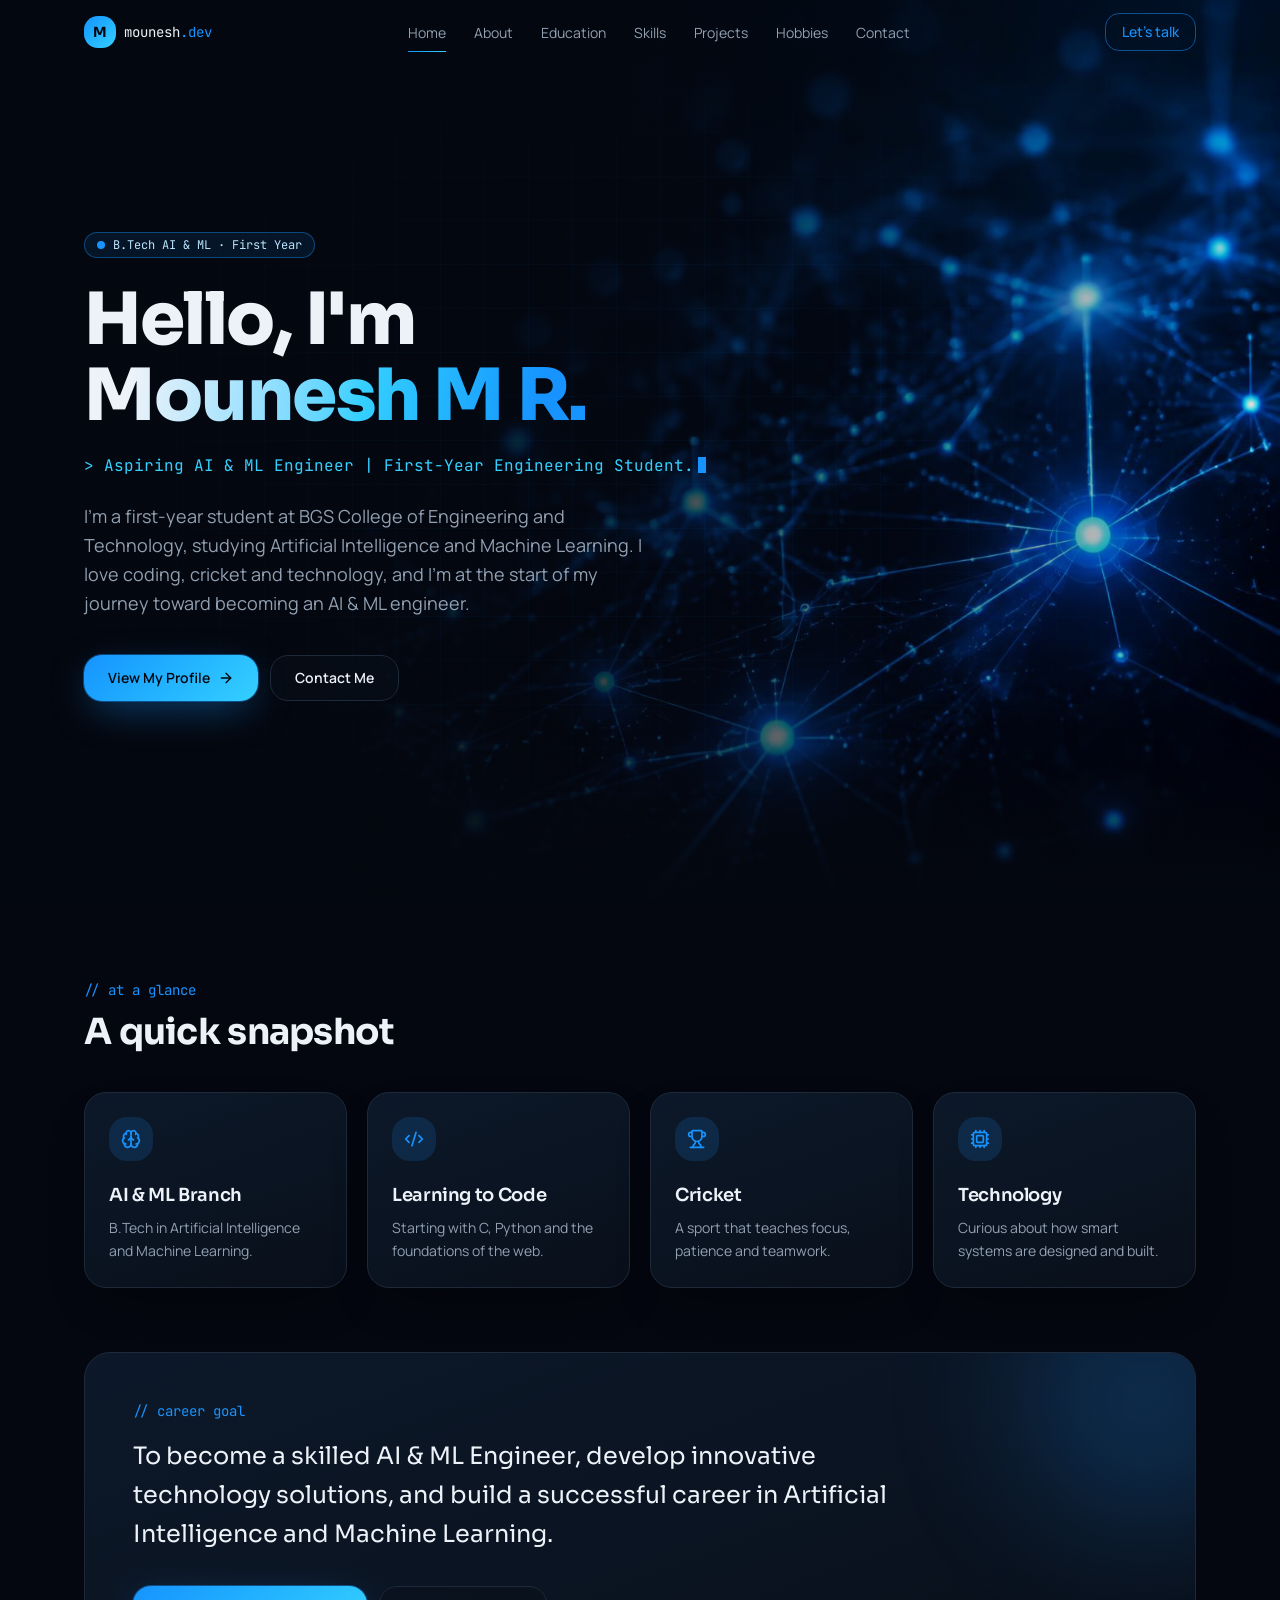
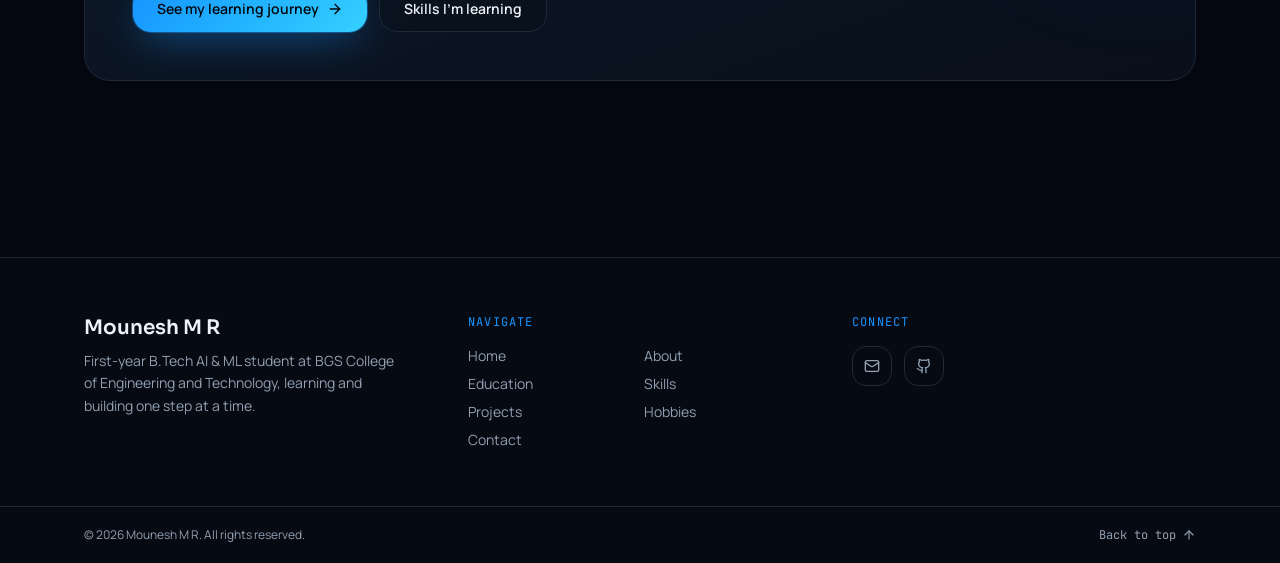
<file: index.html>
<!DOCTYPE html><html lang="en" data-tsd-source="/src/routes/__root.tsx:119:5"><head data-tsd-source="/src/routes/__root.tsx:120:7"><meta charSet="utf-8"/><meta name="viewport" content="width=device-width, initial-scale=1"/><link rel="preload" as="image" href="assets/hero-tech.jpg"/><link rel="stylesheet" href="https://fonts.googleapis.com/css2?family=JetBrains+Mono:wght@400;500&amp;family=Manrope:wght@400;500;600;700&amp;family=Sora:wght@500;600;700;800&amp;display=swap" data-precedence="default"/><link rel="stylesheet" href="style.css" data-precedence="default"/><title>Mounesh M R — Aspiring AI &amp; ML Engineer | Portfolio</title><meta name="author" content="Mounesh M R"/><meta property="og:type" content="website"/><meta name="twitter:card" content="summary_large_image"/><meta name="theme-color" content="#0b1020"/><meta name="description" content="Hello, I&#x27;m Mounesh M R — a first-year B.Tech AI &amp; ML student at BGS College of Engineering and Technology."/><meta property="og:title" content="Mounesh M R — Aspiring AI &amp; ML Engineer"/><meta property="og:description" content="First-year engineering student exploring coding, AI and machine learning."/><link rel="preconnect" href="https://fonts.googleapis.com"/><link rel="preconnect" href="https://fonts.gstatic.com" crossorigin="anonymous"/><link rel="icon" href="favicon.ico" type="image/x-icon"/></head><body data-tsd-source="/src/routes/__root.tsx:123:7"><header class="fixed inset-x-0 top-0 z-50 transition-all duration-300 border-b border-transparent" data-tsd-source="/src/components/site/SiteNav.tsx:22:5"><nav class="mx-auto flex h-16 max-w-6xl items-center justify-between px-5" data-tsd-source="/src/components/site/SiteNav.tsx:28:7"><a class="group flex items-center gap-2 font-mono text-sm active" data-tsd-source="/src/components/site/SiteNav.tsx:29:9" href="index.html" data-status="active" aria-current="page"><span class="grid h-8 w-8 place-items-center rounded-lg bg-gradient-primary font-display text-sm font-bold text-primary-foreground transition-transform group-hover:rotate-6" data-tsd-source="/src/components/site/SiteNav.tsx:30:11">M</span><span class="text-foreground" data-tsd-source="/src/components/site/SiteNav.tsx:33:11">mounesh<span class="text-primary" data-tsd-source="/src/components/site/SiteNav.tsx:34:20">.dev</span></span></a><ul class="hidden items-center gap-1 lg:flex" data-tsd-source="/src/components/site/SiteNav.tsx:38:9"><li data-tsd-source="/src/components/site/SiteNav.tsx:40:13"><a class="relative rounded-md px-3 py-2 text-sm text-muted-foreground transition-colors hover:text-foreground text-foreground" data-tsd-source="/src/components/site/SiteNav.tsx:41:15" href="index.html" data-status="active" aria-current="page">Home<span class="absolute inset-x-3 -bottom-0.5 h-px origin-left bg-gradient-primary transition-transform duration-300 scale-x-100" data-tsd-source="/src/components/site/SiteNav.tsx:50:21"></span></a></li><li data-tsd-source="/src/components/site/SiteNav.tsx:40:13"><a class="relative rounded-md px-3 py-2 text-sm text-muted-foreground transition-colors hover:text-foreground" data-tsd-source="/src/components/site/SiteNav.tsx:41:15" href="about.html">About<span class="absolute inset-x-3 -bottom-0.5 h-px origin-left bg-gradient-primary transition-transform duration-300 scale-x-0" data-tsd-source="/src/components/site/SiteNav.tsx:50:21"></span></a></li><li data-tsd-source="/src/components/site/SiteNav.tsx:40:13"><a class="relative rounded-md px-3 py-2 text-sm text-muted-foreground transition-colors hover:text-foreground" data-tsd-source="/src/components/site/SiteNav.tsx:41:15" href="education.html">Education<span class="absolute inset-x-3 -bottom-0.5 h-px origin-left bg-gradient-primary transition-transform duration-300 scale-x-0" data-tsd-source="/src/components/site/SiteNav.tsx:50:21"></span></a></li><li data-tsd-source="/src/components/site/SiteNav.tsx:40:13"><a class="relative rounded-md px-3 py-2 text-sm text-muted-foreground transition-colors hover:text-foreground" data-tsd-source="/src/components/site/SiteNav.tsx:41:15" href="skills.html">Skills<span class="absolute inset-x-3 -bottom-0.5 h-px origin-left bg-gradient-primary transition-transform duration-300 scale-x-0" data-tsd-source="/src/components/site/SiteNav.tsx:50:21"></span></a></li><li data-tsd-source="/src/components/site/SiteNav.tsx:40:13"><a class="relative rounded-md px-3 py-2 text-sm text-muted-foreground transition-colors hover:text-foreground" data-tsd-source="/src/components/site/SiteNav.tsx:41:15" href="projects.html">Projects<span class="absolute inset-x-3 -bottom-0.5 h-px origin-left bg-gradient-primary transition-transform duration-300 scale-x-0" data-tsd-source="/src/components/site/SiteNav.tsx:50:21"></span></a></li><li data-tsd-source="/src/components/site/SiteNav.tsx:40:13"><a class="relative rounded-md px-3 py-2 text-sm text-muted-foreground transition-colors hover:text-foreground" data-tsd-source="/src/components/site/SiteNav.tsx:41:15" href="hobbies.html">Hobbies<span class="absolute inset-x-3 -bottom-0.5 h-px origin-left bg-gradient-primary transition-transform duration-300 scale-x-0" data-tsd-source="/src/components/site/SiteNav.tsx:50:21"></span></a></li><li data-tsd-source="/src/components/site/SiteNav.tsx:40:13"><a class="relative rounded-md px-3 py-2 text-sm text-muted-foreground transition-colors hover:text-foreground" data-tsd-source="/src/components/site/SiteNav.tsx:41:15" href="contact.html">Contact<span class="absolute inset-x-3 -bottom-0.5 h-px origin-left bg-gradient-primary transition-transform duration-300 scale-x-0" data-tsd-source="/src/components/site/SiteNav.tsx:50:21"></span></a></li></ul><a class="hidden rounded-lg border border-primary/50 px-4 py-2 text-sm font-medium text-primary transition-all hover:bg-primary hover:text-primary-foreground lg:inline-flex" data-tsd-source="/src/components/site/SiteNav.tsx:63:9" href="contact.html">Let&#x27;s talk</a><button type="button" aria-label="Open menu" aria-expanded="false" class="grid h-10 w-10 place-items-center rounded-lg border border-border text-foreground transition-colors hover:border-primary lg:hidden" data-tsd-source="/src/components/site/SiteNav.tsx:70:9"><svg xmlns="http://www.w3.org/2000/svg" width="24" height="24" viewBox="0 0 24 24" fill="none" stroke="currentColor" stroke-width="2" stroke-linecap="round" stroke-linejoin="round" class="lucide lucide-menu h-5 w-5" aria-hidden="true" data-tsd-source="/src/components/site/SiteNav.tsx:77:47"><path d="M4 5h16"></path><path d="M4 12h16"></path><path d="M4 19h16"></path></svg></button></nav><div class="overflow-hidden transition-[max-height] duration-300 lg:hidden max-h-0" data-tsd-source="/src/components/site/SiteNav.tsx:81:7"><ul class="mx-auto max-w-6xl space-y-1 px-5 pb-5" data-tsd-source="/src/components/site/SiteNav.tsx:87:9"><li data-tsd-source="/src/components/site/SiteNav.tsx:89:13"><a class="flex items-center gap-3 rounded-lg px-3 py-3 text-base text-muted-foreground transition-colors hover:bg-accent hover:text-foreground bg-accent text-foreground" data-tsd-source="/src/components/site/SiteNav.tsx:90:15" href="index.html" data-status="active" aria-current="page"><span class="font-mono text-xs text-primary" data-tsd-source="/src/components/site/SiteNav.tsx:96:17">01.</span>Home</a></li><li data-tsd-source="/src/components/site/SiteNav.tsx:89:13"><a class="flex items-center gap-3 rounded-lg px-3 py-3 text-base text-muted-foreground transition-colors hover:bg-accent hover:text-foreground" data-tsd-source="/src/components/site/SiteNav.tsx:90:15" href="about.html"><span class="font-mono text-xs text-primary" data-tsd-source="/src/components/site/SiteNav.tsx:96:17">02.</span>About</a></li><li data-tsd-source="/src/components/site/SiteNav.tsx:89:13"><a class="flex items-center gap-3 rounded-lg px-3 py-3 text-base text-muted-foreground transition-colors hover:bg-accent hover:text-foreground" data-tsd-source="/src/components/site/SiteNav.tsx:90:15" href="education.html"><span class="font-mono text-xs text-primary" data-tsd-source="/src/components/site/SiteNav.tsx:96:17">03.</span>Education</a></li><li data-tsd-source="/src/components/site/SiteNav.tsx:89:13"><a class="flex items-center gap-3 rounded-lg px-3 py-3 text-base text-muted-foreground transition-colors hover:bg-accent hover:text-foreground" data-tsd-source="/src/components/site/SiteNav.tsx:90:15" href="skills.html"><span class="font-mono text-xs text-primary" data-tsd-source="/src/components/site/SiteNav.tsx:96:17">04.</span>Skills</a></li><li data-tsd-source="/src/components/site/SiteNav.tsx:89:13"><a class="flex items-center gap-3 rounded-lg px-3 py-3 text-base text-muted-foreground transition-colors hover:bg-accent hover:text-foreground" data-tsd-source="/src/components/site/SiteNav.tsx:90:15" href="projects.html"><span class="font-mono text-xs text-primary" data-tsd-source="/src/components/site/SiteNav.tsx:96:17">05.</span>Projects</a></li><li data-tsd-source="/src/components/site/SiteNav.tsx:89:13"><a class="flex items-center gap-3 rounded-lg px-3 py-3 text-base text-muted-foreground transition-colors hover:bg-accent hover:text-foreground" data-tsd-source="/src/components/site/SiteNav.tsx:90:15" href="hobbies.html"><span class="font-mono text-xs text-primary" data-tsd-source="/src/components/site/SiteNav.tsx:96:17">06.</span>Hobbies</a></li><li data-tsd-source="/src/components/site/SiteNav.tsx:89:13"><a class="flex items-center gap-3 rounded-lg px-3 py-3 text-base text-muted-foreground transition-colors hover:bg-accent hover:text-foreground" data-tsd-source="/src/components/site/SiteNav.tsx:90:15" href="contact.html"><span class="font-mono text-xs text-primary" data-tsd-source="/src/components/site/SiteNav.tsx:96:17">07.</span>Contact</a></li></ul></div></header><main class="min-h-screen" data-tsd-source="/src/routes/__root.tsx:137:7"><section class="relative isolate flex min-h-[100svh] items-center overflow-hidden" data-tsd-source="/src/routes/index.tsx:37:7"><img src="assets/hero-tech.jpg" alt="" width="1920" height="1088" class="absolute inset-0 -z-20 h-full w-full object-cover object-right opacity-90" data-tsd-source="/src/routes/index.tsx:38:9"/><div class="absolute inset-0 -z-10 hero-fade" data-tsd-source="/src/routes/index.tsx:45:9"></div><div class="absolute inset-0 -z-10 bg-grid opacity-40" data-tsd-source="/src/routes/index.tsx:46:9"></div><div class="absolute inset-x-0 bottom-0 -z-10 h-40 bg-gradient-to-t from-background to-transparent" data-tsd-source="/src/routes/index.tsx:47:9"></div><div class="mx-auto w-full max-w-6xl px-5 pt-24 pb-16" data-tsd-source="/src/routes/index.tsx:49:9"><div class="max-w-2xl" data-tsd-source="/src/routes/index.tsx:50:11"><p class="animate-fade-up inline-flex items-center gap-2 rounded-full border border-primary/40 bg-primary/10 px-3 py-1 font-mono text-xs text-accent-foreground" data-tsd-source="/src/routes/index.tsx:51:13"><span class="h-2 w-2 rounded-full bg-primary animate-pulse-ring" data-tsd-source="/src/routes/index.tsx:52:15"></span>B.Tech AI &amp; ML · First Year</p><h1 class="animate-fade-up mt-6 text-5xl font-extrabold leading-[1.05] sm:text-6xl md:text-7xl" style="animation-delay:100ms" data-tsd-source="/src/routes/index.tsx:56:13">Hello, I&#x27;m <br data-tsd-source="/src/routes/index.tsx:60:26"/><span class="text-gradient" data-tsd-source="/src/routes/index.tsx:61:15">Mounesh M R.</span></h1><p class="animate-fade-up mt-5 font-mono text-sm text-primary-glow sm:text-base" style="animation-delay:200ms" data-tsd-source="/src/routes/index.tsx:64:13">&gt; Aspiring AI &amp; ML Engineer | First-Year Engineering Student.<span class="animate-blink ml-1 inline-block h-4 w-2 translate-y-0.5 bg-primary" data-tsd-source="/src/routes/index.tsx:69:15"></span></p><p class="animate-fade-up mt-6 max-w-xl text-base leading-relaxed text-muted-foreground sm:text-lg" style="animation-delay:300ms" data-tsd-source="/src/routes/index.tsx:72:13">I&#x27;m a first-year student at BGS College of Engineering and Technology, studying Artificial Intelligence and Machine Learning. I love coding, cricket and technology, and I&#x27;m at the start of my journey toward becoming an AI &amp; ML engineer.</p><div class="animate-fade-up mt-9 flex flex-wrap gap-3" style="animation-delay:400ms" data-tsd-source="/src/routes/index.tsx:81:13"><a class="group inline-flex items-center justify-center gap-2 rounded-xl bg-gradient-primary px-6 py-3 text-sm font-semibold text-primary-foreground shadow-glow transition-all duration-300 hover:-translate-y-0.5 hover:brightness-110 focus-visible:outline-none focus-visible:ring-2 focus-visible:ring-ring focus-visible:ring-offset-2 focus-visible:ring-offset-background" data-tsd-source="/src/routes/index.tsx:85:15" href="about.html">View My Profile<svg xmlns="http://www.w3.org/2000/svg" width="24" height="24" viewBox="0 0 24 24" fill="none" stroke="currentColor" stroke-width="2" stroke-linecap="round" stroke-linejoin="round" class="lucide lucide-arrow-right h-4 w-4 transition-transform group-hover:translate-x-1" aria-hidden="true" data-tsd-source="/src/routes/index.tsx:87:17"><path d="M5 12h14"></path><path d="m12 5 7 7-7 7"></path></svg></a><a class="group inline-flex items-center justify-center gap-2 rounded-xl border border-border bg-card/50 px-6 py-3 text-sm font-semibold text-foreground transition-all duration-300 hover:-translate-y-0.5 hover:border-primary hover:text-primary focus-visible:outline-none focus-visible:ring-2 focus-visible:ring-ring" data-tsd-source="/src/routes/index.tsx:89:15" href="contact.html">Contact Me</a></div></div></div></section><section class="mx-auto max-w-6xl px-5 py-20" data-tsd-source="/src/routes/index.tsx:97:7"><div data-visible="false" style="transition-delay:0ms" class="reveal" data-tsd-source="/src/components/site/Reveal.tsx:33:5"><p class="font-mono text-sm text-primary" data-tsd-source="/src/routes/index.tsx:99:11">// at a glance</p><h2 class="mt-3 text-3xl font-bold md:text-4xl" data-tsd-source="/src/routes/index.tsx:100:11">A quick snapshot</h2></div><div class="mt-10 grid gap-5 sm:grid-cols-2 lg:grid-cols-4" data-tsd-source="/src/routes/index.tsx:102:9"><div data-visible="false" style="transition-delay:0ms" class="reveal" data-tsd-source="/src/components/site/Reveal.tsx:33:5"><div class="card-interactive h-full rounded-2xl border border-border bg-gradient-card p-6 shadow-card" data-tsd-source="/src/routes/index.tsx:105:15"><span class="grid h-11 w-11 place-items-center rounded-xl bg-primary/15 text-primary" data-tsd-source="/src/routes/index.tsx:106:17"><svg xmlns="http://www.w3.org/2000/svg" width="24" height="24" viewBox="0 0 24 24" fill="none" stroke="currentColor" stroke-width="2" stroke-linecap="round" stroke-linejoin="round" class="lucide lucide-brain h-5 w-5" aria-hidden="true" data-tsd-source="/src/routes/index.tsx:107:19"><path d="M12 18V5"></path><path d="M15 13a4.17 4.17 0 0 1-3-4 4.17 4.17 0 0 1-3 4"></path><path d="M17.598 6.5A3 3 0 1 0 12 5a3 3 0 1 0-5.598 1.5"></path><path d="M17.997 5.125a4 4 0 0 1 2.526 5.77"></path><path d="M18 18a4 4 0 0 0 2-7.464"></path><path d="M19.967 17.483A4 4 0 1 1 12 18a4 4 0 1 1-7.967-.517"></path><path d="M6 18a4 4 0 0 1-2-7.464"></path><path d="M6.003 5.125a4 4 0 0 0-2.526 5.77"></path></svg></span><h3 class="mt-5 text-lg font-semibold" data-tsd-source="/src/routes/index.tsx:109:17">AI &amp; ML Branch</h3><p class="mt-2 text-sm leading-relaxed text-muted-foreground" data-tsd-source="/src/routes/index.tsx:110:17">B.Tech in Artificial Intelligence and Machine Learning.</p></div></div><div data-visible="false" style="transition-delay:90ms" class="reveal" data-tsd-source="/src/components/site/Reveal.tsx:33:5"><div class="card-interactive h-full rounded-2xl border border-border bg-gradient-card p-6 shadow-card" data-tsd-source="/src/routes/index.tsx:105:15"><span class="grid h-11 w-11 place-items-center rounded-xl bg-primary/15 text-primary" data-tsd-source="/src/routes/index.tsx:106:17"><svg xmlns="http://www.w3.org/2000/svg" width="24" height="24" viewBox="0 0 24 24" fill="none" stroke="currentColor" stroke-width="2" stroke-linecap="round" stroke-linejoin="round" class="lucide lucide-code-xml h-5 w-5" aria-hidden="true" data-tsd-source="/src/routes/index.tsx:107:19"><path d="m18 16 4-4-4-4"></path><path d="m6 8-4 4 4 4"></path><path d="m14.5 4-5 16"></path></svg></span><h3 class="mt-5 text-lg font-semibold" data-tsd-source="/src/routes/index.tsx:109:17">Learning to Code</h3><p class="mt-2 text-sm leading-relaxed text-muted-foreground" data-tsd-source="/src/routes/index.tsx:110:17">Starting with C, Python and the foundations of the web.</p></div></div><div data-visible="false" style="transition-delay:180ms" class="reveal" data-tsd-source="/src/components/site/Reveal.tsx:33:5"><div class="card-interactive h-full rounded-2xl border border-border bg-gradient-card p-6 shadow-card" data-tsd-source="/src/routes/index.tsx:105:15"><span class="grid h-11 w-11 place-items-center rounded-xl bg-primary/15 text-primary" data-tsd-source="/src/routes/index.tsx:106:17"><svg xmlns="http://www.w3.org/2000/svg" width="24" height="24" viewBox="0 0 24 24" fill="none" stroke="currentColor" stroke-width="2" stroke-linecap="round" stroke-linejoin="round" class="lucide lucide-trophy h-5 w-5" aria-hidden="true" data-tsd-source="/src/routes/index.tsx:107:19"><path d="M10 14.66v1.626a2 2 0 0 1-.976 1.696A5 5 0 0 0 7 21.978"></path><path d="M14 14.66v1.626a2 2 0 0 0 .976 1.696A5 5 0 0 1 17 21.978"></path><path d="M18 9h1.5a1 1 0 0 0 0-5H18"></path><path d="M4 22h16"></path><path d="M6 9a6 6 0 0 0 12 0V3a1 1 0 0 0-1-1H7a1 1 0 0 0-1 1z"></path><path d="M6 9H4.5a1 1 0 0 1 0-5H6"></path></svg></span><h3 class="mt-5 text-lg font-semibold" data-tsd-source="/src/routes/index.tsx:109:17">Cricket</h3><p class="mt-2 text-sm leading-relaxed text-muted-foreground" data-tsd-source="/src/routes/index.tsx:110:17">A sport that teaches focus, patience and teamwork.</p></div></div><div data-visible="false" style="transition-delay:270ms" class="reveal" data-tsd-source="/src/components/site/Reveal.tsx:33:5"><div class="card-interactive h-full rounded-2xl border border-border bg-gradient-card p-6 shadow-card" data-tsd-source="/src/routes/index.tsx:105:15"><span class="grid h-11 w-11 place-items-center rounded-xl bg-primary/15 text-primary" data-tsd-source="/src/routes/index.tsx:106:17"><svg xmlns="http://www.w3.org/2000/svg" width="24" height="24" viewBox="0 0 24 24" fill="none" stroke="currentColor" stroke-width="2" stroke-linecap="round" stroke-linejoin="round" class="lucide lucide-cpu h-5 w-5" aria-hidden="true" data-tsd-source="/src/routes/index.tsx:107:19"><path d="M12 20v2"></path><path d="M12 2v2"></path><path d="M17 20v2"></path><path d="M17 2v2"></path><path d="M2 12h2"></path><path d="M2 17h2"></path><path d="M2 7h2"></path><path d="M20 12h2"></path><path d="M20 17h2"></path><path d="M20 7h2"></path><path d="M7 20v2"></path><path d="M7 2v2"></path><rect x="4" y="4" width="16" height="16" rx="2"></rect><rect x="8" y="8" width="8" height="8" rx="1"></rect></svg></span><h3 class="mt-5 text-lg font-semibold" data-tsd-source="/src/routes/index.tsx:109:17">Technology</h3><p class="mt-2 text-sm leading-relaxed text-muted-foreground" data-tsd-source="/src/routes/index.tsx:110:17">Curious about how smart systems are designed and built.</p></div></div></div><div data-visible="false" style="transition-delay:0ms" class="reveal mt-16" data-tsd-source="/src/components/site/Reveal.tsx:33:5"><div class="relative overflow-hidden rounded-3xl border border-border bg-gradient-card p-8 md:p-12" data-tsd-source="/src/routes/index.tsx:117:11"><div class="pointer-events-none absolute -right-20 -top-20 h-64 w-64 rounded-full bg-primary/20 blur-3xl" data-tsd-source="/src/routes/index.tsx:118:13"></div><p class="font-mono text-sm text-primary" data-tsd-source="/src/routes/index.tsx:119:13">// career goal</p><p class="mt-4 max-w-3xl font-display text-xl leading-relaxed md:text-2xl" data-tsd-source="/src/routes/index.tsx:120:13">To become a skilled AI &amp; ML Engineer, develop innovative technology solutions, and build a successful career in Artificial Intelligence and Machine Learning.</p><div class="mt-8 flex flex-wrap gap-3" data-tsd-source="/src/routes/index.tsx:124:13"><a class="group inline-flex items-center justify-center gap-2 rounded-xl bg-gradient-primary px-6 py-3 text-sm font-semibold text-primary-foreground shadow-glow transition-all duration-300 hover:-translate-y-0.5 hover:brightness-110 focus-visible:outline-none focus-visible:ring-2 focus-visible:ring-ring focus-visible:ring-offset-2 focus-visible:ring-offset-background" data-tsd-source="/src/routes/index.tsx:125:15" href="projects.html">See my learning journey<svg xmlns="http://www.w3.org/2000/svg" width="24" height="24" viewBox="0 0 24 24" fill="none" stroke="currentColor" stroke-width="2" stroke-linecap="round" stroke-linejoin="round" class="lucide lucide-arrow-right h-4 w-4 transition-transform group-hover:translate-x-1" aria-hidden="true" data-tsd-source="/src/routes/index.tsx:127:17"><path d="M5 12h14"></path><path d="m12 5 7 7-7 7"></path></svg></a><a class="group inline-flex items-center justify-center gap-2 rounded-xl border border-border bg-card/50 px-6 py-3 text-sm font-semibold text-foreground transition-all duration-300 hover:-translate-y-0.5 hover:border-primary hover:text-primary focus-visible:outline-none focus-visible:ring-2 focus-visible:ring-ring" data-tsd-source="/src/routes/index.tsx:129:15" href="skills.html">Skills I&#x27;m learning</a></div></div></div></section></main><footer class="relative mt-24 border-t border-border bg-card/40" data-tsd-source="/src/components/site/SiteFooter.tsx:7:5"><div class="mx-auto grid max-w-6xl gap-10 px-5 py-14 md:grid-cols-3" data-tsd-source="/src/components/site/SiteFooter.tsx:8:7"><div data-tsd-source="/src/components/site/SiteFooter.tsx:9:9"><p class="font-display text-xl font-semibold" data-tsd-source="/src/components/site/SiteFooter.tsx:10:11">Mounesh M R</p><p class="mt-2 max-w-xs text-sm leading-relaxed text-muted-foreground" data-tsd-source="/src/components/site/SiteFooter.tsx:11:11">First-year B.Tech AI &amp; ML student at BGS College of Engineering and Technology, learning and building one step at a time.</p></div><div data-tsd-source="/src/components/site/SiteFooter.tsx:17:9"><p class="font-mono text-xs uppercase tracking-widest text-primary" data-tsd-source="/src/components/site/SiteFooter.tsx:18:11">Navigate</p><ul class="mt-4 grid grid-cols-2 gap-2 text-sm" data-tsd-source="/src/components/site/SiteFooter.tsx:19:11"><li data-tsd-source="/src/components/site/SiteFooter.tsx:21:15"><a class="text-muted-foreground transition-colors hover:text-primary active" data-tsd-source="/src/components/site/SiteFooter.tsx:22:17" href="index.html" data-status="active" aria-current="page">Home</a></li><li data-tsd-source="/src/components/site/SiteFooter.tsx:21:15"><a class="text-muted-foreground transition-colors hover:text-primary" data-tsd-source="/src/components/site/SiteFooter.tsx:22:17" href="about.html">About</a></li><li data-tsd-source="/src/components/site/SiteFooter.tsx:21:15"><a class="text-muted-foreground transition-colors hover:text-primary" data-tsd-source="/src/components/site/SiteFooter.tsx:22:17" href="education.html">Education</a></li><li data-tsd-source="/src/components/site/SiteFooter.tsx:21:15"><a class="text-muted-foreground transition-colors hover:text-primary" data-tsd-source="/src/components/site/SiteFooter.tsx:22:17" href="skills.html">Skills</a></li><li data-tsd-source="/src/components/site/SiteFooter.tsx:21:15"><a class="text-muted-foreground transition-colors hover:text-primary" data-tsd-source="/src/components/site/SiteFooter.tsx:22:17" href="projects.html">Projects</a></li><li data-tsd-source="/src/components/site/SiteFooter.tsx:21:15"><a class="text-muted-foreground transition-colors hover:text-primary" data-tsd-source="/src/components/site/SiteFooter.tsx:22:17" href="hobbies.html">Hobbies</a></li><li data-tsd-source="/src/components/site/SiteFooter.tsx:21:15"><a class="text-muted-foreground transition-colors hover:text-primary" data-tsd-source="/src/components/site/SiteFooter.tsx:22:17" href="contact.html">Contact</a></li></ul></div><div data-tsd-source="/src/components/site/SiteFooter.tsx:30:9"><p class="font-mono text-xs uppercase tracking-widest text-primary" data-tsd-source="/src/components/site/SiteFooter.tsx:31:11">Connect</p><div class="mt-4 flex gap-3" data-tsd-source="/src/components/site/SiteFooter.tsx:32:11"><a href="mailto:mouneshmr197@gmail.com" rel="noreferrer" aria-label="Email" class="grid h-10 w-10 place-items-center rounded-lg border border-border text-muted-foreground transition-all hover:-translate-y-1 hover:border-primary hover:text-primary" data-tsd-source="/src/components/site/SiteFooter.tsx:38:15"><svg xmlns="http://www.w3.org/2000/svg" width="24" height="24" viewBox="0 0 24 24" fill="none" stroke="currentColor" stroke-width="2" stroke-linecap="round" stroke-linejoin="round" class="lucide lucide-mail h-4 w-4" aria-hidden="true" data-tsd-source="/src/components/site/SiteFooter.tsx:46:17"><path d="m22 7-8.991 5.727a2 2 0 0 1-2.009 0L2 7"></path><rect x="2" y="4" width="20" height="16" rx="2"></rect></svg></a><a href="https://github.com/mounesh197" target="_blank" rel="noreferrer" aria-label="GitHub" class="grid h-10 w-10 place-items-center rounded-lg border border-border text-muted-foreground transition-all hover:-translate-y-1 hover:border-primary hover:text-primary" data-tsd-source="/src/components/site/SiteFooter.tsx:38:15"><svg xmlns="http://www.w3.org/2000/svg" width="24" height="24" viewBox="0 0 24 24" fill="none" stroke="currentColor" stroke-width="2" stroke-linecap="round" stroke-linejoin="round" class="lucide lucide-github h-4 w-4" aria-hidden="true" data-tsd-source="/src/components/site/SiteFooter.tsx:46:17"><path d="M15 22v-4a4.8 4.8 0 0 0-1-3.5c3 0 6-2 6-5.5.08-1.25-.27-2.48-1-3.5.28-1.15.28-2.35 0-3.5 0 0-1 0-3 1.5-2.64-.5-5.36-.5-8 0C6 2 5 2 5 2c-.3 1.15-.3 2.35 0 3.5A5.403 5.403 0 0 0 4 9c0 3.5 3 5.5 6 5.5-.39.49-.68 1.05-.85 1.65-.17.6-.22 1.23-.15 1.85v4"></path><path d="M9 18c-4.51 2-5-2-7-2"></path></svg></a></div></div></div><div class="border-t border-border" data-tsd-source="/src/components/site/SiteFooter.tsx:53:7"><div class="mx-auto flex max-w-6xl flex-col items-center justify-between gap-3 px-5 py-5 text-xs text-muted-foreground sm:flex-row" data-tsd-source="/src/components/site/SiteFooter.tsx:54:9"><p data-tsd-source="/src/components/site/SiteFooter.tsx:55:11">© 2026 Mounesh M R. All rights reserved.</p><button type="button" class="inline-flex items-center gap-1.5 font-mono transition-colors hover:text-primary" data-tsd-source="/src/components/site/SiteFooter.tsx:56:11">Back to top <svg xmlns="http://www.w3.org/2000/svg" width="24" height="24" viewBox="0 0 24 24" fill="none" stroke="currentColor" stroke-width="2" stroke-linecap="round" stroke-linejoin="round" class="lucide lucide-arrow-up h-3.5 w-3.5" aria-hidden="true" data-tsd-source="/src/components/site/SiteFooter.tsx:61:25"><path d="m5 12 7-7 7 7"></path><path d="M12 19V5"></path></svg></button></div></div></footer><script src="script.js"></script></body></html>
</file>
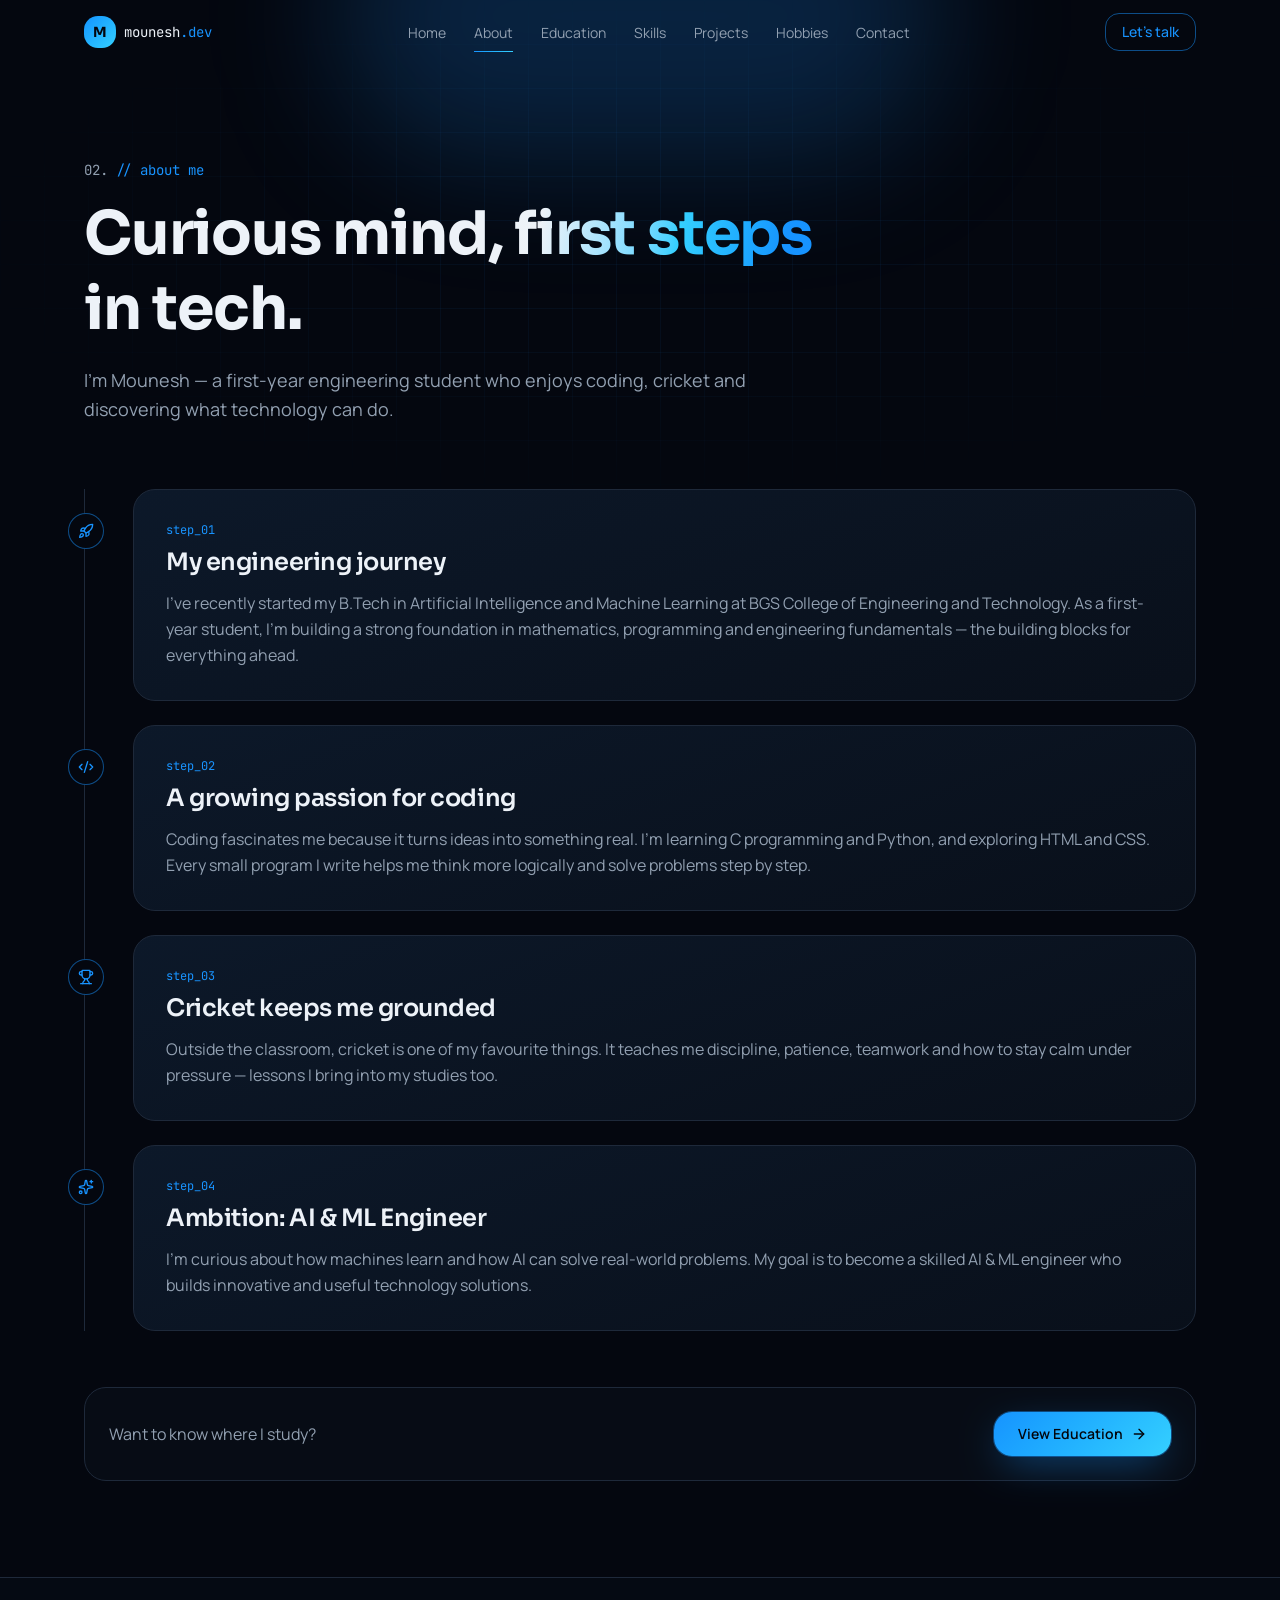
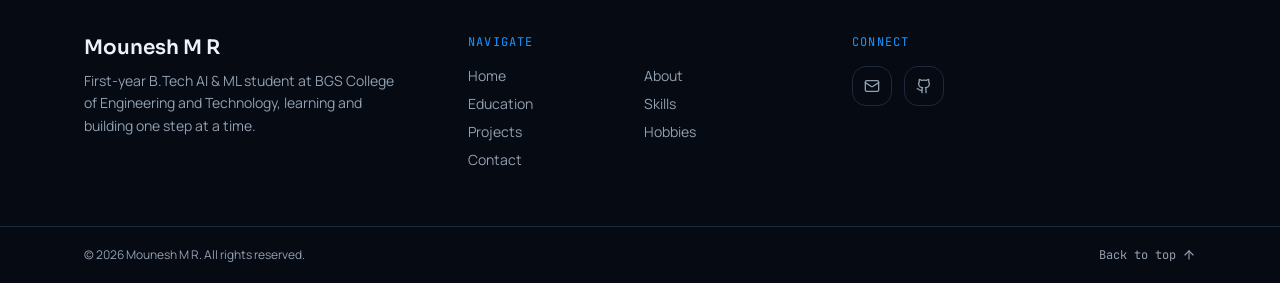
<file: about.html>
<!DOCTYPE html><html lang="en" data-tsd-source="/src/routes/__root.tsx:119:5"><head data-tsd-source="/src/routes/__root.tsx:120:7"><meta charSet="utf-8"/><meta name="viewport" content="width=device-width, initial-scale=1"/><link rel="stylesheet" href="https://fonts.googleapis.com/css2?family=JetBrains+Mono:wght@400;500&amp;family=Manrope:wght@400;500;600;700&amp;family=Sora:wght@500;600;700;800&amp;display=swap" data-precedence="default"/><link rel="stylesheet" href="style.css" data-precedence="default"/><title>About Me — Mounesh M R</title><meta name="author" content="Mounesh M R"/><meta property="og:type" content="website"/><meta name="twitter:card" content="summary_large_image"/><meta name="theme-color" content="#0b1020"/><meta name="description" content="My engineering journey, my passion for coding, cricket and technology, and my ambition to become an AI &amp; ML engineer."/><meta property="og:title" content="About Mounesh M R"/><meta property="og:description" content="A first-year AI &amp; ML student&#x27;s journey into coding and technology."/><link rel="preconnect" href="https://fonts.googleapis.com"/><link rel="preconnect" href="https://fonts.gstatic.com" crossorigin="anonymous"/><link rel="icon" href="favicon.ico" type="image/x-icon"/></head><body data-tsd-source="/src/routes/__root.tsx:123:7"><header class="fixed inset-x-0 top-0 z-50 transition-all duration-300 border-b border-transparent" data-tsd-source="/src/components/site/SiteNav.tsx:22:5"><nav class="mx-auto flex h-16 max-w-6xl items-center justify-between px-5" data-tsd-source="/src/components/site/SiteNav.tsx:28:7"><a class="group flex items-center gap-2 font-mono text-sm" data-tsd-source="/src/components/site/SiteNav.tsx:29:9" href="index.html"><span class="grid h-8 w-8 place-items-center rounded-lg bg-gradient-primary font-display text-sm font-bold text-primary-foreground transition-transform group-hover:rotate-6" data-tsd-source="/src/components/site/SiteNav.tsx:30:11">M</span><span class="text-foreground" data-tsd-source="/src/components/site/SiteNav.tsx:33:11">mounesh<span class="text-primary" data-tsd-source="/src/components/site/SiteNav.tsx:34:20">.dev</span></span></a><ul class="hidden items-center gap-1 lg:flex" data-tsd-source="/src/components/site/SiteNav.tsx:38:9"><li data-tsd-source="/src/components/site/SiteNav.tsx:40:13"><a class="relative rounded-md px-3 py-2 text-sm text-muted-foreground transition-colors hover:text-foreground" data-tsd-source="/src/components/site/SiteNav.tsx:41:15" href="index.html">Home<span class="absolute inset-x-3 -bottom-0.5 h-px origin-left bg-gradient-primary transition-transform duration-300 scale-x-0" data-tsd-source="/src/components/site/SiteNav.tsx:50:21"></span></a></li><li data-tsd-source="/src/components/site/SiteNav.tsx:40:13"><a class="relative rounded-md px-3 py-2 text-sm text-muted-foreground transition-colors hover:text-foreground text-foreground" data-tsd-source="/src/components/site/SiteNav.tsx:41:15" href="about.html" data-status="active" aria-current="page">About<span class="absolute inset-x-3 -bottom-0.5 h-px origin-left bg-gradient-primary transition-transform duration-300 scale-x-100" data-tsd-source="/src/components/site/SiteNav.tsx:50:21"></span></a></li><li data-tsd-source="/src/components/site/SiteNav.tsx:40:13"><a class="relative rounded-md px-3 py-2 text-sm text-muted-foreground transition-colors hover:text-foreground" data-tsd-source="/src/components/site/SiteNav.tsx:41:15" href="education.html">Education<span class="absolute inset-x-3 -bottom-0.5 h-px origin-left bg-gradient-primary transition-transform duration-300 scale-x-0" data-tsd-source="/src/components/site/SiteNav.tsx:50:21"></span></a></li><li data-tsd-source="/src/components/site/SiteNav.tsx:40:13"><a class="relative rounded-md px-3 py-2 text-sm text-muted-foreground transition-colors hover:text-foreground" data-tsd-source="/src/components/site/SiteNav.tsx:41:15" href="skills.html">Skills<span class="absolute inset-x-3 -bottom-0.5 h-px origin-left bg-gradient-primary transition-transform duration-300 scale-x-0" data-tsd-source="/src/components/site/SiteNav.tsx:50:21"></span></a></li><li data-tsd-source="/src/components/site/SiteNav.tsx:40:13"><a class="relative rounded-md px-3 py-2 text-sm text-muted-foreground transition-colors hover:text-foreground" data-tsd-source="/src/components/site/SiteNav.tsx:41:15" href="projects.html">Projects<span class="absolute inset-x-3 -bottom-0.5 h-px origin-left bg-gradient-primary transition-transform duration-300 scale-x-0" data-tsd-source="/src/components/site/SiteNav.tsx:50:21"></span></a></li><li data-tsd-source="/src/components/site/SiteNav.tsx:40:13"><a class="relative rounded-md px-3 py-2 text-sm text-muted-foreground transition-colors hover:text-foreground" data-tsd-source="/src/components/site/SiteNav.tsx:41:15" href="hobbies.html">Hobbies<span class="absolute inset-x-3 -bottom-0.5 h-px origin-left bg-gradient-primary transition-transform duration-300 scale-x-0" data-tsd-source="/src/components/site/SiteNav.tsx:50:21"></span></a></li><li data-tsd-source="/src/components/site/SiteNav.tsx:40:13"><a class="relative rounded-md px-3 py-2 text-sm text-muted-foreground transition-colors hover:text-foreground" data-tsd-source="/src/components/site/SiteNav.tsx:41:15" href="contact.html">Contact<span class="absolute inset-x-3 -bottom-0.5 h-px origin-left bg-gradient-primary transition-transform duration-300 scale-x-0" data-tsd-source="/src/components/site/SiteNav.tsx:50:21"></span></a></li></ul><a class="hidden rounded-lg border border-primary/50 px-4 py-2 text-sm font-medium text-primary transition-all hover:bg-primary hover:text-primary-foreground lg:inline-flex" data-tsd-source="/src/components/site/SiteNav.tsx:63:9" href="contact.html">Let&#x27;s talk</a><button type="button" aria-label="Open menu" aria-expanded="false" class="grid h-10 w-10 place-items-center rounded-lg border border-border text-foreground transition-colors hover:border-primary lg:hidden" data-tsd-source="/src/components/site/SiteNav.tsx:70:9"><svg xmlns="http://www.w3.org/2000/svg" width="24" height="24" viewBox="0 0 24 24" fill="none" stroke="currentColor" stroke-width="2" stroke-linecap="round" stroke-linejoin="round" class="lucide lucide-menu h-5 w-5" aria-hidden="true" data-tsd-source="/src/components/site/SiteNav.tsx:77:47"><path d="M4 5h16"></path><path d="M4 12h16"></path><path d="M4 19h16"></path></svg></button></nav><div class="overflow-hidden transition-[max-height] duration-300 lg:hidden max-h-0" data-tsd-source="/src/components/site/SiteNav.tsx:81:7"><ul class="mx-auto max-w-6xl space-y-1 px-5 pb-5" data-tsd-source="/src/components/site/SiteNav.tsx:87:9"><li data-tsd-source="/src/components/site/SiteNav.tsx:89:13"><a class="flex items-center gap-3 rounded-lg px-3 py-3 text-base text-muted-foreground transition-colors hover:bg-accent hover:text-foreground" data-tsd-source="/src/components/site/SiteNav.tsx:90:15" href="index.html"><span class="font-mono text-xs text-primary" data-tsd-source="/src/components/site/SiteNav.tsx:96:17">01.</span>Home</a></li><li data-tsd-source="/src/components/site/SiteNav.tsx:89:13"><a class="flex items-center gap-3 rounded-lg px-3 py-3 text-base text-muted-foreground transition-colors hover:bg-accent hover:text-foreground bg-accent text-foreground" data-tsd-source="/src/components/site/SiteNav.tsx:90:15" href="about.html" data-status="active" aria-current="page"><span class="font-mono text-xs text-primary" data-tsd-source="/src/components/site/SiteNav.tsx:96:17">02.</span>About</a></li><li data-tsd-source="/src/components/site/SiteNav.tsx:89:13"><a class="flex items-center gap-3 rounded-lg px-3 py-3 text-base text-muted-foreground transition-colors hover:bg-accent hover:text-foreground" data-tsd-source="/src/components/site/SiteNav.tsx:90:15" href="education.html"><span class="font-mono text-xs text-primary" data-tsd-source="/src/components/site/SiteNav.tsx:96:17">03.</span>Education</a></li><li data-tsd-source="/src/components/site/SiteNav.tsx:89:13"><a class="flex items-center gap-3 rounded-lg px-3 py-3 text-base text-muted-foreground transition-colors hover:bg-accent hover:text-foreground" data-tsd-source="/src/components/site/SiteNav.tsx:90:15" href="skills.html"><span class="font-mono text-xs text-primary" data-tsd-source="/src/components/site/SiteNav.tsx:96:17">04.</span>Skills</a></li><li data-tsd-source="/src/components/site/SiteNav.tsx:89:13"><a class="flex items-center gap-3 rounded-lg px-3 py-3 text-base text-muted-foreground transition-colors hover:bg-accent hover:text-foreground" data-tsd-source="/src/components/site/SiteNav.tsx:90:15" href="projects.html"><span class="font-mono text-xs text-primary" data-tsd-source="/src/components/site/SiteNav.tsx:96:17">05.</span>Projects</a></li><li data-tsd-source="/src/components/site/SiteNav.tsx:89:13"><a class="flex items-center gap-3 rounded-lg px-3 py-3 text-base text-muted-foreground transition-colors hover:bg-accent hover:text-foreground" data-tsd-source="/src/components/site/SiteNav.tsx:90:15" href="hobbies.html"><span class="font-mono text-xs text-primary" data-tsd-source="/src/components/site/SiteNav.tsx:96:17">06.</span>Hobbies</a></li><li data-tsd-source="/src/components/site/SiteNav.tsx:89:13"><a class="flex items-center gap-3 rounded-lg px-3 py-3 text-base text-muted-foreground transition-colors hover:bg-accent hover:text-foreground" data-tsd-source="/src/components/site/SiteNav.tsx:90:15" href="contact.html"><span class="font-mono text-xs text-primary" data-tsd-source="/src/components/site/SiteNav.tsx:96:17">07.</span>Contact</a></li></ul></div></header><main class="min-h-screen" data-tsd-source="/src/routes/__root.tsx:137:7"><section class="relative overflow-hidden pt-32 pb-12 md:pt-40 md:pb-16" data-tsd-source="/src/components/site/PageHeader.tsx:15:5"><div class="pointer-events-none absolute inset-0 bg-grid opacity-60" data-tsd-source="/src/components/site/PageHeader.tsx:16:7"></div><div class="pointer-events-none absolute -top-32 left-1/2 h-72 w-[38rem] -translate-x-1/2 rounded-full bg-primary/20 blur-3xl" data-tsd-source="/src/components/site/PageHeader.tsx:17:7"></div><div class="relative mx-auto max-w-6xl px-5" data-tsd-source="/src/components/site/PageHeader.tsx:18:7"><p class="animate-fade-up font-mono text-sm text-primary" data-tsd-source="/src/components/site/PageHeader.tsx:19:9"><span class="text-muted-foreground" data-tsd-source="/src/components/site/PageHeader.tsx:20:11">02.</span> // about me</p><h1 class="animate-fade-up mt-4 max-w-3xl text-4xl font-bold leading-tight md:text-6xl" style="animation-delay:80ms" data-tsd-source="/src/components/site/PageHeader.tsx:22:9">Curious mind, <span class="text-gradient">first steps</span> in tech.</h1><div class="animate-fade-up mt-5 max-w-2xl text-base leading-relaxed text-muted-foreground md:text-lg" style="animation-delay:160ms" data-tsd-source="/src/components/site/PageHeader.tsx:29:11">I&#x27;m Mounesh — a first-year engineering student who enjoys coding, cricket and discovering what technology can do.</div></div></section><section class="mx-auto max-w-6xl px-5" data-tsd-source="/src/routes/about.tsx:57:7"><div class="relative space-y-6 border-l border-border pl-8 md:pl-12" data-tsd-source="/src/routes/about.tsx:58:9"><div data-visible="false" style="transition-delay:0ms" class="reveal" data-tsd-source="/src/components/site/Reveal.tsx:33:5"><div class="relative" data-tsd-source="/src/routes/about.tsx:61:15"><span class="absolute -left-[3.05rem] top-6 grid h-9 w-9 place-items-center rounded-full border border-primary/50 bg-background text-primary md:-left-[4.05rem]" data-tsd-source="/src/routes/about.tsx:62:17"><svg xmlns="http://www.w3.org/2000/svg" width="24" height="24" viewBox="0 0 24 24" fill="none" stroke="currentColor" stroke-width="2" stroke-linecap="round" stroke-linejoin="round" class="lucide lucide-rocket h-4 w-4" aria-hidden="true" data-tsd-source="/src/routes/about.tsx:63:19"><path d="M12 15v5s3.03-.55 4-2c1.08-1.62 0-5 0-5"></path><path d="M4.5 16.5c-1.5 1.26-2 5-2 5s3.74-.5 5-2c.71-.84.7-2.13-.09-2.91a2.18 2.18 0 0 0-2.91-.09"></path><path d="M9 12a22 22 0 0 1 2-3.95A12.88 12.88 0 0 1 22 2c0 2.72-.78 7.5-6 11a22.4 22.4 0 0 1-4 2z"></path><path d="M9 12H4s.55-3.03 2-4c1.62-1.08 5 .05 5 .05"></path></svg></span><div class="card-interactive rounded-2xl border border-border bg-gradient-card p-6 md:p-8" data-tsd-source="/src/routes/about.tsx:65:17"><p class="font-mono text-xs text-primary" data-tsd-source="/src/routes/about.tsx:66:19">step_01</p><h2 class="mt-2 text-xl font-semibold md:text-2xl" data-tsd-source="/src/routes/about.tsx:67:19">My engineering journey</h2><p class="mt-3 leading-relaxed text-muted-foreground" data-tsd-source="/src/routes/about.tsx:68:19">I&#x27;ve recently started my B.Tech in Artificial Intelligence and Machine Learning at BGS College of Engineering and Technology. As a first-year student, I&#x27;m building a strong foundation in mathematics, programming and engineering fundamentals — the building blocks for everything ahead.</p></div></div></div><div data-visible="false" style="transition-delay:60ms" class="reveal" data-tsd-source="/src/components/site/Reveal.tsx:33:5"><div class="relative" data-tsd-source="/src/routes/about.tsx:61:15"><span class="absolute -left-[3.05rem] top-6 grid h-9 w-9 place-items-center rounded-full border border-primary/50 bg-background text-primary md:-left-[4.05rem]" data-tsd-source="/src/routes/about.tsx:62:17"><svg xmlns="http://www.w3.org/2000/svg" width="24" height="24" viewBox="0 0 24 24" fill="none" stroke="currentColor" stroke-width="2" stroke-linecap="round" stroke-linejoin="round" class="lucide lucide-code-xml h-4 w-4" aria-hidden="true" data-tsd-source="/src/routes/about.tsx:63:19"><path d="m18 16 4-4-4-4"></path><path d="m6 8-4 4 4 4"></path><path d="m14.5 4-5 16"></path></svg></span><div class="card-interactive rounded-2xl border border-border bg-gradient-card p-6 md:p-8" data-tsd-source="/src/routes/about.tsx:65:17"><p class="font-mono text-xs text-primary" data-tsd-source="/src/routes/about.tsx:66:19">step_02</p><h2 class="mt-2 text-xl font-semibold md:text-2xl" data-tsd-source="/src/routes/about.tsx:67:19">A growing passion for coding</h2><p class="mt-3 leading-relaxed text-muted-foreground" data-tsd-source="/src/routes/about.tsx:68:19">Coding fascinates me because it turns ideas into something real. I&#x27;m learning C programming and Python, and exploring HTML and CSS. Every small program I write helps me think more logically and solve problems step by step.</p></div></div></div><div data-visible="false" style="transition-delay:120ms" class="reveal" data-tsd-source="/src/components/site/Reveal.tsx:33:5"><div class="relative" data-tsd-source="/src/routes/about.tsx:61:15"><span class="absolute -left-[3.05rem] top-6 grid h-9 w-9 place-items-center rounded-full border border-primary/50 bg-background text-primary md:-left-[4.05rem]" data-tsd-source="/src/routes/about.tsx:62:17"><svg xmlns="http://www.w3.org/2000/svg" width="24" height="24" viewBox="0 0 24 24" fill="none" stroke="currentColor" stroke-width="2" stroke-linecap="round" stroke-linejoin="round" class="lucide lucide-trophy h-4 w-4" aria-hidden="true" data-tsd-source="/src/routes/about.tsx:63:19"><path d="M10 14.66v1.626a2 2 0 0 1-.976 1.696A5 5 0 0 0 7 21.978"></path><path d="M14 14.66v1.626a2 2 0 0 0 .976 1.696A5 5 0 0 1 17 21.978"></path><path d="M18 9h1.5a1 1 0 0 0 0-5H18"></path><path d="M4 22h16"></path><path d="M6 9a6 6 0 0 0 12 0V3a1 1 0 0 0-1-1H7a1 1 0 0 0-1 1z"></path><path d="M6 9H4.5a1 1 0 0 1 0-5H6"></path></svg></span><div class="card-interactive rounded-2xl border border-border bg-gradient-card p-6 md:p-8" data-tsd-source="/src/routes/about.tsx:65:17"><p class="font-mono text-xs text-primary" data-tsd-source="/src/routes/about.tsx:66:19">step_03</p><h2 class="mt-2 text-xl font-semibold md:text-2xl" data-tsd-source="/src/routes/about.tsx:67:19">Cricket keeps me grounded</h2><p class="mt-3 leading-relaxed text-muted-foreground" data-tsd-source="/src/routes/about.tsx:68:19">Outside the classroom, cricket is one of my favourite things. It teaches me discipline, patience, teamwork and how to stay calm under pressure — lessons I bring into my studies too.</p></div></div></div><div data-visible="false" style="transition-delay:180ms" class="reveal" data-tsd-source="/src/components/site/Reveal.tsx:33:5"><div class="relative" data-tsd-source="/src/routes/about.tsx:61:15"><span class="absolute -left-[3.05rem] top-6 grid h-9 w-9 place-items-center rounded-full border border-primary/50 bg-background text-primary md:-left-[4.05rem]" data-tsd-source="/src/routes/about.tsx:62:17"><svg xmlns="http://www.w3.org/2000/svg" width="24" height="24" viewBox="0 0 24 24" fill="none" stroke="currentColor" stroke-width="2" stroke-linecap="round" stroke-linejoin="round" class="lucide lucide-sparkles h-4 w-4" aria-hidden="true" data-tsd-source="/src/routes/about.tsx:63:19"><path d="M11.017 2.814a1 1 0 0 1 1.966 0l1.051 5.558a2 2 0 0 0 1.594 1.594l5.558 1.051a1 1 0 0 1 0 1.966l-5.558 1.051a2 2 0 0 0-1.594 1.594l-1.051 5.558a1 1 0 0 1-1.966 0l-1.051-5.558a2 2 0 0 0-1.594-1.594l-5.558-1.051a1 1 0 0 1 0-1.966l5.558-1.051a2 2 0 0 0 1.594-1.594z"></path><path d="M20 2v4"></path><path d="M22 4h-4"></path><circle cx="4" cy="20" r="2"></circle></svg></span><div class="card-interactive rounded-2xl border border-border bg-gradient-card p-6 md:p-8" data-tsd-source="/src/routes/about.tsx:65:17"><p class="font-mono text-xs text-primary" data-tsd-source="/src/routes/about.tsx:66:19">step_04</p><h2 class="mt-2 text-xl font-semibold md:text-2xl" data-tsd-source="/src/routes/about.tsx:67:19">Ambition: AI &amp; ML Engineer</h2><p class="mt-3 leading-relaxed text-muted-foreground" data-tsd-source="/src/routes/about.tsx:68:19">I&#x27;m curious about how machines learn and how AI can solve real-world problems. My goal is to become a skilled AI &amp; ML engineer who builds innovative and useful technology solutions.</p></div></div></div></div><div data-visible="false" style="transition-delay:0ms" class="reveal mt-14 flex flex-wrap items-center justify-between gap-4 rounded-2xl border border-border bg-card/60 p-6" data-tsd-source="/src/components/site/Reveal.tsx:33:5"><p class="text-muted-foreground" data-tsd-source="/src/routes/about.tsx:76:11">Want to know where I study?</p><a class="group inline-flex items-center justify-center gap-2 rounded-xl bg-gradient-primary px-6 py-3 text-sm font-semibold text-primary-foreground shadow-glow transition-all duration-300 hover:-translate-y-0.5 hover:brightness-110 focus-visible:outline-none focus-visible:ring-2 focus-visible:ring-ring focus-visible:ring-offset-2 focus-visible:ring-offset-background" data-tsd-source="/src/routes/about.tsx:77:11" href="education.html">View Education <svg xmlns="http://www.w3.org/2000/svg" width="24" height="24" viewBox="0 0 24 24" fill="none" stroke="currentColor" stroke-width="2" stroke-linecap="round" stroke-linejoin="round" class="lucide lucide-arrow-right h-4 w-4 transition-transform group-hover:translate-x-1" aria-hidden="true" data-tsd-source="/src/routes/about.tsx:78:28"><path d="M5 12h14"></path><path d="m12 5 7 7-7 7"></path></svg></a></div></section></main><footer class="relative mt-24 border-t border-border bg-card/40" data-tsd-source="/src/components/site/SiteFooter.tsx:7:5"><div class="mx-auto grid max-w-6xl gap-10 px-5 py-14 md:grid-cols-3" data-tsd-source="/src/components/site/SiteFooter.tsx:8:7"><div data-tsd-source="/src/components/site/SiteFooter.tsx:9:9"><p class="font-display text-xl font-semibold" data-tsd-source="/src/components/site/SiteFooter.tsx:10:11">Mounesh M R</p><p class="mt-2 max-w-xs text-sm leading-relaxed text-muted-foreground" data-tsd-source="/src/components/site/SiteFooter.tsx:11:11">First-year B.Tech AI &amp; ML student at BGS College of Engineering and Technology, learning and building one step at a time.</p></div><div data-tsd-source="/src/components/site/SiteFooter.tsx:17:9"><p class="font-mono text-xs uppercase tracking-widest text-primary" data-tsd-source="/src/components/site/SiteFooter.tsx:18:11">Navigate</p><ul class="mt-4 grid grid-cols-2 gap-2 text-sm" data-tsd-source="/src/components/site/SiteFooter.tsx:19:11"><li data-tsd-source="/src/components/site/SiteFooter.tsx:21:15"><a class="text-muted-foreground transition-colors hover:text-primary" data-tsd-source="/src/components/site/SiteFooter.tsx:22:17" href="index.html">Home</a></li><li data-tsd-source="/src/components/site/SiteFooter.tsx:21:15"><a class="text-muted-foreground transition-colors hover:text-primary active" data-tsd-source="/src/components/site/SiteFooter.tsx:22:17" href="about.html" data-status="active" aria-current="page">About</a></li><li data-tsd-source="/src/components/site/SiteFooter.tsx:21:15"><a class="text-muted-foreground transition-colors hover:text-primary" data-tsd-source="/src/components/site/SiteFooter.tsx:22:17" href="education.html">Education</a></li><li data-tsd-source="/src/components/site/SiteFooter.tsx:21:15"><a class="text-muted-foreground transition-colors hover:text-primary" data-tsd-source="/src/components/site/SiteFooter.tsx:22:17" href="skills.html">Skills</a></li><li data-tsd-source="/src/components/site/SiteFooter.tsx:21:15"><a class="text-muted-foreground transition-colors hover:text-primary" data-tsd-source="/src/components/site/SiteFooter.tsx:22:17" href="projects.html">Projects</a></li><li data-tsd-source="/src/components/site/SiteFooter.tsx:21:15"><a class="text-muted-foreground transition-colors hover:text-primary" data-tsd-source="/src/components/site/SiteFooter.tsx:22:17" href="hobbies.html">Hobbies</a></li><li data-tsd-source="/src/components/site/SiteFooter.tsx:21:15"><a class="text-muted-foreground transition-colors hover:text-primary" data-tsd-source="/src/components/site/SiteFooter.tsx:22:17" href="contact.html">Contact</a></li></ul></div><div data-tsd-source="/src/components/site/SiteFooter.tsx:30:9"><p class="font-mono text-xs uppercase tracking-widest text-primary" data-tsd-source="/src/components/site/SiteFooter.tsx:31:11">Connect</p><div class="mt-4 flex gap-3" data-tsd-source="/src/components/site/SiteFooter.tsx:32:11"><a href="mailto:mouneshmr197@gmail.com" rel="noreferrer" aria-label="Email" class="grid h-10 w-10 place-items-center rounded-lg border border-border text-muted-foreground transition-all hover:-translate-y-1 hover:border-primary hover:text-primary" data-tsd-source="/src/components/site/SiteFooter.tsx:38:15"><svg xmlns="http://www.w3.org/2000/svg" width="24" height="24" viewBox="0 0 24 24" fill="none" stroke="currentColor" stroke-width="2" stroke-linecap="round" stroke-linejoin="round" class="lucide lucide-mail h-4 w-4" aria-hidden="true" data-tsd-source="/src/components/site/SiteFooter.tsx:46:17"><path d="m22 7-8.991 5.727a2 2 0 0 1-2.009 0L2 7"></path><rect x="2" y="4" width="20" height="16" rx="2"></rect></svg></a><a href="https://github.com/mounesh197" target="_blank" rel="noreferrer" aria-label="GitHub" class="grid h-10 w-10 place-items-center rounded-lg border border-border text-muted-foreground transition-all hover:-translate-y-1 hover:border-primary hover:text-primary" data-tsd-source="/src/components/site/SiteFooter.tsx:38:15"><svg xmlns="http://www.w3.org/2000/svg" width="24" height="24" viewBox="0 0 24 24" fill="none" stroke="currentColor" stroke-width="2" stroke-linecap="round" stroke-linejoin="round" class="lucide lucide-github h-4 w-4" aria-hidden="true" data-tsd-source="/src/components/site/SiteFooter.tsx:46:17"><path d="M15 22v-4a4.8 4.8 0 0 0-1-3.5c3 0 6-2 6-5.5.08-1.25-.27-2.48-1-3.5.28-1.15.28-2.35 0-3.5 0 0-1 0-3 1.5-2.64-.5-5.36-.5-8 0C6 2 5 2 5 2c-.3 1.15-.3 2.35 0 3.5A5.403 5.403 0 0 0 4 9c0 3.5 3 5.5 6 5.5-.39.49-.68 1.05-.85 1.65-.17.6-.22 1.23-.15 1.85v4"></path><path d="M9 18c-4.51 2-5-2-7-2"></path></svg></a></div></div></div><div class="border-t border-border" data-tsd-source="/src/components/site/SiteFooter.tsx:53:7"><div class="mx-auto flex max-w-6xl flex-col items-center justify-between gap-3 px-5 py-5 text-xs text-muted-foreground sm:flex-row" data-tsd-source="/src/components/site/SiteFooter.tsx:54:9"><p data-tsd-source="/src/components/site/SiteFooter.tsx:55:11">© 2026 Mounesh M R. All rights reserved.</p><button type="button" class="inline-flex items-center gap-1.5 font-mono transition-colors hover:text-primary" data-tsd-source="/src/components/site/SiteFooter.tsx:56:11">Back to top <svg xmlns="http://www.w3.org/2000/svg" width="24" height="24" viewBox="0 0 24 24" fill="none" stroke="currentColor" stroke-width="2" stroke-linecap="round" stroke-linejoin="round" class="lucide lucide-arrow-up h-3.5 w-3.5" aria-hidden="true" data-tsd-source="/src/components/site/SiteFooter.tsx:61:25"><path d="m5 12 7-7 7 7"></path><path d="M12 19V5"></path></svg></button></div></div></footer><script src="script.js"></script></body></html>
</file>
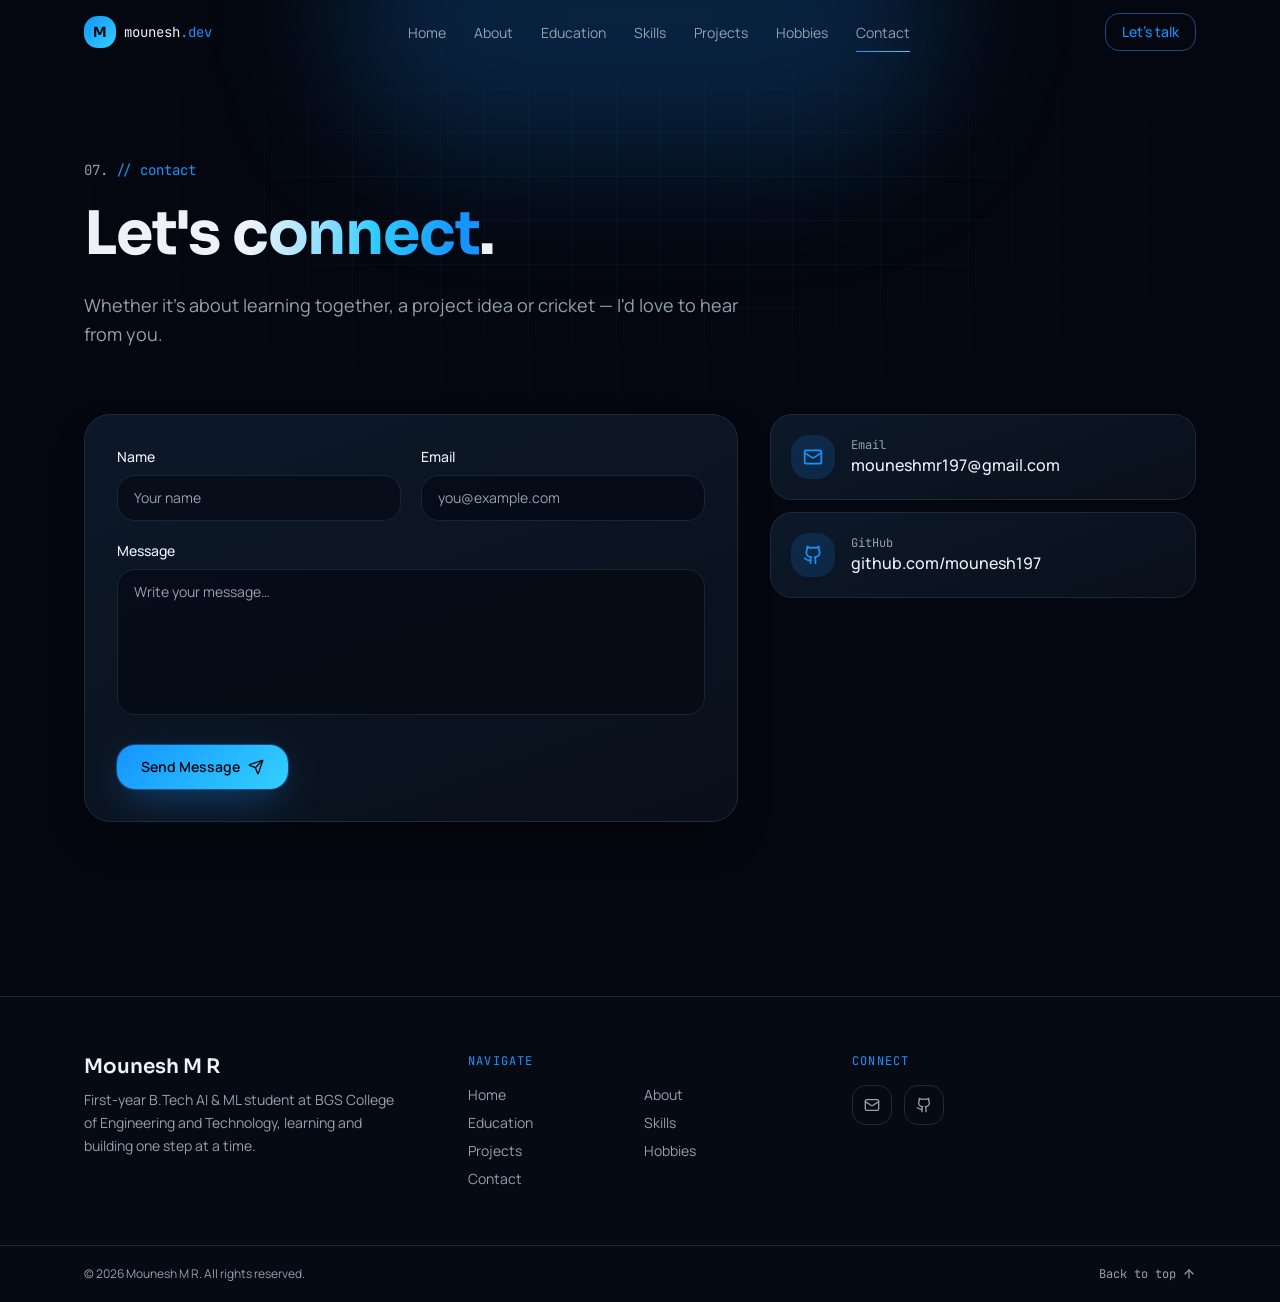
<file: contact.html>
<!DOCTYPE html><html lang="en" data-tsd-source="/src/routes/__root.tsx:119:5"><head data-tsd-source="/src/routes/__root.tsx:120:7"><meta charSet="utf-8"/><meta name="viewport" content="width=device-width, initial-scale=1"/><link rel="stylesheet" href="https://fonts.googleapis.com/css2?family=JetBrains+Mono:wght@400;500&amp;family=Manrope:wght@400;500;600;700&amp;family=Sora:wght@500;600;700;800&amp;display=swap" data-precedence="default"/><link rel="stylesheet" href="style.css" data-precedence="default"/><title>Contact — Mounesh M R</title><meta name="author" content="Mounesh M R"/><meta property="og:type" content="website"/><meta name="twitter:card" content="summary_large_image"/><meta name="theme-color" content="#0b1020"/><meta name="description" content="Get in touch with Mounesh M R by email or GitHub."/><meta property="og:title" content="Contact Mounesh M R"/><meta property="og:description" content="Send a message or connect on GitHub."/><link rel="preconnect" href="https://fonts.googleapis.com"/><link rel="preconnect" href="https://fonts.gstatic.com" crossorigin="anonymous"/><link rel="icon" href="favicon.ico" type="image/x-icon"/></head><body data-tsd-source="/src/routes/__root.tsx:123:7"><header class="fixed inset-x-0 top-0 z-50 transition-all duration-300 border-b border-transparent" data-tsd-source="/src/components/site/SiteNav.tsx:22:5"><nav class="mx-auto flex h-16 max-w-6xl items-center justify-between px-5" data-tsd-source="/src/components/site/SiteNav.tsx:28:7"><a class="group flex items-center gap-2 font-mono text-sm" data-tsd-source="/src/components/site/SiteNav.tsx:29:9" href="index.html"><span class="grid h-8 w-8 place-items-center rounded-lg bg-gradient-primary font-display text-sm font-bold text-primary-foreground transition-transform group-hover:rotate-6" data-tsd-source="/src/components/site/SiteNav.tsx:30:11">M</span><span class="text-foreground" data-tsd-source="/src/components/site/SiteNav.tsx:33:11">mounesh<span class="text-primary" data-tsd-source="/src/components/site/SiteNav.tsx:34:20">.dev</span></span></a><ul class="hidden items-center gap-1 lg:flex" data-tsd-source="/src/components/site/SiteNav.tsx:38:9"><li data-tsd-source="/src/components/site/SiteNav.tsx:40:13"><a class="relative rounded-md px-3 py-2 text-sm text-muted-foreground transition-colors hover:text-foreground" data-tsd-source="/src/components/site/SiteNav.tsx:41:15" href="index.html">Home<span class="absolute inset-x-3 -bottom-0.5 h-px origin-left bg-gradient-primary transition-transform duration-300 scale-x-0" data-tsd-source="/src/components/site/SiteNav.tsx:50:21"></span></a></li><li data-tsd-source="/src/components/site/SiteNav.tsx:40:13"><a class="relative rounded-md px-3 py-2 text-sm text-muted-foreground transition-colors hover:text-foreground" data-tsd-source="/src/components/site/SiteNav.tsx:41:15" href="about.html">About<span class="absolute inset-x-3 -bottom-0.5 h-px origin-left bg-gradient-primary transition-transform duration-300 scale-x-0" data-tsd-source="/src/components/site/SiteNav.tsx:50:21"></span></a></li><li data-tsd-source="/src/components/site/SiteNav.tsx:40:13"><a class="relative rounded-md px-3 py-2 text-sm text-muted-foreground transition-colors hover:text-foreground" data-tsd-source="/src/components/site/SiteNav.tsx:41:15" href="education.html">Education<span class="absolute inset-x-3 -bottom-0.5 h-px origin-left bg-gradient-primary transition-transform duration-300 scale-x-0" data-tsd-source="/src/components/site/SiteNav.tsx:50:21"></span></a></li><li data-tsd-source="/src/components/site/SiteNav.tsx:40:13"><a class="relative rounded-md px-3 py-2 text-sm text-muted-foreground transition-colors hover:text-foreground" data-tsd-source="/src/components/site/SiteNav.tsx:41:15" href="skills.html">Skills<span class="absolute inset-x-3 -bottom-0.5 h-px origin-left bg-gradient-primary transition-transform duration-300 scale-x-0" data-tsd-source="/src/components/site/SiteNav.tsx:50:21"></span></a></li><li data-tsd-source="/src/components/site/SiteNav.tsx:40:13"><a class="relative rounded-md px-3 py-2 text-sm text-muted-foreground transition-colors hover:text-foreground" data-tsd-source="/src/components/site/SiteNav.tsx:41:15" href="projects.html">Projects<span class="absolute inset-x-3 -bottom-0.5 h-px origin-left bg-gradient-primary transition-transform duration-300 scale-x-0" data-tsd-source="/src/components/site/SiteNav.tsx:50:21"></span></a></li><li data-tsd-source="/src/components/site/SiteNav.tsx:40:13"><a class="relative rounded-md px-3 py-2 text-sm text-muted-foreground transition-colors hover:text-foreground" data-tsd-source="/src/components/site/SiteNav.tsx:41:15" href="hobbies.html">Hobbies<span class="absolute inset-x-3 -bottom-0.5 h-px origin-left bg-gradient-primary transition-transform duration-300 scale-x-0" data-tsd-source="/src/components/site/SiteNav.tsx:50:21"></span></a></li><li data-tsd-source="/src/components/site/SiteNav.tsx:40:13"><a class="relative rounded-md px-3 py-2 text-sm text-muted-foreground transition-colors hover:text-foreground text-foreground" data-tsd-source="/src/components/site/SiteNav.tsx:41:15" href="contact.html" data-status="active" aria-current="page">Contact<span class="absolute inset-x-3 -bottom-0.5 h-px origin-left bg-gradient-primary transition-transform duration-300 scale-x-100" data-tsd-source="/src/components/site/SiteNav.tsx:50:21"></span></a></li></ul><a class="hidden rounded-lg border border-primary/50 px-4 py-2 text-sm font-medium text-primary transition-all hover:bg-primary hover:text-primary-foreground lg:inline-flex active" data-tsd-source="/src/components/site/SiteNav.tsx:63:9" href="contact.html" data-status="active" aria-current="page">Let&#x27;s talk</a><button type="button" aria-label="Open menu" aria-expanded="false" class="grid h-10 w-10 place-items-center rounded-lg border border-border text-foreground transition-colors hover:border-primary lg:hidden" data-tsd-source="/src/components/site/SiteNav.tsx:70:9"><svg xmlns="http://www.w3.org/2000/svg" width="24" height="24" viewBox="0 0 24 24" fill="none" stroke="currentColor" stroke-width="2" stroke-linecap="round" stroke-linejoin="round" class="lucide lucide-menu h-5 w-5" aria-hidden="true" data-tsd-source="/src/components/site/SiteNav.tsx:77:47"><path d="M4 5h16"></path><path d="M4 12h16"></path><path d="M4 19h16"></path></svg></button></nav><div class="overflow-hidden transition-[max-height] duration-300 lg:hidden max-h-0" data-tsd-source="/src/components/site/SiteNav.tsx:81:7"><ul class="mx-auto max-w-6xl space-y-1 px-5 pb-5" data-tsd-source="/src/components/site/SiteNav.tsx:87:9"><li data-tsd-source="/src/components/site/SiteNav.tsx:89:13"><a class="flex items-center gap-3 rounded-lg px-3 py-3 text-base text-muted-foreground transition-colors hover:bg-accent hover:text-foreground" data-tsd-source="/src/components/site/SiteNav.tsx:90:15" href="index.html"><span class="font-mono text-xs text-primary" data-tsd-source="/src/components/site/SiteNav.tsx:96:17">01.</span>Home</a></li><li data-tsd-source="/src/components/site/SiteNav.tsx:89:13"><a class="flex items-center gap-3 rounded-lg px-3 py-3 text-base text-muted-foreground transition-colors hover:bg-accent hover:text-foreground" data-tsd-source="/src/components/site/SiteNav.tsx:90:15" href="about.html"><span class="font-mono text-xs text-primary" data-tsd-source="/src/components/site/SiteNav.tsx:96:17">02.</span>About</a></li><li data-tsd-source="/src/components/site/SiteNav.tsx:89:13"><a class="flex items-center gap-3 rounded-lg px-3 py-3 text-base text-muted-foreground transition-colors hover:bg-accent hover:text-foreground" data-tsd-source="/src/components/site/SiteNav.tsx:90:15" href="education.html"><span class="font-mono text-xs text-primary" data-tsd-source="/src/components/site/SiteNav.tsx:96:17">03.</span>Education</a></li><li data-tsd-source="/src/components/site/SiteNav.tsx:89:13"><a class="flex items-center gap-3 rounded-lg px-3 py-3 text-base text-muted-foreground transition-colors hover:bg-accent hover:text-foreground" data-tsd-source="/src/components/site/SiteNav.tsx:90:15" href="skills.html"><span class="font-mono text-xs text-primary" data-tsd-source="/src/components/site/SiteNav.tsx:96:17">04.</span>Skills</a></li><li data-tsd-source="/src/components/site/SiteNav.tsx:89:13"><a class="flex items-center gap-3 rounded-lg px-3 py-3 text-base text-muted-foreground transition-colors hover:bg-accent hover:text-foreground" data-tsd-source="/src/components/site/SiteNav.tsx:90:15" href="projects.html"><span class="font-mono text-xs text-primary" data-tsd-source="/src/components/site/SiteNav.tsx:96:17">05.</span>Projects</a></li><li data-tsd-source="/src/components/site/SiteNav.tsx:89:13"><a class="flex items-center gap-3 rounded-lg px-3 py-3 text-base text-muted-foreground transition-colors hover:bg-accent hover:text-foreground" data-tsd-source="/src/components/site/SiteNav.tsx:90:15" href="hobbies.html"><span class="font-mono text-xs text-primary" data-tsd-source="/src/components/site/SiteNav.tsx:96:17">06.</span>Hobbies</a></li><li data-tsd-source="/src/components/site/SiteNav.tsx:89:13"><a class="flex items-center gap-3 rounded-lg px-3 py-3 text-base text-muted-foreground transition-colors hover:bg-accent hover:text-foreground bg-accent text-foreground" data-tsd-source="/src/components/site/SiteNav.tsx:90:15" href="contact.html" data-status="active" aria-current="page"><span class="font-mono text-xs text-primary" data-tsd-source="/src/components/site/SiteNav.tsx:96:17">07.</span>Contact</a></li></ul></div></header><main class="min-h-screen" data-tsd-source="/src/routes/__root.tsx:137:7"><section class="relative overflow-hidden pt-32 pb-12 md:pt-40 md:pb-16" data-tsd-source="/src/components/site/PageHeader.tsx:15:5"><div class="pointer-events-none absolute inset-0 bg-grid opacity-60" data-tsd-source="/src/components/site/PageHeader.tsx:16:7"></div><div class="pointer-events-none absolute -top-32 left-1/2 h-72 w-[38rem] -translate-x-1/2 rounded-full bg-primary/20 blur-3xl" data-tsd-source="/src/components/site/PageHeader.tsx:17:7"></div><div class="relative mx-auto max-w-6xl px-5" data-tsd-source="/src/components/site/PageHeader.tsx:18:7"><p class="animate-fade-up font-mono text-sm text-primary" data-tsd-source="/src/components/site/PageHeader.tsx:19:9"><span class="text-muted-foreground" data-tsd-source="/src/components/site/PageHeader.tsx:20:11">07.</span> // contact</p><h1 class="animate-fade-up mt-4 max-w-3xl text-4xl font-bold leading-tight md:text-6xl" style="animation-delay:80ms" data-tsd-source="/src/components/site/PageHeader.tsx:22:9">Let&#x27;s <span class="text-gradient">connect</span>.</h1><div class="animate-fade-up mt-5 max-w-2xl text-base leading-relaxed text-muted-foreground md:text-lg" style="animation-delay:160ms" data-tsd-source="/src/components/site/PageHeader.tsx:29:11">Whether it&#x27;s about learning together, a project idea or cricket — I&#x27;d love to hear from you.</div></div></section><section class="mx-auto grid max-w-6xl gap-8 px-5 lg:grid-cols-5" data-tsd-source="/src/routes/contact.tsx:73:7"><div data-visible="false" style="transition-delay:0ms" class="reveal lg:col-span-3" data-tsd-source="/src/components/site/Reveal.tsx:33:5"><form noValidate="" class="rounded-3xl border border-border bg-gradient-card p-6 shadow-card md:p-8" data-tsd-source="/src/routes/contact.tsx:75:11"><div class="grid gap-5 sm:grid-cols-2" data-tsd-source="/src/routes/contact.tsx:80:13"><div data-tsd-source="/src/routes/contact.tsx:81:15"><label for="name" class="mb-2 block text-sm font-medium" data-tsd-source="/src/routes/contact.tsx:82:17">Name</label><input id="name" maxLength="100" placeholder="Your name" class="w-full rounded-xl border border-input bg-background/60 px-4 py-3 text-sm text-foreground placeholder:text-muted-foreground transition-colors focus:border-primary focus:outline-none focus:ring-2 focus:ring-ring/40" data-tsd-source="/src/routes/contact.tsx:83:17" name="name"/></div><div data-tsd-source="/src/routes/contact.tsx:86:15"><label for="email" class="mb-2 block text-sm font-medium" data-tsd-source="/src/routes/contact.tsx:87:17">Email</label><input id="email" type="email" maxLength="255" placeholder="you@example.com" class="w-full rounded-xl border border-input bg-background/60 px-4 py-3 text-sm text-foreground placeholder:text-muted-foreground transition-colors focus:border-primary focus:outline-none focus:ring-2 focus:ring-ring/40" data-tsd-source="/src/routes/contact.tsx:88:17" name="email"/></div></div><div class="mt-5" data-tsd-source="/src/routes/contact.tsx:92:13"><label for="message" class="mb-2 block text-sm font-medium" data-tsd-source="/src/routes/contact.tsx:93:15">Message</label><textarea id="message" name="message" rows="6" maxLength="1000" placeholder="Write your message…" class="w-full rounded-xl border border-input bg-background/60 px-4 py-3 text-sm text-foreground placeholder:text-muted-foreground transition-colors focus:border-primary focus:outline-none focus:ring-2 focus:ring-ring/40 resize-none" data-tsd-source="/src/routes/contact.tsx:94:15"></textarea></div><div class="mt-6 flex flex-wrap items-center gap-4" data-tsd-source="/src/routes/contact.tsx:97:13"><button type="submit" class="group inline-flex items-center justify-center gap-2 rounded-xl bg-gradient-primary px-6 py-3 text-sm font-semibold text-primary-foreground shadow-glow transition-all duration-300 hover:-translate-y-0.5 hover:brightness-110 focus-visible:outline-none focus-visible:ring-2 focus-visible:ring-ring focus-visible:ring-offset-2 focus-visible:ring-offset-background" data-tsd-source="/src/routes/contact.tsx:98:15">Send Message <svg xmlns="http://www.w3.org/2000/svg" width="24" height="24" viewBox="0 0 24 24" fill="none" stroke="currentColor" stroke-width="2" stroke-linecap="round" stroke-linejoin="round" class="lucide lucide-send h-4 w-4 transition-transform group-hover:translate-x-1" aria-hidden="true" data-tsd-source="/src/routes/contact.tsx:99:30"><path d="M14.536 21.686a.5.5 0 0 0 .937-.024l6.5-19a.496.496 0 0 0-.635-.635l-19 6.5a.5.5 0 0 0-.024.937l7.93 3.18a2 2 0 0 1 1.112 1.11z"></path><path d="m21.854 2.147-10.94 10.939"></path></svg></button></div></form></div><div data-visible="false" style="transition-delay:120ms" class="reveal lg:col-span-2" data-tsd-source="/src/components/site/Reveal.tsx:33:5"><div class="space-y-3" data-tsd-source="/src/routes/contact.tsx:111:11"><a href="mailto:mouneshmr197@gmail.com" rel="noreferrer" class="card-interactive group flex items-center gap-4 rounded-2xl border border-border bg-gradient-card p-5" data-tsd-source="/src/routes/contact.tsx:113:15"><span class="grid h-11 w-11 place-items-center rounded-xl bg-primary/15 text-primary transition-colors group-hover:bg-primary group-hover:text-primary-foreground" data-tsd-source="/src/routes/contact.tsx:120:17"><svg xmlns="http://www.w3.org/2000/svg" width="24" height="24" viewBox="0 0 24 24" fill="none" stroke="currentColor" stroke-width="2" stroke-linecap="round" stroke-linejoin="round" class="lucide lucide-mail h-5 w-5" aria-hidden="true" data-tsd-source="/src/routes/contact.tsx:121:19"><path d="m22 7-8.991 5.727a2 2 0 0 1-2.009 0L2 7"></path><rect x="2" y="4" width="20" height="16" rx="2"></rect></svg></span><span class="min-w-0" data-tsd-source="/src/routes/contact.tsx:123:17"><span class="block font-mono text-xs text-muted-foreground" data-tsd-source="/src/routes/contact.tsx:124:19">Email</span><span class="block truncate font-medium" data-tsd-source="/src/routes/contact.tsx:125:19">mouneshmr197@gmail.com</span></span></a><a href="https://github.com/mounesh197" target="_blank" rel="noreferrer" class="card-interactive group flex items-center gap-4 rounded-2xl border border-border bg-gradient-card p-5" data-tsd-source="/src/routes/contact.tsx:113:15"><span class="grid h-11 w-11 place-items-center rounded-xl bg-primary/15 text-primary transition-colors group-hover:bg-primary group-hover:text-primary-foreground" data-tsd-source="/src/routes/contact.tsx:120:17"><svg xmlns="http://www.w3.org/2000/svg" width="24" height="24" viewBox="0 0 24 24" fill="none" stroke="currentColor" stroke-width="2" stroke-linecap="round" stroke-linejoin="round" class="lucide lucide-github h-5 w-5" aria-hidden="true" data-tsd-source="/src/routes/contact.tsx:121:19"><path d="M15 22v-4a4.8 4.8 0 0 0-1-3.5c3 0 6-2 6-5.5.08-1.25-.27-2.48-1-3.5.28-1.15.28-2.35 0-3.5 0 0-1 0-3 1.5-2.64-.5-5.36-.5-8 0C6 2 5 2 5 2c-.3 1.15-.3 2.35 0 3.5A5.403 5.403 0 0 0 4 9c0 3.5 3 5.5 6 5.5-.39.49-.68 1.05-.85 1.65-.17.6-.22 1.23-.15 1.85v4"></path><path d="M9 18c-4.51 2-5-2-7-2"></path></svg></span><span class="min-w-0" data-tsd-source="/src/routes/contact.tsx:123:17"><span class="block font-mono text-xs text-muted-foreground" data-tsd-source="/src/routes/contact.tsx:124:19">GitHub</span><span class="block truncate font-medium" data-tsd-source="/src/routes/contact.tsx:125:19">github.com/mounesh197</span></span></a></div></div></section></main><footer class="relative mt-24 border-t border-border bg-card/40" data-tsd-source="/src/components/site/SiteFooter.tsx:7:5"><div class="mx-auto grid max-w-6xl gap-10 px-5 py-14 md:grid-cols-3" data-tsd-source="/src/components/site/SiteFooter.tsx:8:7"><div data-tsd-source="/src/components/site/SiteFooter.tsx:9:9"><p class="font-display text-xl font-semibold" data-tsd-source="/src/components/site/SiteFooter.tsx:10:11">Mounesh M R</p><p class="mt-2 max-w-xs text-sm leading-relaxed text-muted-foreground" data-tsd-source="/src/components/site/SiteFooter.tsx:11:11">First-year B.Tech AI &amp; ML student at BGS College of Engineering and Technology, learning and building one step at a time.</p></div><div data-tsd-source="/src/components/site/SiteFooter.tsx:17:9"><p class="font-mono text-xs uppercase tracking-widest text-primary" data-tsd-source="/src/components/site/SiteFooter.tsx:18:11">Navigate</p><ul class="mt-4 grid grid-cols-2 gap-2 text-sm" data-tsd-source="/src/components/site/SiteFooter.tsx:19:11"><li data-tsd-source="/src/components/site/SiteFooter.tsx:21:15"><a class="text-muted-foreground transition-colors hover:text-primary" data-tsd-source="/src/components/site/SiteFooter.tsx:22:17" href="index.html">Home</a></li><li data-tsd-source="/src/components/site/SiteFooter.tsx:21:15"><a class="text-muted-foreground transition-colors hover:text-primary" data-tsd-source="/src/components/site/SiteFooter.tsx:22:17" href="about.html">About</a></li><li data-tsd-source="/src/components/site/SiteFooter.tsx:21:15"><a class="text-muted-foreground transition-colors hover:text-primary" data-tsd-source="/src/components/site/SiteFooter.tsx:22:17" href="education.html">Education</a></li><li data-tsd-source="/src/components/site/SiteFooter.tsx:21:15"><a class="text-muted-foreground transition-colors hover:text-primary" data-tsd-source="/src/components/site/SiteFooter.tsx:22:17" href="skills.html">Skills</a></li><li data-tsd-source="/src/components/site/SiteFooter.tsx:21:15"><a class="text-muted-foreground transition-colors hover:text-primary" data-tsd-source="/src/components/site/SiteFooter.tsx:22:17" href="projects.html">Projects</a></li><li data-tsd-source="/src/components/site/SiteFooter.tsx:21:15"><a class="text-muted-foreground transition-colors hover:text-primary" data-tsd-source="/src/components/site/SiteFooter.tsx:22:17" href="hobbies.html">Hobbies</a></li><li data-tsd-source="/src/components/site/SiteFooter.tsx:21:15"><a class="text-muted-foreground transition-colors hover:text-primary active" data-tsd-source="/src/components/site/SiteFooter.tsx:22:17" href="contact.html" data-status="active" aria-current="page">Contact</a></li></ul></div><div data-tsd-source="/src/components/site/SiteFooter.tsx:30:9"><p class="font-mono text-xs uppercase tracking-widest text-primary" data-tsd-source="/src/components/site/SiteFooter.tsx:31:11">Connect</p><div class="mt-4 flex gap-3" data-tsd-source="/src/components/site/SiteFooter.tsx:32:11"><a href="mailto:mouneshmr197@gmail.com" rel="noreferrer" aria-label="Email" class="grid h-10 w-10 place-items-center rounded-lg border border-border text-muted-foreground transition-all hover:-translate-y-1 hover:border-primary hover:text-primary" data-tsd-source="/src/components/site/SiteFooter.tsx:38:15"><svg xmlns="http://www.w3.org/2000/svg" width="24" height="24" viewBox="0 0 24 24" fill="none" stroke="currentColor" stroke-width="2" stroke-linecap="round" stroke-linejoin="round" class="lucide lucide-mail h-4 w-4" aria-hidden="true" data-tsd-source="/src/components/site/SiteFooter.tsx:46:17"><path d="m22 7-8.991 5.727a2 2 0 0 1-2.009 0L2 7"></path><rect x="2" y="4" width="20" height="16" rx="2"></rect></svg></a><a href="https://github.com/mounesh197" target="_blank" rel="noreferrer" aria-label="GitHub" class="grid h-10 w-10 place-items-center rounded-lg border border-border text-muted-foreground transition-all hover:-translate-y-1 hover:border-primary hover:text-primary" data-tsd-source="/src/components/site/SiteFooter.tsx:38:15"><svg xmlns="http://www.w3.org/2000/svg" width="24" height="24" viewBox="0 0 24 24" fill="none" stroke="currentColor" stroke-width="2" stroke-linecap="round" stroke-linejoin="round" class="lucide lucide-github h-4 w-4" aria-hidden="true" data-tsd-source="/src/components/site/SiteFooter.tsx:46:17"><path d="M15 22v-4a4.8 4.8 0 0 0-1-3.5c3 0 6-2 6-5.5.08-1.25-.27-2.48-1-3.5.28-1.15.28-2.35 0-3.5 0 0-1 0-3 1.5-2.64-.5-5.36-.5-8 0C6 2 5 2 5 2c-.3 1.15-.3 2.35 0 3.5A5.403 5.403 0 0 0 4 9c0 3.5 3 5.5 6 5.5-.39.49-.68 1.05-.85 1.65-.17.6-.22 1.23-.15 1.85v4"></path><path d="M9 18c-4.51 2-5-2-7-2"></path></svg></a></div></div></div><div class="border-t border-border" data-tsd-source="/src/components/site/SiteFooter.tsx:53:7"><div class="mx-auto flex max-w-6xl flex-col items-center justify-between gap-3 px-5 py-5 text-xs text-muted-foreground sm:flex-row" data-tsd-source="/src/components/site/SiteFooter.tsx:54:9"><p data-tsd-source="/src/components/site/SiteFooter.tsx:55:11">© 2026 Mounesh M R. All rights reserved.</p><button type="button" class="inline-flex items-center gap-1.5 font-mono transition-colors hover:text-primary" data-tsd-source="/src/components/site/SiteFooter.tsx:56:11">Back to top <svg xmlns="http://www.w3.org/2000/svg" width="24" height="24" viewBox="0 0 24 24" fill="none" stroke="currentColor" stroke-width="2" stroke-linecap="round" stroke-linejoin="round" class="lucide lucide-arrow-up h-3.5 w-3.5" aria-hidden="true" data-tsd-source="/src/components/site/SiteFooter.tsx:61:25"><path d="m5 12 7-7 7 7"></path><path d="M12 19V5"></path></svg></button></div></div></footer><script src="script.js"></script></body></html>
</file>
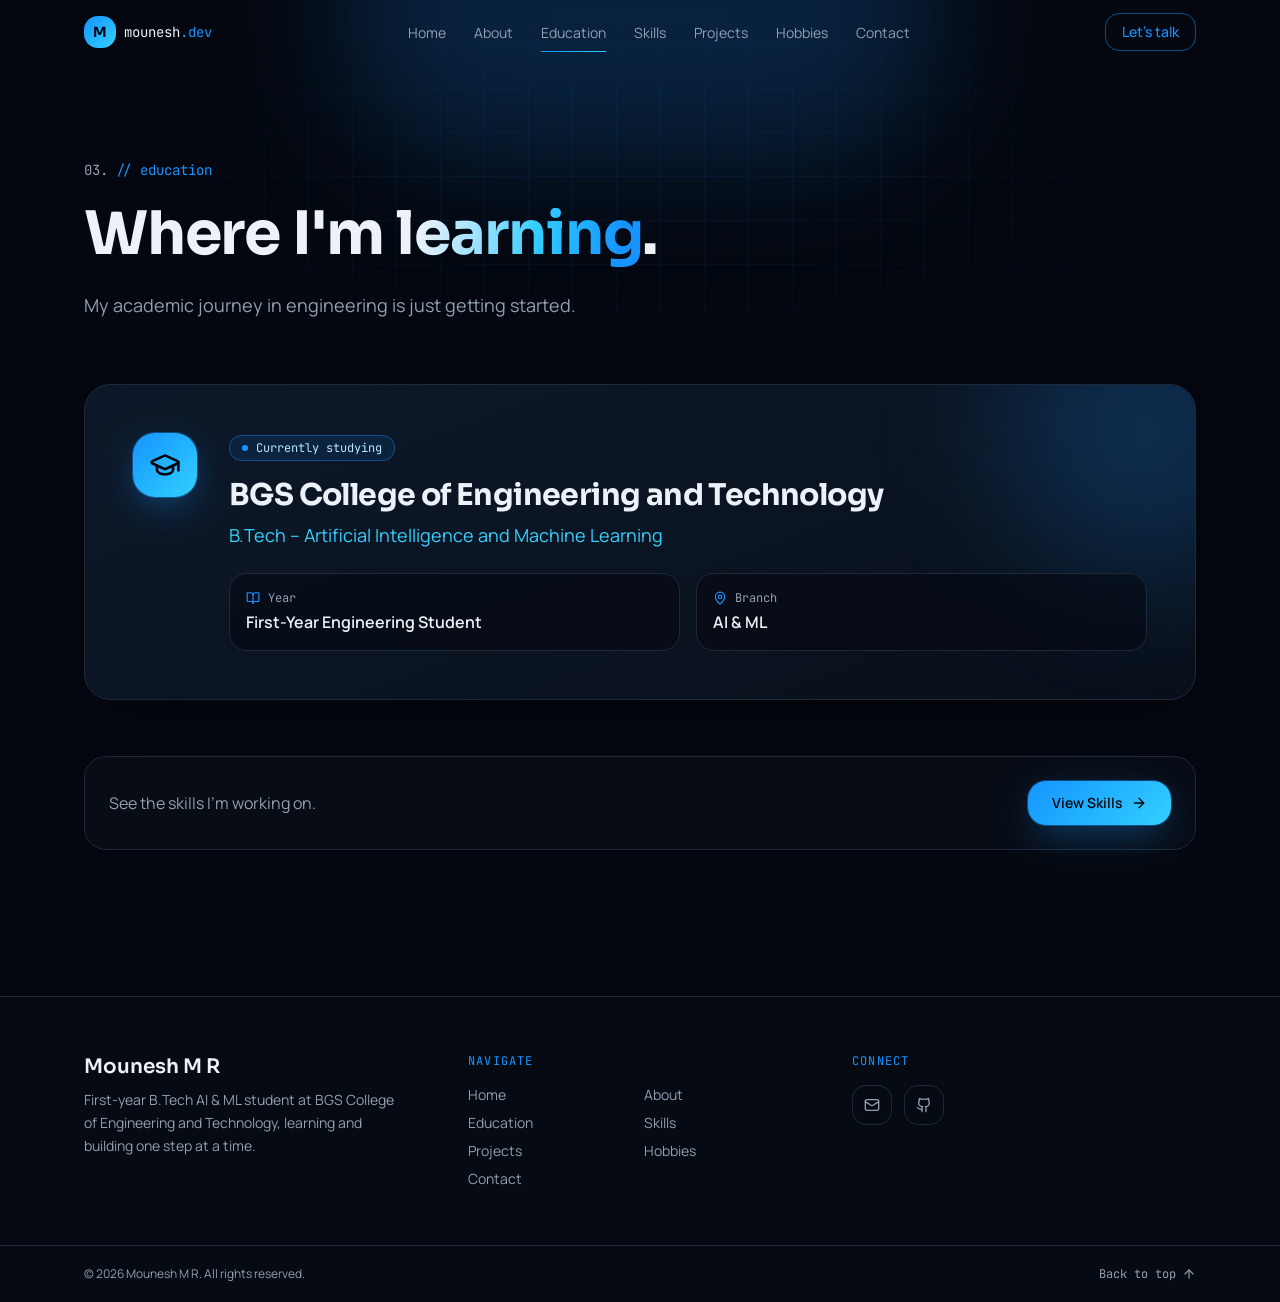
<file: education.html>
<!DOCTYPE html><html lang="en" data-tsd-source="/src/routes/__root.tsx:119:5"><head data-tsd-source="/src/routes/__root.tsx:120:7"><meta charSet="utf-8"/><meta name="viewport" content="width=device-width, initial-scale=1"/><link rel="stylesheet" href="https://fonts.googleapis.com/css2?family=JetBrains+Mono:wght@400;500&amp;family=Manrope:wght@400;500;600;700&amp;family=Sora:wght@500;600;700;800&amp;display=swap" data-precedence="default"/><link rel="stylesheet" href="style.css" data-precedence="default"/><title>Education — Mounesh M R</title><meta name="author" content="Mounesh M R"/><meta property="og:type" content="website"/><meta name="twitter:card" content="summary_large_image"/><meta name="theme-color" content="#0b1020"/><meta name="description" content="B.Tech in Artificial Intelligence and Machine Learning at BGS College of Engineering and Technology — first year."/><meta property="og:title" content="Education — Mounesh M R"/><meta property="og:description" content="First-year B.Tech AI &amp; ML student at BGS College of Engineering and Technology."/><link rel="preconnect" href="https://fonts.googleapis.com"/><link rel="preconnect" href="https://fonts.gstatic.com" crossorigin="anonymous"/><link rel="icon" href="favicon.ico" type="image/x-icon"/></head><body data-tsd-source="/src/routes/__root.tsx:123:7"><header class="fixed inset-x-0 top-0 z-50 transition-all duration-300 border-b border-transparent" data-tsd-source="/src/components/site/SiteNav.tsx:22:5"><nav class="mx-auto flex h-16 max-w-6xl items-center justify-between px-5" data-tsd-source="/src/components/site/SiteNav.tsx:28:7"><a class="group flex items-center gap-2 font-mono text-sm" data-tsd-source="/src/components/site/SiteNav.tsx:29:9" href="index.html"><span class="grid h-8 w-8 place-items-center rounded-lg bg-gradient-primary font-display text-sm font-bold text-primary-foreground transition-transform group-hover:rotate-6" data-tsd-source="/src/components/site/SiteNav.tsx:30:11">M</span><span class="text-foreground" data-tsd-source="/src/components/site/SiteNav.tsx:33:11">mounesh<span class="text-primary" data-tsd-source="/src/components/site/SiteNav.tsx:34:20">.dev</span></span></a><ul class="hidden items-center gap-1 lg:flex" data-tsd-source="/src/components/site/SiteNav.tsx:38:9"><li data-tsd-source="/src/components/site/SiteNav.tsx:40:13"><a class="relative rounded-md px-3 py-2 text-sm text-muted-foreground transition-colors hover:text-foreground" data-tsd-source="/src/components/site/SiteNav.tsx:41:15" href="index.html">Home<span class="absolute inset-x-3 -bottom-0.5 h-px origin-left bg-gradient-primary transition-transform duration-300 scale-x-0" data-tsd-source="/src/components/site/SiteNav.tsx:50:21"></span></a></li><li data-tsd-source="/src/components/site/SiteNav.tsx:40:13"><a class="relative rounded-md px-3 py-2 text-sm text-muted-foreground transition-colors hover:text-foreground" data-tsd-source="/src/components/site/SiteNav.tsx:41:15" href="about.html">About<span class="absolute inset-x-3 -bottom-0.5 h-px origin-left bg-gradient-primary transition-transform duration-300 scale-x-0" data-tsd-source="/src/components/site/SiteNav.tsx:50:21"></span></a></li><li data-tsd-source="/src/components/site/SiteNav.tsx:40:13"><a class="relative rounded-md px-3 py-2 text-sm text-muted-foreground transition-colors hover:text-foreground text-foreground" data-tsd-source="/src/components/site/SiteNav.tsx:41:15" href="education.html" data-status="active" aria-current="page">Education<span class="absolute inset-x-3 -bottom-0.5 h-px origin-left bg-gradient-primary transition-transform duration-300 scale-x-100" data-tsd-source="/src/components/site/SiteNav.tsx:50:21"></span></a></li><li data-tsd-source="/src/components/site/SiteNav.tsx:40:13"><a class="relative rounded-md px-3 py-2 text-sm text-muted-foreground transition-colors hover:text-foreground" data-tsd-source="/src/components/site/SiteNav.tsx:41:15" href="skills.html">Skills<span class="absolute inset-x-3 -bottom-0.5 h-px origin-left bg-gradient-primary transition-transform duration-300 scale-x-0" data-tsd-source="/src/components/site/SiteNav.tsx:50:21"></span></a></li><li data-tsd-source="/src/components/site/SiteNav.tsx:40:13"><a class="relative rounded-md px-3 py-2 text-sm text-muted-foreground transition-colors hover:text-foreground" data-tsd-source="/src/components/site/SiteNav.tsx:41:15" href="projects.html">Projects<span class="absolute inset-x-3 -bottom-0.5 h-px origin-left bg-gradient-primary transition-transform duration-300 scale-x-0" data-tsd-source="/src/components/site/SiteNav.tsx:50:21"></span></a></li><li data-tsd-source="/src/components/site/SiteNav.tsx:40:13"><a class="relative rounded-md px-3 py-2 text-sm text-muted-foreground transition-colors hover:text-foreground" data-tsd-source="/src/components/site/SiteNav.tsx:41:15" href="hobbies.html">Hobbies<span class="absolute inset-x-3 -bottom-0.5 h-px origin-left bg-gradient-primary transition-transform duration-300 scale-x-0" data-tsd-source="/src/components/site/SiteNav.tsx:50:21"></span></a></li><li data-tsd-source="/src/components/site/SiteNav.tsx:40:13"><a class="relative rounded-md px-3 py-2 text-sm text-muted-foreground transition-colors hover:text-foreground" data-tsd-source="/src/components/site/SiteNav.tsx:41:15" href="contact.html">Contact<span class="absolute inset-x-3 -bottom-0.5 h-px origin-left bg-gradient-primary transition-transform duration-300 scale-x-0" data-tsd-source="/src/components/site/SiteNav.tsx:50:21"></span></a></li></ul><a class="hidden rounded-lg border border-primary/50 px-4 py-2 text-sm font-medium text-primary transition-all hover:bg-primary hover:text-primary-foreground lg:inline-flex" data-tsd-source="/src/components/site/SiteNav.tsx:63:9" href="contact.html">Let&#x27;s talk</a><button type="button" aria-label="Open menu" aria-expanded="false" class="grid h-10 w-10 place-items-center rounded-lg border border-border text-foreground transition-colors hover:border-primary lg:hidden" data-tsd-source="/src/components/site/SiteNav.tsx:70:9"><svg xmlns="http://www.w3.org/2000/svg" width="24" height="24" viewBox="0 0 24 24" fill="none" stroke="currentColor" stroke-width="2" stroke-linecap="round" stroke-linejoin="round" class="lucide lucide-menu h-5 w-5" aria-hidden="true" data-tsd-source="/src/components/site/SiteNav.tsx:77:47"><path d="M4 5h16"></path><path d="M4 12h16"></path><path d="M4 19h16"></path></svg></button></nav><div class="overflow-hidden transition-[max-height] duration-300 lg:hidden max-h-0" data-tsd-source="/src/components/site/SiteNav.tsx:81:7"><ul class="mx-auto max-w-6xl space-y-1 px-5 pb-5" data-tsd-source="/src/components/site/SiteNav.tsx:87:9"><li data-tsd-source="/src/components/site/SiteNav.tsx:89:13"><a class="flex items-center gap-3 rounded-lg px-3 py-3 text-base text-muted-foreground transition-colors hover:bg-accent hover:text-foreground" data-tsd-source="/src/components/site/SiteNav.tsx:90:15" href="index.html"><span class="font-mono text-xs text-primary" data-tsd-source="/src/components/site/SiteNav.tsx:96:17">01.</span>Home</a></li><li data-tsd-source="/src/components/site/SiteNav.tsx:89:13"><a class="flex items-center gap-3 rounded-lg px-3 py-3 text-base text-muted-foreground transition-colors hover:bg-accent hover:text-foreground" data-tsd-source="/src/components/site/SiteNav.tsx:90:15" href="about.html"><span class="font-mono text-xs text-primary" data-tsd-source="/src/components/site/SiteNav.tsx:96:17">02.</span>About</a></li><li data-tsd-source="/src/components/site/SiteNav.tsx:89:13"><a class="flex items-center gap-3 rounded-lg px-3 py-3 text-base text-muted-foreground transition-colors hover:bg-accent hover:text-foreground bg-accent text-foreground" data-tsd-source="/src/components/site/SiteNav.tsx:90:15" href="education.html" data-status="active" aria-current="page"><span class="font-mono text-xs text-primary" data-tsd-source="/src/components/site/SiteNav.tsx:96:17">03.</span>Education</a></li><li data-tsd-source="/src/components/site/SiteNav.tsx:89:13"><a class="flex items-center gap-3 rounded-lg px-3 py-3 text-base text-muted-foreground transition-colors hover:bg-accent hover:text-foreground" data-tsd-source="/src/components/site/SiteNav.tsx:90:15" href="skills.html"><span class="font-mono text-xs text-primary" data-tsd-source="/src/components/site/SiteNav.tsx:96:17">04.</span>Skills</a></li><li data-tsd-source="/src/components/site/SiteNav.tsx:89:13"><a class="flex items-center gap-3 rounded-lg px-3 py-3 text-base text-muted-foreground transition-colors hover:bg-accent hover:text-foreground" data-tsd-source="/src/components/site/SiteNav.tsx:90:15" href="projects.html"><span class="font-mono text-xs text-primary" data-tsd-source="/src/components/site/SiteNav.tsx:96:17">05.</span>Projects</a></li><li data-tsd-source="/src/components/site/SiteNav.tsx:89:13"><a class="flex items-center gap-3 rounded-lg px-3 py-3 text-base text-muted-foreground transition-colors hover:bg-accent hover:text-foreground" data-tsd-source="/src/components/site/SiteNav.tsx:90:15" href="hobbies.html"><span class="font-mono text-xs text-primary" data-tsd-source="/src/components/site/SiteNav.tsx:96:17">06.</span>Hobbies</a></li><li data-tsd-source="/src/components/site/SiteNav.tsx:89:13"><a class="flex items-center gap-3 rounded-lg px-3 py-3 text-base text-muted-foreground transition-colors hover:bg-accent hover:text-foreground" data-tsd-source="/src/components/site/SiteNav.tsx:90:15" href="contact.html"><span class="font-mono text-xs text-primary" data-tsd-source="/src/components/site/SiteNav.tsx:96:17">07.</span>Contact</a></li></ul></div></header><main class="min-h-screen" data-tsd-source="/src/routes/__root.tsx:137:7"><section class="relative overflow-hidden pt-32 pb-12 md:pt-40 md:pb-16" data-tsd-source="/src/components/site/PageHeader.tsx:15:5"><div class="pointer-events-none absolute inset-0 bg-grid opacity-60" data-tsd-source="/src/components/site/PageHeader.tsx:16:7"></div><div class="pointer-events-none absolute -top-32 left-1/2 h-72 w-[38rem] -translate-x-1/2 rounded-full bg-primary/20 blur-3xl" data-tsd-source="/src/components/site/PageHeader.tsx:17:7"></div><div class="relative mx-auto max-w-6xl px-5" data-tsd-source="/src/components/site/PageHeader.tsx:18:7"><p class="animate-fade-up font-mono text-sm text-primary" data-tsd-source="/src/components/site/PageHeader.tsx:19:9"><span class="text-muted-foreground" data-tsd-source="/src/components/site/PageHeader.tsx:20:11">03.</span> // education</p><h1 class="animate-fade-up mt-4 max-w-3xl text-4xl font-bold leading-tight md:text-6xl" style="animation-delay:80ms" data-tsd-source="/src/components/site/PageHeader.tsx:22:9">Where I&#x27;m <span class="text-gradient">learning</span>.</h1><div class="animate-fade-up mt-5 max-w-2xl text-base leading-relaxed text-muted-foreground md:text-lg" style="animation-delay:160ms" data-tsd-source="/src/components/site/PageHeader.tsx:29:11">My academic journey in engineering is just getting started.</div></div></section><section class="mx-auto max-w-6xl px-5" data-tsd-source="/src/routes/education.tsx:33:7"><div data-visible="false" style="transition-delay:0ms" class="reveal" data-tsd-source="/src/components/site/Reveal.tsx:33:5"><article class="relative overflow-hidden rounded-3xl border border-border bg-gradient-card p-8 shadow-card md:p-12" data-tsd-source="/src/routes/education.tsx:35:11"><div class="pointer-events-none absolute -right-24 -top-24 h-72 w-72 rounded-full bg-primary/20 blur-3xl" data-tsd-source="/src/routes/education.tsx:36:13"></div><div class="relative flex flex-col gap-8 md:flex-row md:items-start" data-tsd-source="/src/routes/education.tsx:37:13"><span class="grid h-16 w-16 shrink-0 place-items-center rounded-2xl bg-gradient-primary text-primary-foreground shadow-glow animate-float-slow" data-tsd-source="/src/routes/education.tsx:38:15"><svg xmlns="http://www.w3.org/2000/svg" width="24" height="24" viewBox="0 0 24 24" fill="none" stroke="currentColor" stroke-width="2" stroke-linecap="round" stroke-linejoin="round" class="lucide lucide-graduation-cap h-8 w-8" aria-hidden="true" data-tsd-source="/src/routes/education.tsx:39:17"><path d="M21.42 10.922a1 1 0 0 0-.019-1.838L12.83 5.18a2 2 0 0 0-1.66 0L2.6 9.08a1 1 0 0 0 0 1.832l8.57 3.908a2 2 0 0 0 1.66 0z"></path><path d="M22 10v6"></path><path d="M6 12.5V16a6 3 0 0 0 12 0v-3.5"></path></svg></span><div class="flex-1" data-tsd-source="/src/routes/education.tsx:41:15"><span class="inline-flex items-center gap-2 rounded-full border border-primary/40 bg-primary/10 px-3 py-1 font-mono text-xs text-accent-foreground" data-tsd-source="/src/routes/education.tsx:42:17"><span class="h-1.5 w-1.5 rounded-full bg-primary" data-tsd-source="/src/routes/education.tsx:43:19"></span> Currently studying</span><h2 class="mt-4 text-2xl font-bold md:text-3xl" data-tsd-source="/src/routes/education.tsx:45:17">BGS College of Engineering and Technology</h2><p class="mt-2 text-lg text-primary-glow" data-tsd-source="/src/routes/education.tsx:48:17">B.Tech – Artificial Intelligence and Machine Learning</p><div class="mt-6 grid gap-4 sm:grid-cols-2" data-tsd-source="/src/routes/education.tsx:51:17"><div class="rounded-xl border border-border bg-background/50 p-4" data-tsd-source="/src/routes/education.tsx:52:19"><p class="flex items-center gap-2 font-mono text-xs text-muted-foreground" data-tsd-source="/src/routes/education.tsx:53:21"><svg xmlns="http://www.w3.org/2000/svg" width="24" height="24" viewBox="0 0 24 24" fill="none" stroke="currentColor" stroke-width="2" stroke-linecap="round" stroke-linejoin="round" class="lucide lucide-book-open h-3.5 w-3.5 text-primary" aria-hidden="true" data-tsd-source="/src/routes/education.tsx:54:23"><path d="M12 7v14"></path><path d="M3 18a1 1 0 0 1-1-1V4a1 1 0 0 1 1-1h5a4 4 0 0 1 4 4 4 4 0 0 1 4-4h5a1 1 0 0 1 1 1v13a1 1 0 0 1-1 1h-6a3 3 0 0 0-3 3 3 3 0 0 0-3-3z"></path></svg> Year</p><p class="mt-1 font-semibold" data-tsd-source="/src/routes/education.tsx:56:21">First-Year Engineering Student</p></div><div class="rounded-xl border border-border bg-background/50 p-4" data-tsd-source="/src/routes/education.tsx:58:19"><p class="flex items-center gap-2 font-mono text-xs text-muted-foreground" data-tsd-source="/src/routes/education.tsx:59:21"><svg xmlns="http://www.w3.org/2000/svg" width="24" height="24" viewBox="0 0 24 24" fill="none" stroke="currentColor" stroke-width="2" stroke-linecap="round" stroke-linejoin="round" class="lucide lucide-map-pin h-3.5 w-3.5 text-primary" aria-hidden="true" data-tsd-source="/src/routes/education.tsx:60:23"><path d="M20 10c0 4.993-5.539 10.193-7.399 11.799a1 1 0 0 1-1.202 0C9.539 20.193 4 14.993 4 10a8 8 0 0 1 16 0"></path><circle cx="12" cy="10" r="3"></circle></svg> Branch</p><p class="mt-1 font-semibold" data-tsd-source="/src/routes/education.tsx:62:21">AI &amp; ML</p></div></div></div></div></article></div><div data-visible="false" style="transition-delay:0ms" class="reveal mt-14 flex flex-wrap items-center justify-between gap-4 rounded-2xl border border-border bg-card/60 p-6" data-tsd-source="/src/components/site/Reveal.tsx:33:5"><p class="text-muted-foreground" data-tsd-source="/src/routes/education.tsx:71:11">See the skills I&#x27;m working on.</p><a class="group inline-flex items-center justify-center gap-2 rounded-xl bg-gradient-primary px-6 py-3 text-sm font-semibold text-primary-foreground shadow-glow transition-all duration-300 hover:-translate-y-0.5 hover:brightness-110 focus-visible:outline-none focus-visible:ring-2 focus-visible:ring-ring focus-visible:ring-offset-2 focus-visible:ring-offset-background" data-tsd-source="/src/routes/education.tsx:72:11" href="skills.html">View Skills <svg xmlns="http://www.w3.org/2000/svg" width="24" height="24" viewBox="0 0 24 24" fill="none" stroke="currentColor" stroke-width="2" stroke-linecap="round" stroke-linejoin="round" class="lucide lucide-arrow-right h-4 w-4 transition-transform group-hover:translate-x-1" aria-hidden="true" data-tsd-source="/src/routes/education.tsx:73:25"><path d="M5 12h14"></path><path d="m12 5 7 7-7 7"></path></svg></a></div></section></main><footer class="relative mt-24 border-t border-border bg-card/40" data-tsd-source="/src/components/site/SiteFooter.tsx:7:5"><div class="mx-auto grid max-w-6xl gap-10 px-5 py-14 md:grid-cols-3" data-tsd-source="/src/components/site/SiteFooter.tsx:8:7"><div data-tsd-source="/src/components/site/SiteFooter.tsx:9:9"><p class="font-display text-xl font-semibold" data-tsd-source="/src/components/site/SiteFooter.tsx:10:11">Mounesh M R</p><p class="mt-2 max-w-xs text-sm leading-relaxed text-muted-foreground" data-tsd-source="/src/components/site/SiteFooter.tsx:11:11">First-year B.Tech AI &amp; ML student at BGS College of Engineering and Technology, learning and building one step at a time.</p></div><div data-tsd-source="/src/components/site/SiteFooter.tsx:17:9"><p class="font-mono text-xs uppercase tracking-widest text-primary" data-tsd-source="/src/components/site/SiteFooter.tsx:18:11">Navigate</p><ul class="mt-4 grid grid-cols-2 gap-2 text-sm" data-tsd-source="/src/components/site/SiteFooter.tsx:19:11"><li data-tsd-source="/src/components/site/SiteFooter.tsx:21:15"><a class="text-muted-foreground transition-colors hover:text-primary" data-tsd-source="/src/components/site/SiteFooter.tsx:22:17" href="index.html">Home</a></li><li data-tsd-source="/src/components/site/SiteFooter.tsx:21:15"><a class="text-muted-foreground transition-colors hover:text-primary" data-tsd-source="/src/components/site/SiteFooter.tsx:22:17" href="about.html">About</a></li><li data-tsd-source="/src/components/site/SiteFooter.tsx:21:15"><a class="text-muted-foreground transition-colors hover:text-primary active" data-tsd-source="/src/components/site/SiteFooter.tsx:22:17" href="education.html" data-status="active" aria-current="page">Education</a></li><li data-tsd-source="/src/components/site/SiteFooter.tsx:21:15"><a class="text-muted-foreground transition-colors hover:text-primary" data-tsd-source="/src/components/site/SiteFooter.tsx:22:17" href="skills.html">Skills</a></li><li data-tsd-source="/src/components/site/SiteFooter.tsx:21:15"><a class="text-muted-foreground transition-colors hover:text-primary" data-tsd-source="/src/components/site/SiteFooter.tsx:22:17" href="projects.html">Projects</a></li><li data-tsd-source="/src/components/site/SiteFooter.tsx:21:15"><a class="text-muted-foreground transition-colors hover:text-primary" data-tsd-source="/src/components/site/SiteFooter.tsx:22:17" href="hobbies.html">Hobbies</a></li><li data-tsd-source="/src/components/site/SiteFooter.tsx:21:15"><a class="text-muted-foreground transition-colors hover:text-primary" data-tsd-source="/src/components/site/SiteFooter.tsx:22:17" href="contact.html">Contact</a></li></ul></div><div data-tsd-source="/src/components/site/SiteFooter.tsx:30:9"><p class="font-mono text-xs uppercase tracking-widest text-primary" data-tsd-source="/src/components/site/SiteFooter.tsx:31:11">Connect</p><div class="mt-4 flex gap-3" data-tsd-source="/src/components/site/SiteFooter.tsx:32:11"><a href="mailto:mouneshmr197@gmail.com" rel="noreferrer" aria-label="Email" class="grid h-10 w-10 place-items-center rounded-lg border border-border text-muted-foreground transition-all hover:-translate-y-1 hover:border-primary hover:text-primary" data-tsd-source="/src/components/site/SiteFooter.tsx:38:15"><svg xmlns="http://www.w3.org/2000/svg" width="24" height="24" viewBox="0 0 24 24" fill="none" stroke="currentColor" stroke-width="2" stroke-linecap="round" stroke-linejoin="round" class="lucide lucide-mail h-4 w-4" aria-hidden="true" data-tsd-source="/src/components/site/SiteFooter.tsx:46:17"><path d="m22 7-8.991 5.727a2 2 0 0 1-2.009 0L2 7"></path><rect x="2" y="4" width="20" height="16" rx="2"></rect></svg></a><a href="https://github.com/mounesh197" target="_blank" rel="noreferrer" aria-label="GitHub" class="grid h-10 w-10 place-items-center rounded-lg border border-border text-muted-foreground transition-all hover:-translate-y-1 hover:border-primary hover:text-primary" data-tsd-source="/src/components/site/SiteFooter.tsx:38:15"><svg xmlns="http://www.w3.org/2000/svg" width="24" height="24" viewBox="0 0 24 24" fill="none" stroke="currentColor" stroke-width="2" stroke-linecap="round" stroke-linejoin="round" class="lucide lucide-github h-4 w-4" aria-hidden="true" data-tsd-source="/src/components/site/SiteFooter.tsx:46:17"><path d="M15 22v-4a4.8 4.8 0 0 0-1-3.5c3 0 6-2 6-5.5.08-1.25-.27-2.48-1-3.5.28-1.15.28-2.35 0-3.5 0 0-1 0-3 1.5-2.64-.5-5.36-.5-8 0C6 2 5 2 5 2c-.3 1.15-.3 2.35 0 3.5A5.403 5.403 0 0 0 4 9c0 3.5 3 5.5 6 5.5-.39.49-.68 1.05-.85 1.65-.17.6-.22 1.23-.15 1.85v4"></path><path d="M9 18c-4.51 2-5-2-7-2"></path></svg></a></div></div></div><div class="border-t border-border" data-tsd-source="/src/components/site/SiteFooter.tsx:53:7"><div class="mx-auto flex max-w-6xl flex-col items-center justify-between gap-3 px-5 py-5 text-xs text-muted-foreground sm:flex-row" data-tsd-source="/src/components/site/SiteFooter.tsx:54:9"><p data-tsd-source="/src/components/site/SiteFooter.tsx:55:11">© 2026 Mounesh M R. All rights reserved.</p><button type="button" class="inline-flex items-center gap-1.5 font-mono transition-colors hover:text-primary" data-tsd-source="/src/components/site/SiteFooter.tsx:56:11">Back to top <svg xmlns="http://www.w3.org/2000/svg" width="24" height="24" viewBox="0 0 24 24" fill="none" stroke="currentColor" stroke-width="2" stroke-linecap="round" stroke-linejoin="round" class="lucide lucide-arrow-up h-3.5 w-3.5" aria-hidden="true" data-tsd-source="/src/components/site/SiteFooter.tsx:61:25"><path d="m5 12 7-7 7 7"></path><path d="M12 19V5"></path></svg></button></div></div></footer><script src="script.js"></script></body></html>
</file>
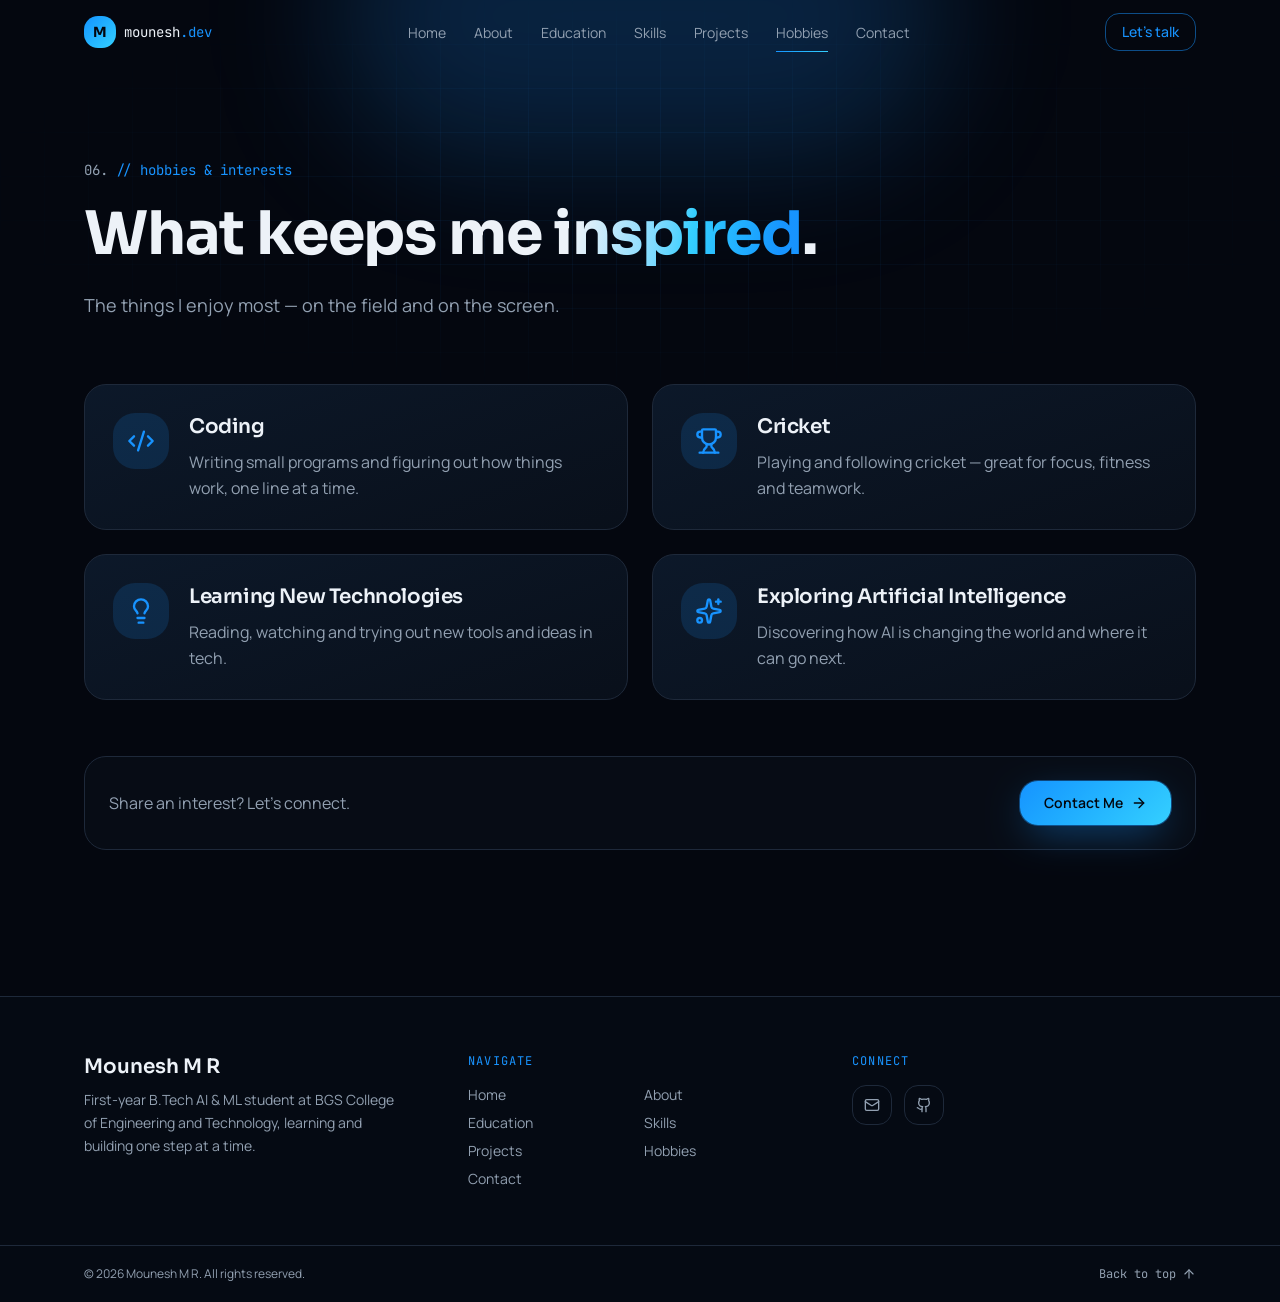
<file: hobbies.html>
<!DOCTYPE html><html lang="en" data-tsd-source="/src/routes/__root.tsx:119:5"><head data-tsd-source="/src/routes/__root.tsx:120:7"><meta charSet="utf-8"/><meta name="viewport" content="width=device-width, initial-scale=1"/><link rel="stylesheet" href="https://fonts.googleapis.com/css2?family=JetBrains+Mono:wght@400;500&amp;family=Manrope:wght@400;500;600;700&amp;family=Sora:wght@500;600;700;800&amp;display=swap" data-precedence="default"/><link rel="stylesheet" href="style.css" data-precedence="default"/><title>Hobbies &amp; Interests — Mounesh M R</title><meta name="author" content="Mounesh M R"/><meta property="og:type" content="website"/><meta name="twitter:card" content="summary_large_image"/><meta name="theme-color" content="#0b1020"/><meta name="description" content="Coding, cricket, learning new technologies and exploring Artificial Intelligence."/><meta property="og:title" content="Hobbies &amp; Interests — Mounesh M R"/><meta property="og:description" content="What Mounesh M R enjoys outside and inside the classroom."/><link rel="preconnect" href="https://fonts.googleapis.com"/><link rel="preconnect" href="https://fonts.gstatic.com" crossorigin="anonymous"/><link rel="icon" href="favicon.ico" type="image/x-icon"/></head><body data-tsd-source="/src/routes/__root.tsx:123:7"><header class="fixed inset-x-0 top-0 z-50 transition-all duration-300 border-b border-transparent" data-tsd-source="/src/components/site/SiteNav.tsx:22:5"><nav class="mx-auto flex h-16 max-w-6xl items-center justify-between px-5" data-tsd-source="/src/components/site/SiteNav.tsx:28:7"><a class="group flex items-center gap-2 font-mono text-sm" data-tsd-source="/src/components/site/SiteNav.tsx:29:9" href="index.html"><span class="grid h-8 w-8 place-items-center rounded-lg bg-gradient-primary font-display text-sm font-bold text-primary-foreground transition-transform group-hover:rotate-6" data-tsd-source="/src/components/site/SiteNav.tsx:30:11">M</span><span class="text-foreground" data-tsd-source="/src/components/site/SiteNav.tsx:33:11">mounesh<span class="text-primary" data-tsd-source="/src/components/site/SiteNav.tsx:34:20">.dev</span></span></a><ul class="hidden items-center gap-1 lg:flex" data-tsd-source="/src/components/site/SiteNav.tsx:38:9"><li data-tsd-source="/src/components/site/SiteNav.tsx:40:13"><a class="relative rounded-md px-3 py-2 text-sm text-muted-foreground transition-colors hover:text-foreground" data-tsd-source="/src/components/site/SiteNav.tsx:41:15" href="index.html">Home<span class="absolute inset-x-3 -bottom-0.5 h-px origin-left bg-gradient-primary transition-transform duration-300 scale-x-0" data-tsd-source="/src/components/site/SiteNav.tsx:50:21"></span></a></li><li data-tsd-source="/src/components/site/SiteNav.tsx:40:13"><a class="relative rounded-md px-3 py-2 text-sm text-muted-foreground transition-colors hover:text-foreground" data-tsd-source="/src/components/site/SiteNav.tsx:41:15" href="about.html">About<span class="absolute inset-x-3 -bottom-0.5 h-px origin-left bg-gradient-primary transition-transform duration-300 scale-x-0" data-tsd-source="/src/components/site/SiteNav.tsx:50:21"></span></a></li><li data-tsd-source="/src/components/site/SiteNav.tsx:40:13"><a class="relative rounded-md px-3 py-2 text-sm text-muted-foreground transition-colors hover:text-foreground" data-tsd-source="/src/components/site/SiteNav.tsx:41:15" href="education.html">Education<span class="absolute inset-x-3 -bottom-0.5 h-px origin-left bg-gradient-primary transition-transform duration-300 scale-x-0" data-tsd-source="/src/components/site/SiteNav.tsx:50:21"></span></a></li><li data-tsd-source="/src/components/site/SiteNav.tsx:40:13"><a class="relative rounded-md px-3 py-2 text-sm text-muted-foreground transition-colors hover:text-foreground" data-tsd-source="/src/components/site/SiteNav.tsx:41:15" href="skills.html">Skills<span class="absolute inset-x-3 -bottom-0.5 h-px origin-left bg-gradient-primary transition-transform duration-300 scale-x-0" data-tsd-source="/src/components/site/SiteNav.tsx:50:21"></span></a></li><li data-tsd-source="/src/components/site/SiteNav.tsx:40:13"><a class="relative rounded-md px-3 py-2 text-sm text-muted-foreground transition-colors hover:text-foreground" data-tsd-source="/src/components/site/SiteNav.tsx:41:15" href="projects.html">Projects<span class="absolute inset-x-3 -bottom-0.5 h-px origin-left bg-gradient-primary transition-transform duration-300 scale-x-0" data-tsd-source="/src/components/site/SiteNav.tsx:50:21"></span></a></li><li data-tsd-source="/src/components/site/SiteNav.tsx:40:13"><a class="relative rounded-md px-3 py-2 text-sm text-muted-foreground transition-colors hover:text-foreground text-foreground" data-tsd-source="/src/components/site/SiteNav.tsx:41:15" href="hobbies.html" data-status="active" aria-current="page">Hobbies<span class="absolute inset-x-3 -bottom-0.5 h-px origin-left bg-gradient-primary transition-transform duration-300 scale-x-100" data-tsd-source="/src/components/site/SiteNav.tsx:50:21"></span></a></li><li data-tsd-source="/src/components/site/SiteNav.tsx:40:13"><a class="relative rounded-md px-3 py-2 text-sm text-muted-foreground transition-colors hover:text-foreground" data-tsd-source="/src/components/site/SiteNav.tsx:41:15" href="contact.html">Contact<span class="absolute inset-x-3 -bottom-0.5 h-px origin-left bg-gradient-primary transition-transform duration-300 scale-x-0" data-tsd-source="/src/components/site/SiteNav.tsx:50:21"></span></a></li></ul><a class="hidden rounded-lg border border-primary/50 px-4 py-2 text-sm font-medium text-primary transition-all hover:bg-primary hover:text-primary-foreground lg:inline-flex" data-tsd-source="/src/components/site/SiteNav.tsx:63:9" href="contact.html">Let&#x27;s talk</a><button type="button" aria-label="Open menu" aria-expanded="false" class="grid h-10 w-10 place-items-center rounded-lg border border-border text-foreground transition-colors hover:border-primary lg:hidden" data-tsd-source="/src/components/site/SiteNav.tsx:70:9"><svg xmlns="http://www.w3.org/2000/svg" width="24" height="24" viewBox="0 0 24 24" fill="none" stroke="currentColor" stroke-width="2" stroke-linecap="round" stroke-linejoin="round" class="lucide lucide-menu h-5 w-5" aria-hidden="true" data-tsd-source="/src/components/site/SiteNav.tsx:77:47"><path d="M4 5h16"></path><path d="M4 12h16"></path><path d="M4 19h16"></path></svg></button></nav><div class="overflow-hidden transition-[max-height] duration-300 lg:hidden max-h-0" data-tsd-source="/src/components/site/SiteNav.tsx:81:7"><ul class="mx-auto max-w-6xl space-y-1 px-5 pb-5" data-tsd-source="/src/components/site/SiteNav.tsx:87:9"><li data-tsd-source="/src/components/site/SiteNav.tsx:89:13"><a class="flex items-center gap-3 rounded-lg px-3 py-3 text-base text-muted-foreground transition-colors hover:bg-accent hover:text-foreground" data-tsd-source="/src/components/site/SiteNav.tsx:90:15" href="index.html"><span class="font-mono text-xs text-primary" data-tsd-source="/src/components/site/SiteNav.tsx:96:17">01.</span>Home</a></li><li data-tsd-source="/src/components/site/SiteNav.tsx:89:13"><a class="flex items-center gap-3 rounded-lg px-3 py-3 text-base text-muted-foreground transition-colors hover:bg-accent hover:text-foreground" data-tsd-source="/src/components/site/SiteNav.tsx:90:15" href="about.html"><span class="font-mono text-xs text-primary" data-tsd-source="/src/components/site/SiteNav.tsx:96:17">02.</span>About</a></li><li data-tsd-source="/src/components/site/SiteNav.tsx:89:13"><a class="flex items-center gap-3 rounded-lg px-3 py-3 text-base text-muted-foreground transition-colors hover:bg-accent hover:text-foreground" data-tsd-source="/src/components/site/SiteNav.tsx:90:15" href="education.html"><span class="font-mono text-xs text-primary" data-tsd-source="/src/components/site/SiteNav.tsx:96:17">03.</span>Education</a></li><li data-tsd-source="/src/components/site/SiteNav.tsx:89:13"><a class="flex items-center gap-3 rounded-lg px-3 py-3 text-base text-muted-foreground transition-colors hover:bg-accent hover:text-foreground" data-tsd-source="/src/components/site/SiteNav.tsx:90:15" href="skills.html"><span class="font-mono text-xs text-primary" data-tsd-source="/src/components/site/SiteNav.tsx:96:17">04.</span>Skills</a></li><li data-tsd-source="/src/components/site/SiteNav.tsx:89:13"><a class="flex items-center gap-3 rounded-lg px-3 py-3 text-base text-muted-foreground transition-colors hover:bg-accent hover:text-foreground" data-tsd-source="/src/components/site/SiteNav.tsx:90:15" href="projects.html"><span class="font-mono text-xs text-primary" data-tsd-source="/src/components/site/SiteNav.tsx:96:17">05.</span>Projects</a></li><li data-tsd-source="/src/components/site/SiteNav.tsx:89:13"><a class="flex items-center gap-3 rounded-lg px-3 py-3 text-base text-muted-foreground transition-colors hover:bg-accent hover:text-foreground bg-accent text-foreground" data-tsd-source="/src/components/site/SiteNav.tsx:90:15" href="hobbies.html" data-status="active" aria-current="page"><span class="font-mono text-xs text-primary" data-tsd-source="/src/components/site/SiteNav.tsx:96:17">06.</span>Hobbies</a></li><li data-tsd-source="/src/components/site/SiteNav.tsx:89:13"><a class="flex items-center gap-3 rounded-lg px-3 py-3 text-base text-muted-foreground transition-colors hover:bg-accent hover:text-foreground" data-tsd-source="/src/components/site/SiteNav.tsx:90:15" href="contact.html"><span class="font-mono text-xs text-primary" data-tsd-source="/src/components/site/SiteNav.tsx:96:17">07.</span>Contact</a></li></ul></div></header><main class="min-h-screen" data-tsd-source="/src/routes/__root.tsx:137:7"><section class="relative overflow-hidden pt-32 pb-12 md:pt-40 md:pb-16" data-tsd-source="/src/components/site/PageHeader.tsx:15:5"><div class="pointer-events-none absolute inset-0 bg-grid opacity-60" data-tsd-source="/src/components/site/PageHeader.tsx:16:7"></div><div class="pointer-events-none absolute -top-32 left-1/2 h-72 w-[38rem] -translate-x-1/2 rounded-full bg-primary/20 blur-3xl" data-tsd-source="/src/components/site/PageHeader.tsx:17:7"></div><div class="relative mx-auto max-w-6xl px-5" data-tsd-source="/src/components/site/PageHeader.tsx:18:7"><p class="animate-fade-up font-mono text-sm text-primary" data-tsd-source="/src/components/site/PageHeader.tsx:19:9"><span class="text-muted-foreground" data-tsd-source="/src/components/site/PageHeader.tsx:20:11">06.</span> // hobbies &amp; interests</p><h1 class="animate-fade-up mt-4 max-w-3xl text-4xl font-bold leading-tight md:text-6xl" style="animation-delay:80ms" data-tsd-source="/src/components/site/PageHeader.tsx:22:9">What keeps me <span class="text-gradient">inspired</span>.</h1><div class="animate-fade-up mt-5 max-w-2xl text-base leading-relaxed text-muted-foreground md:text-lg" style="animation-delay:160ms" data-tsd-source="/src/components/site/PageHeader.tsx:29:11">The things I enjoy most — on the field and on the screen.</div></div></section><section class="mx-auto max-w-6xl px-5" data-tsd-source="/src/routes/hobbies.tsx:39:7"><div class="grid gap-6 sm:grid-cols-2" data-tsd-source="/src/routes/hobbies.tsx:40:9"><div data-visible="false" style="transition-delay:0ms" class="reveal" data-tsd-source="/src/components/site/Reveal.tsx:33:5"><div class="card-interactive group flex h-full items-start gap-5 rounded-2xl border border-border bg-gradient-card p-7" data-tsd-source="/src/routes/hobbies.tsx:43:15"><span class="grid h-14 w-14 shrink-0 place-items-center rounded-2xl bg-primary/15 text-primary transition-all duration-300 group-hover:scale-110 group-hover:bg-gradient-primary group-hover:text-primary-foreground" data-tsd-source="/src/routes/hobbies.tsx:44:17"><svg xmlns="http://www.w3.org/2000/svg" width="24" height="24" viewBox="0 0 24 24" fill="none" stroke="currentColor" stroke-width="2" stroke-linecap="round" stroke-linejoin="round" class="lucide lucide-code-xml h-7 w-7" aria-hidden="true" data-tsd-source="/src/routes/hobbies.tsx:45:19"><path d="m18 16 4-4-4-4"></path><path d="m6 8-4 4 4 4"></path><path d="m14.5 4-5 16"></path></svg></span><div data-tsd-source="/src/routes/hobbies.tsx:47:17"><h2 class="text-xl font-semibold" data-tsd-source="/src/routes/hobbies.tsx:48:19">Coding</h2><p class="mt-2 leading-relaxed text-muted-foreground" data-tsd-source="/src/routes/hobbies.tsx:49:19">Writing small programs and figuring out how things work, one line at a time.</p></div></div></div><div data-visible="false" style="transition-delay:100ms" class="reveal" data-tsd-source="/src/components/site/Reveal.tsx:33:5"><div class="card-interactive group flex h-full items-start gap-5 rounded-2xl border border-border bg-gradient-card p-7" data-tsd-source="/src/routes/hobbies.tsx:43:15"><span class="grid h-14 w-14 shrink-0 place-items-center rounded-2xl bg-primary/15 text-primary transition-all duration-300 group-hover:scale-110 group-hover:bg-gradient-primary group-hover:text-primary-foreground" data-tsd-source="/src/routes/hobbies.tsx:44:17"><svg xmlns="http://www.w3.org/2000/svg" width="24" height="24" viewBox="0 0 24 24" fill="none" stroke="currentColor" stroke-width="2" stroke-linecap="round" stroke-linejoin="round" class="lucide lucide-trophy h-7 w-7" aria-hidden="true" data-tsd-source="/src/routes/hobbies.tsx:45:19"><path d="M10 14.66v1.626a2 2 0 0 1-.976 1.696A5 5 0 0 0 7 21.978"></path><path d="M14 14.66v1.626a2 2 0 0 0 .976 1.696A5 5 0 0 1 17 21.978"></path><path d="M18 9h1.5a1 1 0 0 0 0-5H18"></path><path d="M4 22h16"></path><path d="M6 9a6 6 0 0 0 12 0V3a1 1 0 0 0-1-1H7a1 1 0 0 0-1 1z"></path><path d="M6 9H4.5a1 1 0 0 1 0-5H6"></path></svg></span><div data-tsd-source="/src/routes/hobbies.tsx:47:17"><h2 class="text-xl font-semibold" data-tsd-source="/src/routes/hobbies.tsx:48:19">Cricket</h2><p class="mt-2 leading-relaxed text-muted-foreground" data-tsd-source="/src/routes/hobbies.tsx:49:19">Playing and following cricket — great for focus, fitness and teamwork.</p></div></div></div><div data-visible="false" style="transition-delay:0ms" class="reveal" data-tsd-source="/src/components/site/Reveal.tsx:33:5"><div class="card-interactive group flex h-full items-start gap-5 rounded-2xl border border-border bg-gradient-card p-7" data-tsd-source="/src/routes/hobbies.tsx:43:15"><span class="grid h-14 w-14 shrink-0 place-items-center rounded-2xl bg-primary/15 text-primary transition-all duration-300 group-hover:scale-110 group-hover:bg-gradient-primary group-hover:text-primary-foreground" data-tsd-source="/src/routes/hobbies.tsx:44:17"><svg xmlns="http://www.w3.org/2000/svg" width="24" height="24" viewBox="0 0 24 24" fill="none" stroke="currentColor" stroke-width="2" stroke-linecap="round" stroke-linejoin="round" class="lucide lucide-lightbulb h-7 w-7" aria-hidden="true" data-tsd-source="/src/routes/hobbies.tsx:45:19"><path d="M15 14c.2-1 .7-1.7 1.5-2.5 1-.9 1.5-2.2 1.5-3.5A6 6 0 0 0 6 8c0 1 .2 2.2 1.5 3.5.7.7 1.3 1.5 1.5 2.5"></path><path d="M9 18h6"></path><path d="M10 22h4"></path></svg></span><div data-tsd-source="/src/routes/hobbies.tsx:47:17"><h2 class="text-xl font-semibold" data-tsd-source="/src/routes/hobbies.tsx:48:19">Learning New Technologies</h2><p class="mt-2 leading-relaxed text-muted-foreground" data-tsd-source="/src/routes/hobbies.tsx:49:19">Reading, watching and trying out new tools and ideas in tech.</p></div></div></div><div data-visible="false" style="transition-delay:100ms" class="reveal" data-tsd-source="/src/components/site/Reveal.tsx:33:5"><div class="card-interactive group flex h-full items-start gap-5 rounded-2xl border border-border bg-gradient-card p-7" data-tsd-source="/src/routes/hobbies.tsx:43:15"><span class="grid h-14 w-14 shrink-0 place-items-center rounded-2xl bg-primary/15 text-primary transition-all duration-300 group-hover:scale-110 group-hover:bg-gradient-primary group-hover:text-primary-foreground" data-tsd-source="/src/routes/hobbies.tsx:44:17"><svg xmlns="http://www.w3.org/2000/svg" width="24" height="24" viewBox="0 0 24 24" fill="none" stroke="currentColor" stroke-width="2" stroke-linecap="round" stroke-linejoin="round" class="lucide lucide-sparkles h-7 w-7" aria-hidden="true" data-tsd-source="/src/routes/hobbies.tsx:45:19"><path d="M11.017 2.814a1 1 0 0 1 1.966 0l1.051 5.558a2 2 0 0 0 1.594 1.594l5.558 1.051a1 1 0 0 1 0 1.966l-5.558 1.051a2 2 0 0 0-1.594 1.594l-1.051 5.558a1 1 0 0 1-1.966 0l-1.051-5.558a2 2 0 0 0-1.594-1.594l-5.558-1.051a1 1 0 0 1 0-1.966l5.558-1.051a2 2 0 0 0 1.594-1.594z"></path><path d="M20 2v4"></path><path d="M22 4h-4"></path><circle cx="4" cy="20" r="2"></circle></svg></span><div data-tsd-source="/src/routes/hobbies.tsx:47:17"><h2 class="text-xl font-semibold" data-tsd-source="/src/routes/hobbies.tsx:48:19">Exploring Artificial Intelligence</h2><p class="mt-2 leading-relaxed text-muted-foreground" data-tsd-source="/src/routes/hobbies.tsx:49:19">Discovering how AI is changing the world and where it can go next.</p></div></div></div></div><div data-visible="false" style="transition-delay:0ms" class="reveal mt-14 flex flex-wrap items-center justify-between gap-4 rounded-2xl border border-border bg-card/60 p-6" data-tsd-source="/src/components/site/Reveal.tsx:33:5"><p class="text-muted-foreground" data-tsd-source="/src/routes/hobbies.tsx:57:11">Share an interest? Let&#x27;s connect.</p><a class="group inline-flex items-center justify-center gap-2 rounded-xl bg-gradient-primary px-6 py-3 text-sm font-semibold text-primary-foreground shadow-glow transition-all duration-300 hover:-translate-y-0.5 hover:brightness-110 focus-visible:outline-none focus-visible:ring-2 focus-visible:ring-ring focus-visible:ring-offset-2 focus-visible:ring-offset-background" data-tsd-source="/src/routes/hobbies.tsx:58:11" href="contact.html">Contact Me <svg xmlns="http://www.w3.org/2000/svg" width="24" height="24" viewBox="0 0 24 24" fill="none" stroke="currentColor" stroke-width="2" stroke-linecap="round" stroke-linejoin="round" class="lucide lucide-arrow-right h-4 w-4 transition-transform group-hover:translate-x-1" aria-hidden="true" data-tsd-source="/src/routes/hobbies.tsx:59:24"><path d="M5 12h14"></path><path d="m12 5 7 7-7 7"></path></svg></a></div></section></main><footer class="relative mt-24 border-t border-border bg-card/40" data-tsd-source="/src/components/site/SiteFooter.tsx:7:5"><div class="mx-auto grid max-w-6xl gap-10 px-5 py-14 md:grid-cols-3" data-tsd-source="/src/components/site/SiteFooter.tsx:8:7"><div data-tsd-source="/src/components/site/SiteFooter.tsx:9:9"><p class="font-display text-xl font-semibold" data-tsd-source="/src/components/site/SiteFooter.tsx:10:11">Mounesh M R</p><p class="mt-2 max-w-xs text-sm leading-relaxed text-muted-foreground" data-tsd-source="/src/components/site/SiteFooter.tsx:11:11">First-year B.Tech AI &amp; ML student at BGS College of Engineering and Technology, learning and building one step at a time.</p></div><div data-tsd-source="/src/components/site/SiteFooter.tsx:17:9"><p class="font-mono text-xs uppercase tracking-widest text-primary" data-tsd-source="/src/components/site/SiteFooter.tsx:18:11">Navigate</p><ul class="mt-4 grid grid-cols-2 gap-2 text-sm" data-tsd-source="/src/components/site/SiteFooter.tsx:19:11"><li data-tsd-source="/src/components/site/SiteFooter.tsx:21:15"><a class="text-muted-foreground transition-colors hover:text-primary" data-tsd-source="/src/components/site/SiteFooter.tsx:22:17" href="index.html">Home</a></li><li data-tsd-source="/src/components/site/SiteFooter.tsx:21:15"><a class="text-muted-foreground transition-colors hover:text-primary" data-tsd-source="/src/components/site/SiteFooter.tsx:22:17" href="about.html">About</a></li><li data-tsd-source="/src/components/site/SiteFooter.tsx:21:15"><a class="text-muted-foreground transition-colors hover:text-primary" data-tsd-source="/src/components/site/SiteFooter.tsx:22:17" href="education.html">Education</a></li><li data-tsd-source="/src/components/site/SiteFooter.tsx:21:15"><a class="text-muted-foreground transition-colors hover:text-primary" data-tsd-source="/src/components/site/SiteFooter.tsx:22:17" href="skills.html">Skills</a></li><li data-tsd-source="/src/components/site/SiteFooter.tsx:21:15"><a class="text-muted-foreground transition-colors hover:text-primary" data-tsd-source="/src/components/site/SiteFooter.tsx:22:17" href="projects.html">Projects</a></li><li data-tsd-source="/src/components/site/SiteFooter.tsx:21:15"><a class="text-muted-foreground transition-colors hover:text-primary active" data-tsd-source="/src/components/site/SiteFooter.tsx:22:17" href="hobbies.html" data-status="active" aria-current="page">Hobbies</a></li><li data-tsd-source="/src/components/site/SiteFooter.tsx:21:15"><a class="text-muted-foreground transition-colors hover:text-primary" data-tsd-source="/src/components/site/SiteFooter.tsx:22:17" href="contact.html">Contact</a></li></ul></div><div data-tsd-source="/src/components/site/SiteFooter.tsx:30:9"><p class="font-mono text-xs uppercase tracking-widest text-primary" data-tsd-source="/src/components/site/SiteFooter.tsx:31:11">Connect</p><div class="mt-4 flex gap-3" data-tsd-source="/src/components/site/SiteFooter.tsx:32:11"><a href="mailto:mouneshmr197@gmail.com" rel="noreferrer" aria-label="Email" class="grid h-10 w-10 place-items-center rounded-lg border border-border text-muted-foreground transition-all hover:-translate-y-1 hover:border-primary hover:text-primary" data-tsd-source="/src/components/site/SiteFooter.tsx:38:15"><svg xmlns="http://www.w3.org/2000/svg" width="24" height="24" viewBox="0 0 24 24" fill="none" stroke="currentColor" stroke-width="2" stroke-linecap="round" stroke-linejoin="round" class="lucide lucide-mail h-4 w-4" aria-hidden="true" data-tsd-source="/src/components/site/SiteFooter.tsx:46:17"><path d="m22 7-8.991 5.727a2 2 0 0 1-2.009 0L2 7"></path><rect x="2" y="4" width="20" height="16" rx="2"></rect></svg></a><a href="https://github.com/mounesh197" target="_blank" rel="noreferrer" aria-label="GitHub" class="grid h-10 w-10 place-items-center rounded-lg border border-border text-muted-foreground transition-all hover:-translate-y-1 hover:border-primary hover:text-primary" data-tsd-source="/src/components/site/SiteFooter.tsx:38:15"><svg xmlns="http://www.w3.org/2000/svg" width="24" height="24" viewBox="0 0 24 24" fill="none" stroke="currentColor" stroke-width="2" stroke-linecap="round" stroke-linejoin="round" class="lucide lucide-github h-4 w-4" aria-hidden="true" data-tsd-source="/src/components/site/SiteFooter.tsx:46:17"><path d="M15 22v-4a4.8 4.8 0 0 0-1-3.5c3 0 6-2 6-5.5.08-1.25-.27-2.48-1-3.5.28-1.15.28-2.35 0-3.5 0 0-1 0-3 1.5-2.64-.5-5.36-.5-8 0C6 2 5 2 5 2c-.3 1.15-.3 2.35 0 3.5A5.403 5.403 0 0 0 4 9c0 3.5 3 5.5 6 5.5-.39.49-.68 1.05-.85 1.65-.17.6-.22 1.23-.15 1.85v4"></path><path d="M9 18c-4.51 2-5-2-7-2"></path></svg></a></div></div></div><div class="border-t border-border" data-tsd-source="/src/components/site/SiteFooter.tsx:53:7"><div class="mx-auto flex max-w-6xl flex-col items-center justify-between gap-3 px-5 py-5 text-xs text-muted-foreground sm:flex-row" data-tsd-source="/src/components/site/SiteFooter.tsx:54:9"><p data-tsd-source="/src/components/site/SiteFooter.tsx:55:11">© 2026 Mounesh M R. All rights reserved.</p><button type="button" class="inline-flex items-center gap-1.5 font-mono transition-colors hover:text-primary" data-tsd-source="/src/components/site/SiteFooter.tsx:56:11">Back to top <svg xmlns="http://www.w3.org/2000/svg" width="24" height="24" viewBox="0 0 24 24" fill="none" stroke="currentColor" stroke-width="2" stroke-linecap="round" stroke-linejoin="round" class="lucide lucide-arrow-up h-3.5 w-3.5" aria-hidden="true" data-tsd-source="/src/components/site/SiteFooter.tsx:61:25"><path d="m5 12 7-7 7 7"></path><path d="M12 19V5"></path></svg></button></div></div></footer><script src="script.js"></script></body></html>
</file>
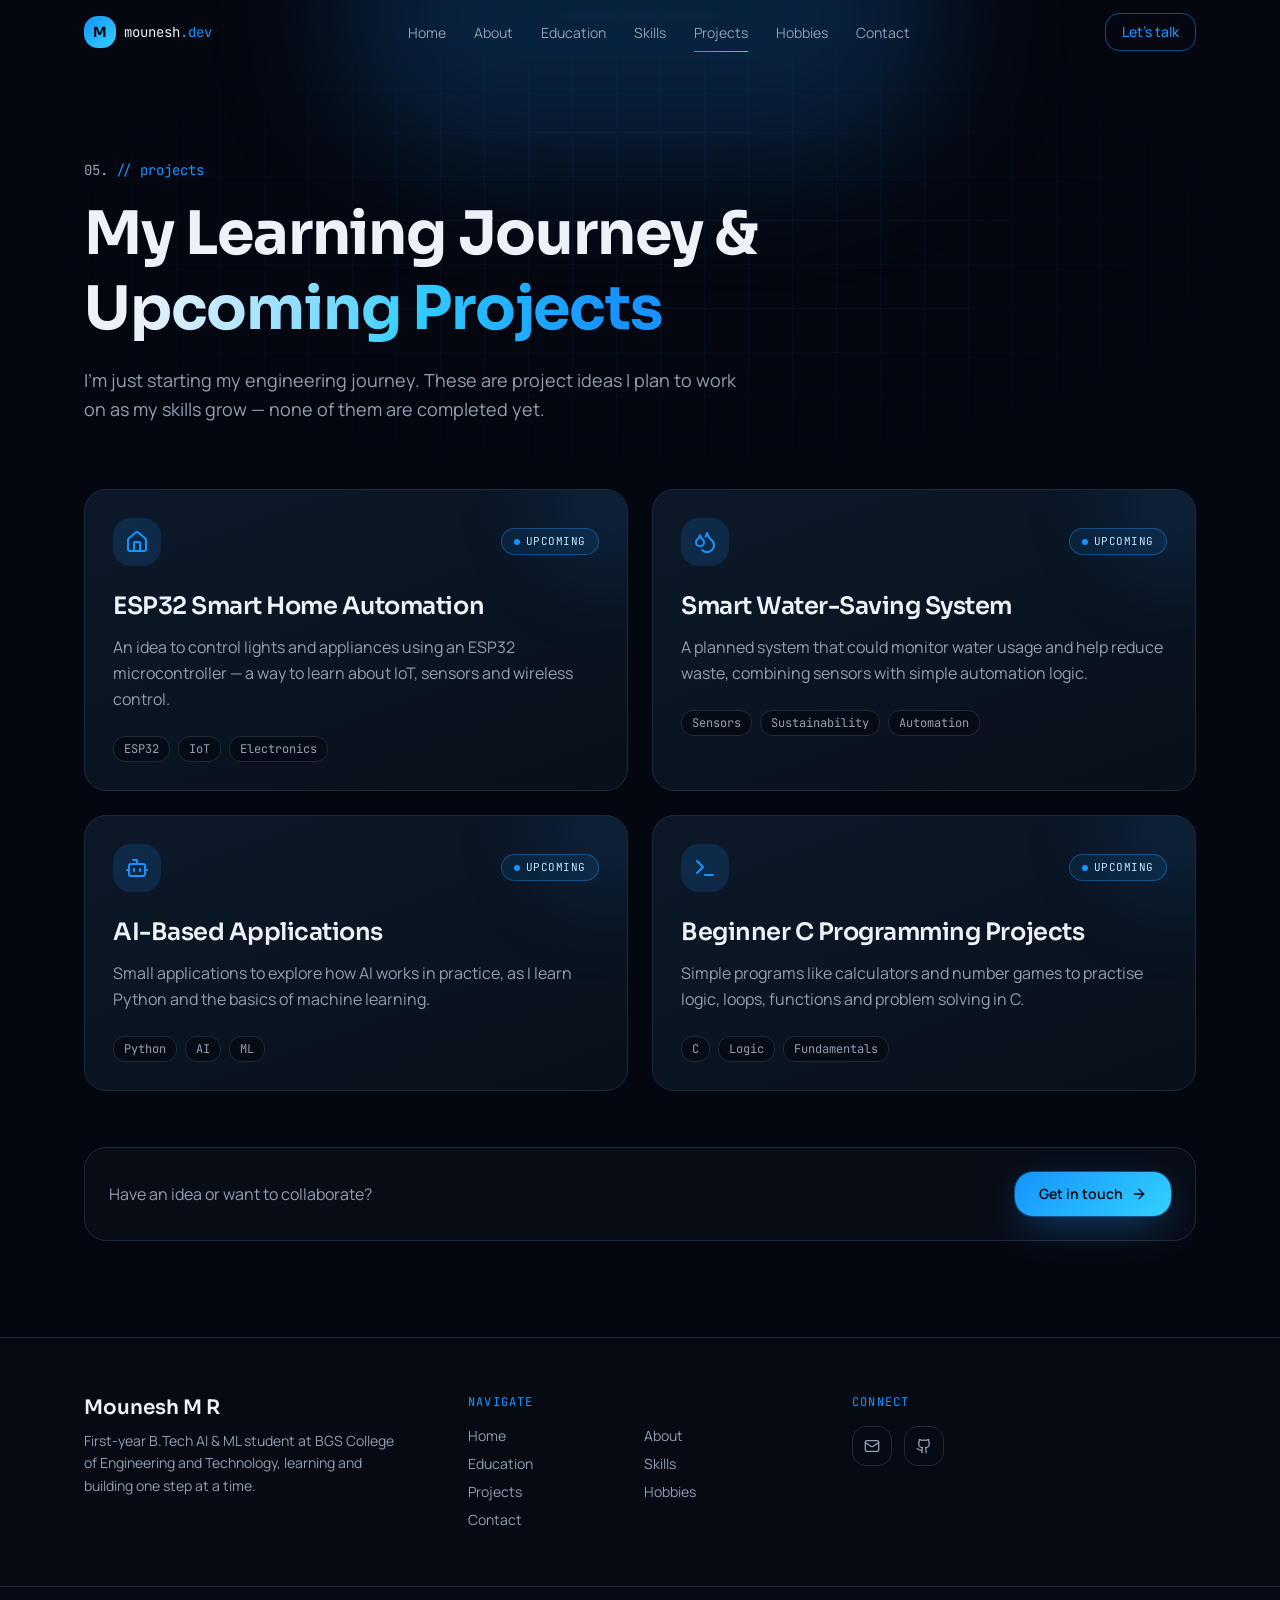
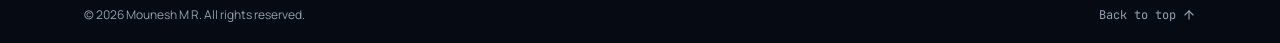
<file: projects.html>
<!DOCTYPE html><html lang="en" data-tsd-source="/src/routes/__root.tsx:119:5"><head data-tsd-source="/src/routes/__root.tsx:120:7"><meta charSet="utf-8"/><meta name="viewport" content="width=device-width, initial-scale=1"/><link rel="stylesheet" href="https://fonts.googleapis.com/css2?family=JetBrains+Mono:wght@400;500&amp;family=Manrope:wght@400;500;600;700&amp;family=Sora:wght@500;600;700;800&amp;display=swap" data-precedence="default"/><link rel="stylesheet" href="style.css" data-precedence="default"/><title>My Learning Journey &amp; Upcoming Projects — Mounesh M R</title><meta name="author" content="Mounesh M R"/><meta property="og:type" content="website"/><meta name="twitter:card" content="summary_large_image"/><meta name="theme-color" content="#0b1020"/><meta name="description" content="Upcoming project ideas: ESP32 smart home automation, a smart water-saving system, AI-based applications and beginner C projects."/><meta property="og:title" content="My Learning Journey &amp; Upcoming Projects"/><meta property="og:description" content="Project ideas Mounesh M R plans to build as he learns."/><link rel="preconnect" href="https://fonts.googleapis.com"/><link rel="preconnect" href="https://fonts.gstatic.com" crossorigin="anonymous"/><link rel="icon" href="favicon.ico" type="image/x-icon"/></head><body data-tsd-source="/src/routes/__root.tsx:123:7"><header class="fixed inset-x-0 top-0 z-50 transition-all duration-300 border-b border-transparent" data-tsd-source="/src/components/site/SiteNav.tsx:22:5"><nav class="mx-auto flex h-16 max-w-6xl items-center justify-between px-5" data-tsd-source="/src/components/site/SiteNav.tsx:28:7"><a class="group flex items-center gap-2 font-mono text-sm" data-tsd-source="/src/components/site/SiteNav.tsx:29:9" href="index.html"><span class="grid h-8 w-8 place-items-center rounded-lg bg-gradient-primary font-display text-sm font-bold text-primary-foreground transition-transform group-hover:rotate-6" data-tsd-source="/src/components/site/SiteNav.tsx:30:11">M</span><span class="text-foreground" data-tsd-source="/src/components/site/SiteNav.tsx:33:11">mounesh<span class="text-primary" data-tsd-source="/src/components/site/SiteNav.tsx:34:20">.dev</span></span></a><ul class="hidden items-center gap-1 lg:flex" data-tsd-source="/src/components/site/SiteNav.tsx:38:9"><li data-tsd-source="/src/components/site/SiteNav.tsx:40:13"><a class="relative rounded-md px-3 py-2 text-sm text-muted-foreground transition-colors hover:text-foreground" data-tsd-source="/src/components/site/SiteNav.tsx:41:15" href="index.html">Home<span class="absolute inset-x-3 -bottom-0.5 h-px origin-left bg-gradient-primary transition-transform duration-300 scale-x-0" data-tsd-source="/src/components/site/SiteNav.tsx:50:21"></span></a></li><li data-tsd-source="/src/components/site/SiteNav.tsx:40:13"><a class="relative rounded-md px-3 py-2 text-sm text-muted-foreground transition-colors hover:text-foreground" data-tsd-source="/src/components/site/SiteNav.tsx:41:15" href="about.html">About<span class="absolute inset-x-3 -bottom-0.5 h-px origin-left bg-gradient-primary transition-transform duration-300 scale-x-0" data-tsd-source="/src/components/site/SiteNav.tsx:50:21"></span></a></li><li data-tsd-source="/src/components/site/SiteNav.tsx:40:13"><a class="relative rounded-md px-3 py-2 text-sm text-muted-foreground transition-colors hover:text-foreground" data-tsd-source="/src/components/site/SiteNav.tsx:41:15" href="education.html">Education<span class="absolute inset-x-3 -bottom-0.5 h-px origin-left bg-gradient-primary transition-transform duration-300 scale-x-0" data-tsd-source="/src/components/site/SiteNav.tsx:50:21"></span></a></li><li data-tsd-source="/src/components/site/SiteNav.tsx:40:13"><a class="relative rounded-md px-3 py-2 text-sm text-muted-foreground transition-colors hover:text-foreground" data-tsd-source="/src/components/site/SiteNav.tsx:41:15" href="skills.html">Skills<span class="absolute inset-x-3 -bottom-0.5 h-px origin-left bg-gradient-primary transition-transform duration-300 scale-x-0" data-tsd-source="/src/components/site/SiteNav.tsx:50:21"></span></a></li><li data-tsd-source="/src/components/site/SiteNav.tsx:40:13"><a class="relative rounded-md px-3 py-2 text-sm text-muted-foreground transition-colors hover:text-foreground text-foreground" data-tsd-source="/src/components/site/SiteNav.tsx:41:15" href="projects.html" data-status="active" aria-current="page">Projects<span class="absolute inset-x-3 -bottom-0.5 h-px origin-left bg-gradient-primary transition-transform duration-300 scale-x-100" data-tsd-source="/src/components/site/SiteNav.tsx:50:21"></span></a></li><li data-tsd-source="/src/components/site/SiteNav.tsx:40:13"><a class="relative rounded-md px-3 py-2 text-sm text-muted-foreground transition-colors hover:text-foreground" data-tsd-source="/src/components/site/SiteNav.tsx:41:15" href="hobbies.html">Hobbies<span class="absolute inset-x-3 -bottom-0.5 h-px origin-left bg-gradient-primary transition-transform duration-300 scale-x-0" data-tsd-source="/src/components/site/SiteNav.tsx:50:21"></span></a></li><li data-tsd-source="/src/components/site/SiteNav.tsx:40:13"><a class="relative rounded-md px-3 py-2 text-sm text-muted-foreground transition-colors hover:text-foreground" data-tsd-source="/src/components/site/SiteNav.tsx:41:15" href="contact.html">Contact<span class="absolute inset-x-3 -bottom-0.5 h-px origin-left bg-gradient-primary transition-transform duration-300 scale-x-0" data-tsd-source="/src/components/site/SiteNav.tsx:50:21"></span></a></li></ul><a class="hidden rounded-lg border border-primary/50 px-4 py-2 text-sm font-medium text-primary transition-all hover:bg-primary hover:text-primary-foreground lg:inline-flex" data-tsd-source="/src/components/site/SiteNav.tsx:63:9" href="contact.html">Let&#x27;s talk</a><button type="button" aria-label="Open menu" aria-expanded="false" class="grid h-10 w-10 place-items-center rounded-lg border border-border text-foreground transition-colors hover:border-primary lg:hidden" data-tsd-source="/src/components/site/SiteNav.tsx:70:9"><svg xmlns="http://www.w3.org/2000/svg" width="24" height="24" viewBox="0 0 24 24" fill="none" stroke="currentColor" stroke-width="2" stroke-linecap="round" stroke-linejoin="round" class="lucide lucide-menu h-5 w-5" aria-hidden="true" data-tsd-source="/src/components/site/SiteNav.tsx:77:47"><path d="M4 5h16"></path><path d="M4 12h16"></path><path d="M4 19h16"></path></svg></button></nav><div class="overflow-hidden transition-[max-height] duration-300 lg:hidden max-h-0" data-tsd-source="/src/components/site/SiteNav.tsx:81:7"><ul class="mx-auto max-w-6xl space-y-1 px-5 pb-5" data-tsd-source="/src/components/site/SiteNav.tsx:87:9"><li data-tsd-source="/src/components/site/SiteNav.tsx:89:13"><a class="flex items-center gap-3 rounded-lg px-3 py-3 text-base text-muted-foreground transition-colors hover:bg-accent hover:text-foreground" data-tsd-source="/src/components/site/SiteNav.tsx:90:15" href="index.html"><span class="font-mono text-xs text-primary" data-tsd-source="/src/components/site/SiteNav.tsx:96:17">01.</span>Home</a></li><li data-tsd-source="/src/components/site/SiteNav.tsx:89:13"><a class="flex items-center gap-3 rounded-lg px-3 py-3 text-base text-muted-foreground transition-colors hover:bg-accent hover:text-foreground" data-tsd-source="/src/components/site/SiteNav.tsx:90:15" href="about.html"><span class="font-mono text-xs text-primary" data-tsd-source="/src/components/site/SiteNav.tsx:96:17">02.</span>About</a></li><li data-tsd-source="/src/components/site/SiteNav.tsx:89:13"><a class="flex items-center gap-3 rounded-lg px-3 py-3 text-base text-muted-foreground transition-colors hover:bg-accent hover:text-foreground" data-tsd-source="/src/components/site/SiteNav.tsx:90:15" href="education.html"><span class="font-mono text-xs text-primary" data-tsd-source="/src/components/site/SiteNav.tsx:96:17">03.</span>Education</a></li><li data-tsd-source="/src/components/site/SiteNav.tsx:89:13"><a class="flex items-center gap-3 rounded-lg px-3 py-3 text-base text-muted-foreground transition-colors hover:bg-accent hover:text-foreground" data-tsd-source="/src/components/site/SiteNav.tsx:90:15" href="skills.html"><span class="font-mono text-xs text-primary" data-tsd-source="/src/components/site/SiteNav.tsx:96:17">04.</span>Skills</a></li><li data-tsd-source="/src/components/site/SiteNav.tsx:89:13"><a class="flex items-center gap-3 rounded-lg px-3 py-3 text-base text-muted-foreground transition-colors hover:bg-accent hover:text-foreground bg-accent text-foreground" data-tsd-source="/src/components/site/SiteNav.tsx:90:15" href="projects.html" data-status="active" aria-current="page"><span class="font-mono text-xs text-primary" data-tsd-source="/src/components/site/SiteNav.tsx:96:17">05.</span>Projects</a></li><li data-tsd-source="/src/components/site/SiteNav.tsx:89:13"><a class="flex items-center gap-3 rounded-lg px-3 py-3 text-base text-muted-foreground transition-colors hover:bg-accent hover:text-foreground" data-tsd-source="/src/components/site/SiteNav.tsx:90:15" href="hobbies.html"><span class="font-mono text-xs text-primary" data-tsd-source="/src/components/site/SiteNav.tsx:96:17">06.</span>Hobbies</a></li><li data-tsd-source="/src/components/site/SiteNav.tsx:89:13"><a class="flex items-center gap-3 rounded-lg px-3 py-3 text-base text-muted-foreground transition-colors hover:bg-accent hover:text-foreground" data-tsd-source="/src/components/site/SiteNav.tsx:90:15" href="contact.html"><span class="font-mono text-xs text-primary" data-tsd-source="/src/components/site/SiteNav.tsx:96:17">07.</span>Contact</a></li></ul></div></header><main class="min-h-screen" data-tsd-source="/src/routes/__root.tsx:137:7"><section class="relative overflow-hidden pt-32 pb-12 md:pt-40 md:pb-16" data-tsd-source="/src/components/site/PageHeader.tsx:15:5"><div class="pointer-events-none absolute inset-0 bg-grid opacity-60" data-tsd-source="/src/components/site/PageHeader.tsx:16:7"></div><div class="pointer-events-none absolute -top-32 left-1/2 h-72 w-[38rem] -translate-x-1/2 rounded-full bg-primary/20 blur-3xl" data-tsd-source="/src/components/site/PageHeader.tsx:17:7"></div><div class="relative mx-auto max-w-6xl px-5" data-tsd-source="/src/components/site/PageHeader.tsx:18:7"><p class="animate-fade-up font-mono text-sm text-primary" data-tsd-source="/src/components/site/PageHeader.tsx:19:9"><span class="text-muted-foreground" data-tsd-source="/src/components/site/PageHeader.tsx:20:11">05.</span> // projects</p><h1 class="animate-fade-up mt-4 max-w-3xl text-4xl font-bold leading-tight md:text-6xl" style="animation-delay:80ms" data-tsd-source="/src/components/site/PageHeader.tsx:22:9">My Learning Journey &amp; <span class="text-gradient">Upcoming Projects</span></h1><div class="animate-fade-up mt-5 max-w-2xl text-base leading-relaxed text-muted-foreground md:text-lg" style="animation-delay:160ms" data-tsd-source="/src/components/site/PageHeader.tsx:29:11">I&#x27;m just starting my engineering journey. These are project ideas I plan to work on as my skills grow — none of them are completed yet.</div></div></section><section class="mx-auto max-w-6xl px-5" data-tsd-source="/src/routes/projects.tsx:61:7"><div class="grid gap-6 md:grid-cols-2" data-tsd-source="/src/routes/projects.tsx:62:9"><div data-visible="false" style="transition-delay:0ms" class="reveal" data-tsd-source="/src/components/site/Reveal.tsx:33:5"><article class="card-interactive group relative h-full overflow-hidden rounded-2xl border border-border bg-gradient-card p-7" data-tsd-source="/src/routes/projects.tsx:65:15"><div class="pointer-events-none absolute -right-16 -top-16 h-40 w-40 rounded-full bg-primary/10 blur-2xl transition-opacity group-hover:bg-primary/25" data-tsd-source="/src/routes/projects.tsx:66:17"></div><div class="relative flex items-center justify-between" data-tsd-source="/src/routes/projects.tsx:67:17"><span class="grid h-12 w-12 place-items-center rounded-xl bg-primary/15 text-primary" data-tsd-source="/src/routes/projects.tsx:68:19"><svg xmlns="http://www.w3.org/2000/svg" width="24" height="24" viewBox="0 0 24 24" fill="none" stroke="currentColor" stroke-width="2" stroke-linecap="round" stroke-linejoin="round" class="lucide lucide-house h-6 w-6" aria-hidden="true" data-tsd-source="/src/routes/projects.tsx:69:21"><path d="M15 21v-8a1 1 0 0 0-1-1h-4a1 1 0 0 0-1 1v8"></path><path d="M3 10a2 2 0 0 1 .709-1.528l7-6a2 2 0 0 1 2.582 0l7 6A2 2 0 0 1 21 10v9a2 2 0 0 1-2 2H5a2 2 0 0 1-2-2z"></path></svg></span><span class="inline-flex items-center gap-1.5 rounded-full border border-primary/40 bg-primary/10 px-3 py-1 font-mono text-[11px] uppercase tracking-wider text-accent-foreground" data-tsd-source="/src/routes/projects.tsx:71:19"><span class="h-1.5 w-1.5 rounded-full bg-primary animate-pulse-ring" data-tsd-source="/src/routes/projects.tsx:72:21"></span>Upcoming</span></div><h2 class="relative mt-6 text-xl font-semibold md:text-2xl" data-tsd-source="/src/routes/projects.tsx:76:17">ESP32 Smart Home Automation</h2><p class="relative mt-3 leading-relaxed text-muted-foreground" data-tsd-source="/src/routes/projects.tsx:77:17">An idea to control lights and appliances using an ESP32 microcontroller — a way to learn about IoT, sensors and wireless control.</p><ul class="relative mt-6 flex flex-wrap gap-2" data-tsd-source="/src/routes/projects.tsx:78:17"><li class="rounded-md border border-border bg-background/60 px-2.5 py-1 font-mono text-xs text-muted-foreground" data-tsd-source="/src/routes/projects.tsx:80:21">ESP32</li><li class="rounded-md border border-border bg-background/60 px-2.5 py-1 font-mono text-xs text-muted-foreground" data-tsd-source="/src/routes/projects.tsx:80:21">IoT</li><li class="rounded-md border border-border bg-background/60 px-2.5 py-1 font-mono text-xs text-muted-foreground" data-tsd-source="/src/routes/projects.tsx:80:21">Electronics</li></ul></article></div><div data-visible="false" style="transition-delay:100ms" class="reveal" data-tsd-source="/src/components/site/Reveal.tsx:33:5"><article class="card-interactive group relative h-full overflow-hidden rounded-2xl border border-border bg-gradient-card p-7" data-tsd-source="/src/routes/projects.tsx:65:15"><div class="pointer-events-none absolute -right-16 -top-16 h-40 w-40 rounded-full bg-primary/10 blur-2xl transition-opacity group-hover:bg-primary/25" data-tsd-source="/src/routes/projects.tsx:66:17"></div><div class="relative flex items-center justify-between" data-tsd-source="/src/routes/projects.tsx:67:17"><span class="grid h-12 w-12 place-items-center rounded-xl bg-primary/15 text-primary" data-tsd-source="/src/routes/projects.tsx:68:19"><svg xmlns="http://www.w3.org/2000/svg" width="24" height="24" viewBox="0 0 24 24" fill="none" stroke="currentColor" stroke-width="2" stroke-linecap="round" stroke-linejoin="round" class="lucide lucide-droplets h-6 w-6" aria-hidden="true" data-tsd-source="/src/routes/projects.tsx:69:21"><path d="M7 16.3c2.2 0 4-1.83 4-4.05 0-1.16-.57-2.26-1.71-3.19S7.29 6.75 7 5.3c-.29 1.45-1.14 2.84-2.29 3.76S3 11.1 3 12.25c0 2.22 1.8 4.05 4 4.05z"></path><path d="M12.56 6.6A10.97 10.97 0 0 0 14 3.02c.5 2.5 2 4.9 4 6.5s3 3.5 3 5.5a6.98 6.98 0 0 1-11.91 4.97"></path></svg></span><span class="inline-flex items-center gap-1.5 rounded-full border border-primary/40 bg-primary/10 px-3 py-1 font-mono text-[11px] uppercase tracking-wider text-accent-foreground" data-tsd-source="/src/routes/projects.tsx:71:19"><span class="h-1.5 w-1.5 rounded-full bg-primary animate-pulse-ring" data-tsd-source="/src/routes/projects.tsx:72:21"></span>Upcoming</span></div><h2 class="relative mt-6 text-xl font-semibold md:text-2xl" data-tsd-source="/src/routes/projects.tsx:76:17">Smart Water-Saving System</h2><p class="relative mt-3 leading-relaxed text-muted-foreground" data-tsd-source="/src/routes/projects.tsx:77:17">A planned system that could monitor water usage and help reduce waste, combining sensors with simple automation logic.</p><ul class="relative mt-6 flex flex-wrap gap-2" data-tsd-source="/src/routes/projects.tsx:78:17"><li class="rounded-md border border-border bg-background/60 px-2.5 py-1 font-mono text-xs text-muted-foreground" data-tsd-source="/src/routes/projects.tsx:80:21">Sensors</li><li class="rounded-md border border-border bg-background/60 px-2.5 py-1 font-mono text-xs text-muted-foreground" data-tsd-source="/src/routes/projects.tsx:80:21">Sustainability</li><li class="rounded-md border border-border bg-background/60 px-2.5 py-1 font-mono text-xs text-muted-foreground" data-tsd-source="/src/routes/projects.tsx:80:21">Automation</li></ul></article></div><div data-visible="false" style="transition-delay:0ms" class="reveal" data-tsd-source="/src/components/site/Reveal.tsx:33:5"><article class="card-interactive group relative h-full overflow-hidden rounded-2xl border border-border bg-gradient-card p-7" data-tsd-source="/src/routes/projects.tsx:65:15"><div class="pointer-events-none absolute -right-16 -top-16 h-40 w-40 rounded-full bg-primary/10 blur-2xl transition-opacity group-hover:bg-primary/25" data-tsd-source="/src/routes/projects.tsx:66:17"></div><div class="relative flex items-center justify-between" data-tsd-source="/src/routes/projects.tsx:67:17"><span class="grid h-12 w-12 place-items-center rounded-xl bg-primary/15 text-primary" data-tsd-source="/src/routes/projects.tsx:68:19"><svg xmlns="http://www.w3.org/2000/svg" width="24" height="24" viewBox="0 0 24 24" fill="none" stroke="currentColor" stroke-width="2" stroke-linecap="round" stroke-linejoin="round" class="lucide lucide-bot h-6 w-6" aria-hidden="true" data-tsd-source="/src/routes/projects.tsx:69:21"><path d="M12 8V4H8"></path><rect width="16" height="12" x="4" y="8" rx="2"></rect><path d="M2 14h2"></path><path d="M20 14h2"></path><path d="M15 13v2"></path><path d="M9 13v2"></path></svg></span><span class="inline-flex items-center gap-1.5 rounded-full border border-primary/40 bg-primary/10 px-3 py-1 font-mono text-[11px] uppercase tracking-wider text-accent-foreground" data-tsd-source="/src/routes/projects.tsx:71:19"><span class="h-1.5 w-1.5 rounded-full bg-primary animate-pulse-ring" data-tsd-source="/src/routes/projects.tsx:72:21"></span>Upcoming</span></div><h2 class="relative mt-6 text-xl font-semibold md:text-2xl" data-tsd-source="/src/routes/projects.tsx:76:17">AI-Based Applications</h2><p class="relative mt-3 leading-relaxed text-muted-foreground" data-tsd-source="/src/routes/projects.tsx:77:17">Small applications to explore how AI works in practice, as I learn Python and the basics of machine learning.</p><ul class="relative mt-6 flex flex-wrap gap-2" data-tsd-source="/src/routes/projects.tsx:78:17"><li class="rounded-md border border-border bg-background/60 px-2.5 py-1 font-mono text-xs text-muted-foreground" data-tsd-source="/src/routes/projects.tsx:80:21">Python</li><li class="rounded-md border border-border bg-background/60 px-2.5 py-1 font-mono text-xs text-muted-foreground" data-tsd-source="/src/routes/projects.tsx:80:21">AI</li><li class="rounded-md border border-border bg-background/60 px-2.5 py-1 font-mono text-xs text-muted-foreground" data-tsd-source="/src/routes/projects.tsx:80:21">ML</li></ul></article></div><div data-visible="false" style="transition-delay:100ms" class="reveal" data-tsd-source="/src/components/site/Reveal.tsx:33:5"><article class="card-interactive group relative h-full overflow-hidden rounded-2xl border border-border bg-gradient-card p-7" data-tsd-source="/src/routes/projects.tsx:65:15"><div class="pointer-events-none absolute -right-16 -top-16 h-40 w-40 rounded-full bg-primary/10 blur-2xl transition-opacity group-hover:bg-primary/25" data-tsd-source="/src/routes/projects.tsx:66:17"></div><div class="relative flex items-center justify-between" data-tsd-source="/src/routes/projects.tsx:67:17"><span class="grid h-12 w-12 place-items-center rounded-xl bg-primary/15 text-primary" data-tsd-source="/src/routes/projects.tsx:68:19"><svg xmlns="http://www.w3.org/2000/svg" width="24" height="24" viewBox="0 0 24 24" fill="none" stroke="currentColor" stroke-width="2" stroke-linecap="round" stroke-linejoin="round" class="lucide lucide-terminal h-6 w-6" aria-hidden="true" data-tsd-source="/src/routes/projects.tsx:69:21"><path d="M12 19h8"></path><path d="m4 17 6-6-6-6"></path></svg></span><span class="inline-flex items-center gap-1.5 rounded-full border border-primary/40 bg-primary/10 px-3 py-1 font-mono text-[11px] uppercase tracking-wider text-accent-foreground" data-tsd-source="/src/routes/projects.tsx:71:19"><span class="h-1.5 w-1.5 rounded-full bg-primary animate-pulse-ring" data-tsd-source="/src/routes/projects.tsx:72:21"></span>Upcoming</span></div><h2 class="relative mt-6 text-xl font-semibold md:text-2xl" data-tsd-source="/src/routes/projects.tsx:76:17">Beginner C Programming Projects</h2><p class="relative mt-3 leading-relaxed text-muted-foreground" data-tsd-source="/src/routes/projects.tsx:77:17">Simple programs like calculators and number games to practise logic, loops, functions and problem solving in C.</p><ul class="relative mt-6 flex flex-wrap gap-2" data-tsd-source="/src/routes/projects.tsx:78:17"><li class="rounded-md border border-border bg-background/60 px-2.5 py-1 font-mono text-xs text-muted-foreground" data-tsd-source="/src/routes/projects.tsx:80:21">C</li><li class="rounded-md border border-border bg-background/60 px-2.5 py-1 font-mono text-xs text-muted-foreground" data-tsd-source="/src/routes/projects.tsx:80:21">Logic</li><li class="rounded-md border border-border bg-background/60 px-2.5 py-1 font-mono text-xs text-muted-foreground" data-tsd-source="/src/routes/projects.tsx:80:21">Fundamentals</li></ul></article></div></div><div data-visible="false" style="transition-delay:0ms" class="reveal mt-14 flex flex-wrap items-center justify-between gap-4 rounded-2xl border border-border bg-card/60 p-6" data-tsd-source="/src/components/site/Reveal.tsx:33:5"><p class="text-muted-foreground" data-tsd-source="/src/routes/projects.tsx:91:11">Have an idea or want to collaborate?</p><a class="group inline-flex items-center justify-center gap-2 rounded-xl bg-gradient-primary px-6 py-3 text-sm font-semibold text-primary-foreground shadow-glow transition-all duration-300 hover:-translate-y-0.5 hover:brightness-110 focus-visible:outline-none focus-visible:ring-2 focus-visible:ring-ring focus-visible:ring-offset-2 focus-visible:ring-offset-background" data-tsd-source="/src/routes/projects.tsx:92:11" href="contact.html">Get in touch <svg xmlns="http://www.w3.org/2000/svg" width="24" height="24" viewBox="0 0 24 24" fill="none" stroke="currentColor" stroke-width="2" stroke-linecap="round" stroke-linejoin="round" class="lucide lucide-arrow-right h-4 w-4 transition-transform group-hover:translate-x-1" aria-hidden="true" data-tsd-source="/src/routes/projects.tsx:93:26"><path d="M5 12h14"></path><path d="m12 5 7 7-7 7"></path></svg></a></div></section></main><footer class="relative mt-24 border-t border-border bg-card/40" data-tsd-source="/src/components/site/SiteFooter.tsx:7:5"><div class="mx-auto grid max-w-6xl gap-10 px-5 py-14 md:grid-cols-3" data-tsd-source="/src/components/site/SiteFooter.tsx:8:7"><div data-tsd-source="/src/components/site/SiteFooter.tsx:9:9"><p class="font-display text-xl font-semibold" data-tsd-source="/src/components/site/SiteFooter.tsx:10:11">Mounesh M R</p><p class="mt-2 max-w-xs text-sm leading-relaxed text-muted-foreground" data-tsd-source="/src/components/site/SiteFooter.tsx:11:11">First-year B.Tech AI &amp; ML student at BGS College of Engineering and Technology, learning and building one step at a time.</p></div><div data-tsd-source="/src/components/site/SiteFooter.tsx:17:9"><p class="font-mono text-xs uppercase tracking-widest text-primary" data-tsd-source="/src/components/site/SiteFooter.tsx:18:11">Navigate</p><ul class="mt-4 grid grid-cols-2 gap-2 text-sm" data-tsd-source="/src/components/site/SiteFooter.tsx:19:11"><li data-tsd-source="/src/components/site/SiteFooter.tsx:21:15"><a class="text-muted-foreground transition-colors hover:text-primary" data-tsd-source="/src/components/site/SiteFooter.tsx:22:17" href="index.html">Home</a></li><li data-tsd-source="/src/components/site/SiteFooter.tsx:21:15"><a class="text-muted-foreground transition-colors hover:text-primary" data-tsd-source="/src/components/site/SiteFooter.tsx:22:17" href="about.html">About</a></li><li data-tsd-source="/src/components/site/SiteFooter.tsx:21:15"><a class="text-muted-foreground transition-colors hover:text-primary" data-tsd-source="/src/components/site/SiteFooter.tsx:22:17" href="education.html">Education</a></li><li data-tsd-source="/src/components/site/SiteFooter.tsx:21:15"><a class="text-muted-foreground transition-colors hover:text-primary" data-tsd-source="/src/components/site/SiteFooter.tsx:22:17" href="skills.html">Skills</a></li><li data-tsd-source="/src/components/site/SiteFooter.tsx:21:15"><a class="text-muted-foreground transition-colors hover:text-primary active" data-tsd-source="/src/components/site/SiteFooter.tsx:22:17" href="projects.html" data-status="active" aria-current="page">Projects</a></li><li data-tsd-source="/src/components/site/SiteFooter.tsx:21:15"><a class="text-muted-foreground transition-colors hover:text-primary" data-tsd-source="/src/components/site/SiteFooter.tsx:22:17" href="hobbies.html">Hobbies</a></li><li data-tsd-source="/src/components/site/SiteFooter.tsx:21:15"><a class="text-muted-foreground transition-colors hover:text-primary" data-tsd-source="/src/components/site/SiteFooter.tsx:22:17" href="contact.html">Contact</a></li></ul></div><div data-tsd-source="/src/components/site/SiteFooter.tsx:30:9"><p class="font-mono text-xs uppercase tracking-widest text-primary" data-tsd-source="/src/components/site/SiteFooter.tsx:31:11">Connect</p><div class="mt-4 flex gap-3" data-tsd-source="/src/components/site/SiteFooter.tsx:32:11"><a href="mailto:mouneshmr197@gmail.com" rel="noreferrer" aria-label="Email" class="grid h-10 w-10 place-items-center rounded-lg border border-border text-muted-foreground transition-all hover:-translate-y-1 hover:border-primary hover:text-primary" data-tsd-source="/src/components/site/SiteFooter.tsx:38:15"><svg xmlns="http://www.w3.org/2000/svg" width="24" height="24" viewBox="0 0 24 24" fill="none" stroke="currentColor" stroke-width="2" stroke-linecap="round" stroke-linejoin="round" class="lucide lucide-mail h-4 w-4" aria-hidden="true" data-tsd-source="/src/components/site/SiteFooter.tsx:46:17"><path d="m22 7-8.991 5.727a2 2 0 0 1-2.009 0L2 7"></path><rect x="2" y="4" width="20" height="16" rx="2"></rect></svg></a><a href="https://github.com/mounesh197" target="_blank" rel="noreferrer" aria-label="GitHub" class="grid h-10 w-10 place-items-center rounded-lg border border-border text-muted-foreground transition-all hover:-translate-y-1 hover:border-primary hover:text-primary" data-tsd-source="/src/components/site/SiteFooter.tsx:38:15"><svg xmlns="http://www.w3.org/2000/svg" width="24" height="24" viewBox="0 0 24 24" fill="none" stroke="currentColor" stroke-width="2" stroke-linecap="round" stroke-linejoin="round" class="lucide lucide-github h-4 w-4" aria-hidden="true" data-tsd-source="/src/components/site/SiteFooter.tsx:46:17"><path d="M15 22v-4a4.8 4.8 0 0 0-1-3.5c3 0 6-2 6-5.5.08-1.25-.27-2.48-1-3.5.28-1.15.28-2.35 0-3.5 0 0-1 0-3 1.5-2.64-.5-5.36-.5-8 0C6 2 5 2 5 2c-.3 1.15-.3 2.35 0 3.5A5.403 5.403 0 0 0 4 9c0 3.5 3 5.5 6 5.5-.39.49-.68 1.05-.85 1.65-.17.6-.22 1.23-.15 1.85v4"></path><path d="M9 18c-4.51 2-5-2-7-2"></path></svg></a></div></div></div><div class="border-t border-border" data-tsd-source="/src/components/site/SiteFooter.tsx:53:7"><div class="mx-auto flex max-w-6xl flex-col items-center justify-between gap-3 px-5 py-5 text-xs text-muted-foreground sm:flex-row" data-tsd-source="/src/components/site/SiteFooter.tsx:54:9"><p data-tsd-source="/src/components/site/SiteFooter.tsx:55:11">© 2026 Mounesh M R. All rights reserved.</p><button type="button" class="inline-flex items-center gap-1.5 font-mono transition-colors hover:text-primary" data-tsd-source="/src/components/site/SiteFooter.tsx:56:11">Back to top <svg xmlns="http://www.w3.org/2000/svg" width="24" height="24" viewBox="0 0 24 24" fill="none" stroke="currentColor" stroke-width="2" stroke-linecap="round" stroke-linejoin="round" class="lucide lucide-arrow-up h-3.5 w-3.5" aria-hidden="true" data-tsd-source="/src/components/site/SiteFooter.tsx:61:25"><path d="m5 12 7-7 7 7"></path><path d="M12 19V5"></path></svg></button></div></div></footer><script src="script.js"></script></body></html>
</file>
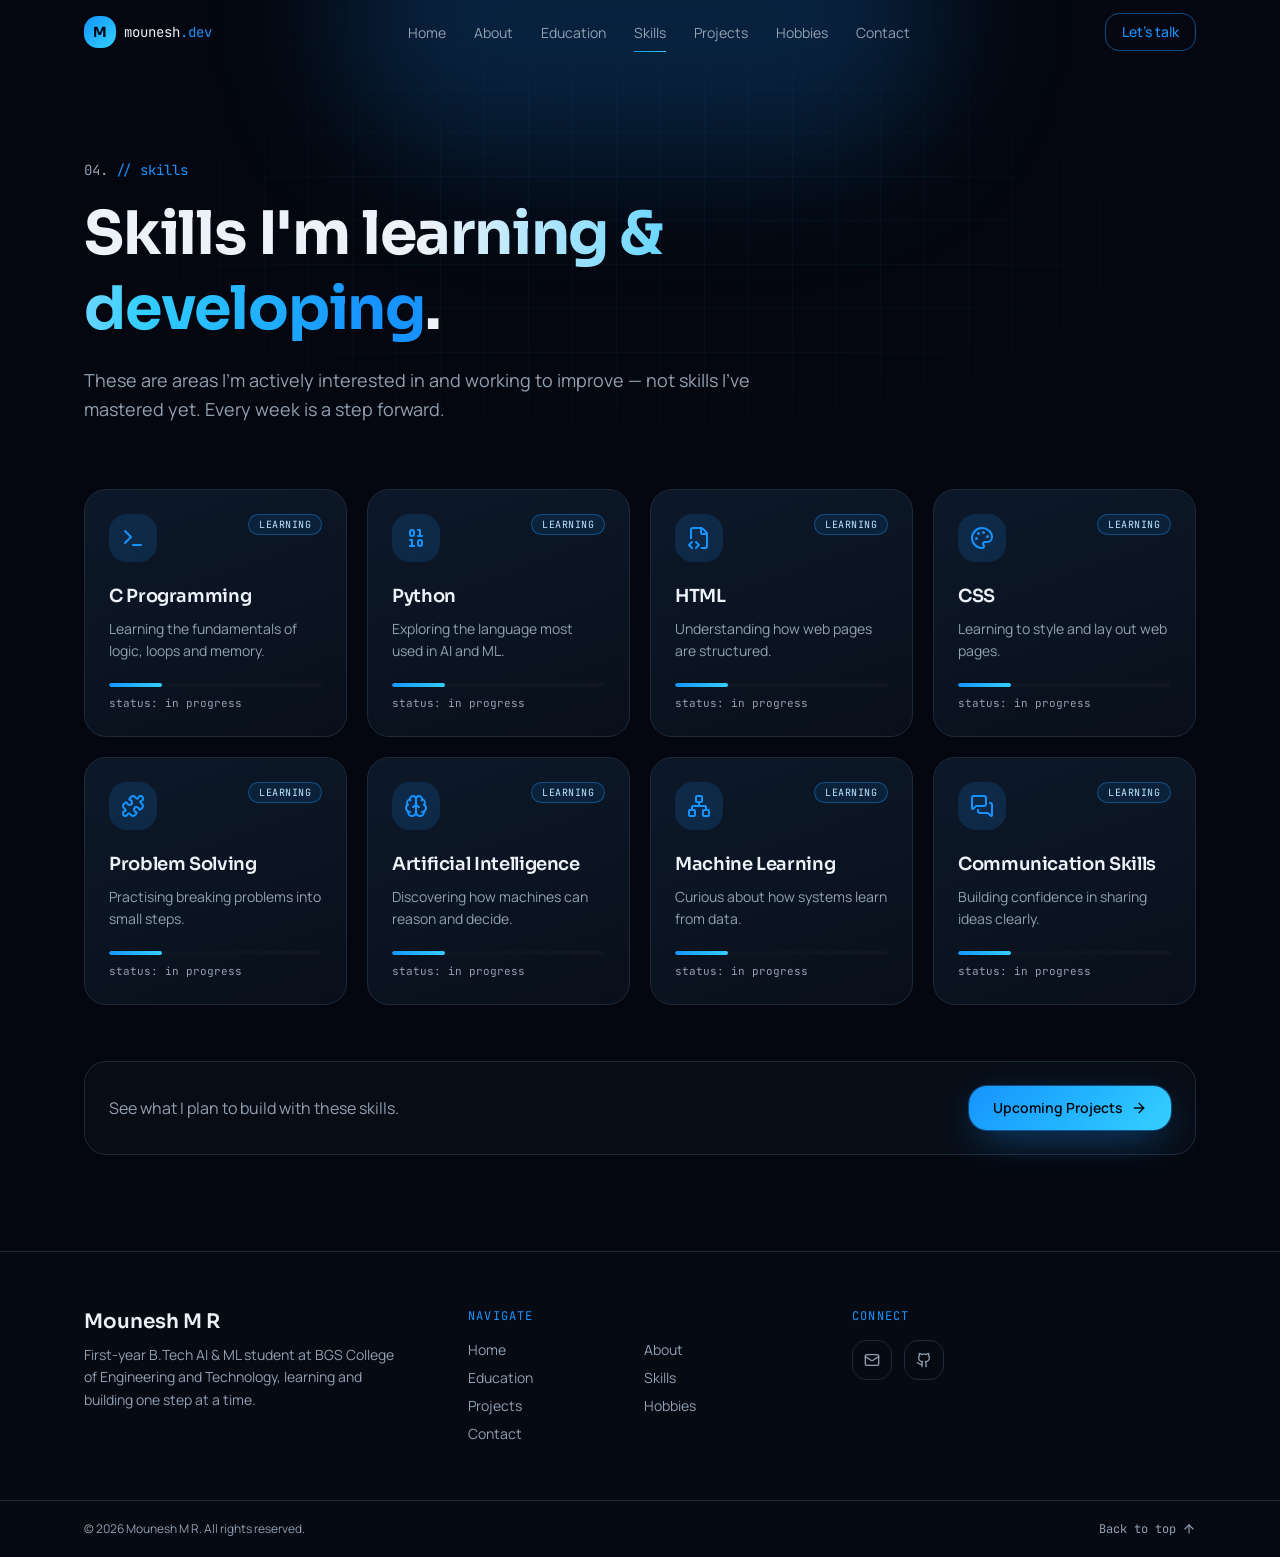
<file: skills.html>
<!DOCTYPE html><html lang="en" data-tsd-source="/src/routes/__root.tsx:119:5"><head data-tsd-source="/src/routes/__root.tsx:120:7"><meta charSet="utf-8"/><meta name="viewport" content="width=device-width, initial-scale=1"/><link rel="stylesheet" href="https://fonts.googleapis.com/css2?family=JetBrains+Mono:wght@400;500&amp;family=Manrope:wght@400;500;600;700&amp;family=Sora:wght@500;600;700;800&amp;display=swap" data-precedence="default"/><link rel="stylesheet" href="style.css" data-precedence="default"/><title>Skills I&#x27;m Learning — Mounesh M R</title><meta name="author" content="Mounesh M R"/><meta property="og:type" content="website"/><meta name="twitter:card" content="summary_large_image"/><meta name="theme-color" content="#0b1020"/><meta name="description" content="Skills I&#x27;m interested in learning and developing: C, Python, HTML, CSS, problem solving, AI, ML and communication."/><meta property="og:title" content="Skills I&#x27;m Learning — Mounesh M R"/><meta property="og:description" content="The skills a first-year AI &amp; ML student is learning and developing."/><link rel="preconnect" href="https://fonts.googleapis.com"/><link rel="preconnect" href="https://fonts.gstatic.com" crossorigin="anonymous"/><link rel="icon" href="favicon.ico" type="image/x-icon"/></head><body data-tsd-source="/src/routes/__root.tsx:123:7"><header class="fixed inset-x-0 top-0 z-50 transition-all duration-300 border-b border-transparent" data-tsd-source="/src/components/site/SiteNav.tsx:22:5"><nav class="mx-auto flex h-16 max-w-6xl items-center justify-between px-5" data-tsd-source="/src/components/site/SiteNav.tsx:28:7"><a class="group flex items-center gap-2 font-mono text-sm" data-tsd-source="/src/components/site/SiteNav.tsx:29:9" href="index.html"><span class="grid h-8 w-8 place-items-center rounded-lg bg-gradient-primary font-display text-sm font-bold text-primary-foreground transition-transform group-hover:rotate-6" data-tsd-source="/src/components/site/SiteNav.tsx:30:11">M</span><span class="text-foreground" data-tsd-source="/src/components/site/SiteNav.tsx:33:11">mounesh<span class="text-primary" data-tsd-source="/src/components/site/SiteNav.tsx:34:20">.dev</span></span></a><ul class="hidden items-center gap-1 lg:flex" data-tsd-source="/src/components/site/SiteNav.tsx:38:9"><li data-tsd-source="/src/components/site/SiteNav.tsx:40:13"><a class="relative rounded-md px-3 py-2 text-sm text-muted-foreground transition-colors hover:text-foreground" data-tsd-source="/src/components/site/SiteNav.tsx:41:15" href="index.html">Home<span class="absolute inset-x-3 -bottom-0.5 h-px origin-left bg-gradient-primary transition-transform duration-300 scale-x-0" data-tsd-source="/src/components/site/SiteNav.tsx:50:21"></span></a></li><li data-tsd-source="/src/components/site/SiteNav.tsx:40:13"><a class="relative rounded-md px-3 py-2 text-sm text-muted-foreground transition-colors hover:text-foreground" data-tsd-source="/src/components/site/SiteNav.tsx:41:15" href="about.html">About<span class="absolute inset-x-3 -bottom-0.5 h-px origin-left bg-gradient-primary transition-transform duration-300 scale-x-0" data-tsd-source="/src/components/site/SiteNav.tsx:50:21"></span></a></li><li data-tsd-source="/src/components/site/SiteNav.tsx:40:13"><a class="relative rounded-md px-3 py-2 text-sm text-muted-foreground transition-colors hover:text-foreground" data-tsd-source="/src/components/site/SiteNav.tsx:41:15" href="education.html">Education<span class="absolute inset-x-3 -bottom-0.5 h-px origin-left bg-gradient-primary transition-transform duration-300 scale-x-0" data-tsd-source="/src/components/site/SiteNav.tsx:50:21"></span></a></li><li data-tsd-source="/src/components/site/SiteNav.tsx:40:13"><a class="relative rounded-md px-3 py-2 text-sm text-muted-foreground transition-colors hover:text-foreground text-foreground" data-tsd-source="/src/components/site/SiteNav.tsx:41:15" href="skills.html" data-status="active" aria-current="page">Skills<span class="absolute inset-x-3 -bottom-0.5 h-px origin-left bg-gradient-primary transition-transform duration-300 scale-x-100" data-tsd-source="/src/components/site/SiteNav.tsx:50:21"></span></a></li><li data-tsd-source="/src/components/site/SiteNav.tsx:40:13"><a class="relative rounded-md px-3 py-2 text-sm text-muted-foreground transition-colors hover:text-foreground" data-tsd-source="/src/components/site/SiteNav.tsx:41:15" href="projects.html">Projects<span class="absolute inset-x-3 -bottom-0.5 h-px origin-left bg-gradient-primary transition-transform duration-300 scale-x-0" data-tsd-source="/src/components/site/SiteNav.tsx:50:21"></span></a></li><li data-tsd-source="/src/components/site/SiteNav.tsx:40:13"><a class="relative rounded-md px-3 py-2 text-sm text-muted-foreground transition-colors hover:text-foreground" data-tsd-source="/src/components/site/SiteNav.tsx:41:15" href="hobbies.html">Hobbies<span class="absolute inset-x-3 -bottom-0.5 h-px origin-left bg-gradient-primary transition-transform duration-300 scale-x-0" data-tsd-source="/src/components/site/SiteNav.tsx:50:21"></span></a></li><li data-tsd-source="/src/components/site/SiteNav.tsx:40:13"><a class="relative rounded-md px-3 py-2 text-sm text-muted-foreground transition-colors hover:text-foreground" data-tsd-source="/src/components/site/SiteNav.tsx:41:15" href="contact.html">Contact<span class="absolute inset-x-3 -bottom-0.5 h-px origin-left bg-gradient-primary transition-transform duration-300 scale-x-0" data-tsd-source="/src/components/site/SiteNav.tsx:50:21"></span></a></li></ul><a class="hidden rounded-lg border border-primary/50 px-4 py-2 text-sm font-medium text-primary transition-all hover:bg-primary hover:text-primary-foreground lg:inline-flex" data-tsd-source="/src/components/site/SiteNav.tsx:63:9" href="contact.html">Let&#x27;s talk</a><button type="button" aria-label="Open menu" aria-expanded="false" class="grid h-10 w-10 place-items-center rounded-lg border border-border text-foreground transition-colors hover:border-primary lg:hidden" data-tsd-source="/src/components/site/SiteNav.tsx:70:9"><svg xmlns="http://www.w3.org/2000/svg" width="24" height="24" viewBox="0 0 24 24" fill="none" stroke="currentColor" stroke-width="2" stroke-linecap="round" stroke-linejoin="round" class="lucide lucide-menu h-5 w-5" aria-hidden="true" data-tsd-source="/src/components/site/SiteNav.tsx:77:47"><path d="M4 5h16"></path><path d="M4 12h16"></path><path d="M4 19h16"></path></svg></button></nav><div class="overflow-hidden transition-[max-height] duration-300 lg:hidden max-h-0" data-tsd-source="/src/components/site/SiteNav.tsx:81:7"><ul class="mx-auto max-w-6xl space-y-1 px-5 pb-5" data-tsd-source="/src/components/site/SiteNav.tsx:87:9"><li data-tsd-source="/src/components/site/SiteNav.tsx:89:13"><a class="flex items-center gap-3 rounded-lg px-3 py-3 text-base text-muted-foreground transition-colors hover:bg-accent hover:text-foreground" data-tsd-source="/src/components/site/SiteNav.tsx:90:15" href="index.html"><span class="font-mono text-xs text-primary" data-tsd-source="/src/components/site/SiteNav.tsx:96:17">01.</span>Home</a></li><li data-tsd-source="/src/components/site/SiteNav.tsx:89:13"><a class="flex items-center gap-3 rounded-lg px-3 py-3 text-base text-muted-foreground transition-colors hover:bg-accent hover:text-foreground" data-tsd-source="/src/components/site/SiteNav.tsx:90:15" href="about.html"><span class="font-mono text-xs text-primary" data-tsd-source="/src/components/site/SiteNav.tsx:96:17">02.</span>About</a></li><li data-tsd-source="/src/components/site/SiteNav.tsx:89:13"><a class="flex items-center gap-3 rounded-lg px-3 py-3 text-base text-muted-foreground transition-colors hover:bg-accent hover:text-foreground" data-tsd-source="/src/components/site/SiteNav.tsx:90:15" href="education.html"><span class="font-mono text-xs text-primary" data-tsd-source="/src/components/site/SiteNav.tsx:96:17">03.</span>Education</a></li><li data-tsd-source="/src/components/site/SiteNav.tsx:89:13"><a class="flex items-center gap-3 rounded-lg px-3 py-3 text-base text-muted-foreground transition-colors hover:bg-accent hover:text-foreground bg-accent text-foreground" data-tsd-source="/src/components/site/SiteNav.tsx:90:15" href="skills.html" data-status="active" aria-current="page"><span class="font-mono text-xs text-primary" data-tsd-source="/src/components/site/SiteNav.tsx:96:17">04.</span>Skills</a></li><li data-tsd-source="/src/components/site/SiteNav.tsx:89:13"><a class="flex items-center gap-3 rounded-lg px-3 py-3 text-base text-muted-foreground transition-colors hover:bg-accent hover:text-foreground" data-tsd-source="/src/components/site/SiteNav.tsx:90:15" href="projects.html"><span class="font-mono text-xs text-primary" data-tsd-source="/src/components/site/SiteNav.tsx:96:17">05.</span>Projects</a></li><li data-tsd-source="/src/components/site/SiteNav.tsx:89:13"><a class="flex items-center gap-3 rounded-lg px-3 py-3 text-base text-muted-foreground transition-colors hover:bg-accent hover:text-foreground" data-tsd-source="/src/components/site/SiteNav.tsx:90:15" href="hobbies.html"><span class="font-mono text-xs text-primary" data-tsd-source="/src/components/site/SiteNav.tsx:96:17">06.</span>Hobbies</a></li><li data-tsd-source="/src/components/site/SiteNav.tsx:89:13"><a class="flex items-center gap-3 rounded-lg px-3 py-3 text-base text-muted-foreground transition-colors hover:bg-accent hover:text-foreground" data-tsd-source="/src/components/site/SiteNav.tsx:90:15" href="contact.html"><span class="font-mono text-xs text-primary" data-tsd-source="/src/components/site/SiteNav.tsx:96:17">07.</span>Contact</a></li></ul></div></header><main class="min-h-screen" data-tsd-source="/src/routes/__root.tsx:137:7"><section class="relative overflow-hidden pt-32 pb-12 md:pt-40 md:pb-16" data-tsd-source="/src/components/site/PageHeader.tsx:15:5"><div class="pointer-events-none absolute inset-0 bg-grid opacity-60" data-tsd-source="/src/components/site/PageHeader.tsx:16:7"></div><div class="pointer-events-none absolute -top-32 left-1/2 h-72 w-[38rem] -translate-x-1/2 rounded-full bg-primary/20 blur-3xl" data-tsd-source="/src/components/site/PageHeader.tsx:17:7"></div><div class="relative mx-auto max-w-6xl px-5" data-tsd-source="/src/components/site/PageHeader.tsx:18:7"><p class="animate-fade-up font-mono text-sm text-primary" data-tsd-source="/src/components/site/PageHeader.tsx:19:9"><span class="text-muted-foreground" data-tsd-source="/src/components/site/PageHeader.tsx:20:11">04.</span> // skills</p><h1 class="animate-fade-up mt-4 max-w-3xl text-4xl font-bold leading-tight md:text-6xl" style="animation-delay:80ms" data-tsd-source="/src/components/site/PageHeader.tsx:22:9">Skills I&#x27;m <span class="text-gradient">learning &amp; developing</span>.</h1><div class="animate-fade-up mt-5 max-w-2xl text-base leading-relaxed text-muted-foreground md:text-lg" style="animation-delay:160ms" data-tsd-source="/src/components/site/PageHeader.tsx:29:11">These are areas I&#x27;m actively interested in and working to improve — not skills I&#x27;ve mastered yet. Every week is a step forward.</div></div></section><section class="mx-auto max-w-6xl px-5" data-tsd-source="/src/routes/skills.tsx:55:7"><div class="grid gap-5 sm:grid-cols-2 lg:grid-cols-4" data-tsd-source="/src/routes/skills.tsx:56:9"><div data-visible="false" style="transition-delay:0ms" class="reveal" data-tsd-source="/src/components/site/Reveal.tsx:33:5"><div class="card-interactive group flex h-full flex-col rounded-2xl border border-border bg-gradient-card p-6" data-tsd-source="/src/routes/skills.tsx:59:15"><div class="flex items-start justify-between" data-tsd-source="/src/routes/skills.tsx:60:17"><span class="grid h-12 w-12 place-items-center rounded-xl bg-primary/15 text-primary transition-colors group-hover:bg-primary group-hover:text-primary-foreground" data-tsd-source="/src/routes/skills.tsx:61:19"><svg xmlns="http://www.w3.org/2000/svg" width="24" height="24" viewBox="0 0 24 24" fill="none" stroke="currentColor" stroke-width="2" stroke-linecap="round" stroke-linejoin="round" class="lucide lucide-terminal h-6 w-6" aria-hidden="true" data-tsd-source="/src/routes/skills.tsx:62:21"><path d="M12 19h8"></path><path d="m4 17 6-6-6-6"></path></svg></span><span class="rounded-full border border-primary/40 bg-primary/10 px-2.5 py-0.5 font-mono text-[10px] uppercase tracking-wider text-accent-foreground" data-tsd-source="/src/routes/skills.tsx:64:19">Learning</span></div><h2 class="mt-5 text-lg font-semibold" data-tsd-source="/src/routes/skills.tsx:68:17">C Programming</h2><p class="mt-2 flex-1 text-sm leading-relaxed text-muted-foreground" data-tsd-source="/src/routes/skills.tsx:69:17">Learning the fundamentals of logic, loops and memory.</p><div class="mt-5 h-1 overflow-hidden rounded-full bg-muted" data-tsd-source="/src/routes/skills.tsx:70:17"><div class="h-full w-1/4 rounded-full bg-gradient-primary transition-all duration-700 group-hover:w-1/3" data-tsd-source="/src/routes/skills.tsx:71:19"></div></div><p class="mt-2 font-mono text-[11px] text-muted-foreground" data-tsd-source="/src/routes/skills.tsx:73:17">status: in progress</p></div></div><div data-visible="false" style="transition-delay:80ms" class="reveal" data-tsd-source="/src/components/site/Reveal.tsx:33:5"><div class="card-interactive group flex h-full flex-col rounded-2xl border border-border bg-gradient-card p-6" data-tsd-source="/src/routes/skills.tsx:59:15"><div class="flex items-start justify-between" data-tsd-source="/src/routes/skills.tsx:60:17"><span class="grid h-12 w-12 place-items-center rounded-xl bg-primary/15 text-primary transition-colors group-hover:bg-primary group-hover:text-primary-foreground" data-tsd-source="/src/routes/skills.tsx:61:19"><svg xmlns="http://www.w3.org/2000/svg" width="24" height="24" viewBox="0 0 24 24" fill="none" stroke="currentColor" stroke-width="2" stroke-linecap="round" stroke-linejoin="round" class="lucide lucide-binary h-6 w-6" aria-hidden="true" data-tsd-source="/src/routes/skills.tsx:62:21"><rect x="14" y="14" width="4" height="6" rx="2"></rect><rect x="6" y="4" width="4" height="6" rx="2"></rect><path d="M6 20h4"></path><path d="M14 10h4"></path><path d="M6 14h2v6"></path><path d="M14 4h2v6"></path></svg></span><span class="rounded-full border border-primary/40 bg-primary/10 px-2.5 py-0.5 font-mono text-[10px] uppercase tracking-wider text-accent-foreground" data-tsd-source="/src/routes/skills.tsx:64:19">Learning</span></div><h2 class="mt-5 text-lg font-semibold" data-tsd-source="/src/routes/skills.tsx:68:17">Python</h2><p class="mt-2 flex-1 text-sm leading-relaxed text-muted-foreground" data-tsd-source="/src/routes/skills.tsx:69:17">Exploring the language most used in AI and ML.</p><div class="mt-5 h-1 overflow-hidden rounded-full bg-muted" data-tsd-source="/src/routes/skills.tsx:70:17"><div class="h-full w-1/4 rounded-full bg-gradient-primary transition-all duration-700 group-hover:w-1/3" data-tsd-source="/src/routes/skills.tsx:71:19"></div></div><p class="mt-2 font-mono text-[11px] text-muted-foreground" data-tsd-source="/src/routes/skills.tsx:73:17">status: in progress</p></div></div><div data-visible="false" style="transition-delay:160ms" class="reveal" data-tsd-source="/src/components/site/Reveal.tsx:33:5"><div class="card-interactive group flex h-full flex-col rounded-2xl border border-border bg-gradient-card p-6" data-tsd-source="/src/routes/skills.tsx:59:15"><div class="flex items-start justify-between" data-tsd-source="/src/routes/skills.tsx:60:17"><span class="grid h-12 w-12 place-items-center rounded-xl bg-primary/15 text-primary transition-colors group-hover:bg-primary group-hover:text-primary-foreground" data-tsd-source="/src/routes/skills.tsx:61:19"><svg xmlns="http://www.w3.org/2000/svg" width="24" height="24" viewBox="0 0 24 24" fill="none" stroke="currentColor" stroke-width="2" stroke-linecap="round" stroke-linejoin="round" class="lucide lucide-file-code-corner h-6 w-6" aria-hidden="true" data-tsd-source="/src/routes/skills.tsx:62:21"><path d="M4 12.15V4a2 2 0 0 1 2-2h8a2.4 2.4 0 0 1 1.706.706l3.588 3.588A2.4 2.4 0 0 1 20 8v12a2 2 0 0 1-2 2h-3.35"></path><path d="M14 2v5a1 1 0 0 0 1 1h5"></path><path d="m5 16-3 3 3 3"></path><path d="m9 22 3-3-3-3"></path></svg></span><span class="rounded-full border border-primary/40 bg-primary/10 px-2.5 py-0.5 font-mono text-[10px] uppercase tracking-wider text-accent-foreground" data-tsd-source="/src/routes/skills.tsx:64:19">Learning</span></div><h2 class="mt-5 text-lg font-semibold" data-tsd-source="/src/routes/skills.tsx:68:17">HTML</h2><p class="mt-2 flex-1 text-sm leading-relaxed text-muted-foreground" data-tsd-source="/src/routes/skills.tsx:69:17">Understanding how web pages are structured.</p><div class="mt-5 h-1 overflow-hidden rounded-full bg-muted" data-tsd-source="/src/routes/skills.tsx:70:17"><div class="h-full w-1/4 rounded-full bg-gradient-primary transition-all duration-700 group-hover:w-1/3" data-tsd-source="/src/routes/skills.tsx:71:19"></div></div><p class="mt-2 font-mono text-[11px] text-muted-foreground" data-tsd-source="/src/routes/skills.tsx:73:17">status: in progress</p></div></div><div data-visible="false" style="transition-delay:240ms" class="reveal" data-tsd-source="/src/components/site/Reveal.tsx:33:5"><div class="card-interactive group flex h-full flex-col rounded-2xl border border-border bg-gradient-card p-6" data-tsd-source="/src/routes/skills.tsx:59:15"><div class="flex items-start justify-between" data-tsd-source="/src/routes/skills.tsx:60:17"><span class="grid h-12 w-12 place-items-center rounded-xl bg-primary/15 text-primary transition-colors group-hover:bg-primary group-hover:text-primary-foreground" data-tsd-source="/src/routes/skills.tsx:61:19"><svg xmlns="http://www.w3.org/2000/svg" width="24" height="24" viewBox="0 0 24 24" fill="none" stroke="currentColor" stroke-width="2" stroke-linecap="round" stroke-linejoin="round" class="lucide lucide-palette h-6 w-6" aria-hidden="true" data-tsd-source="/src/routes/skills.tsx:62:21"><path d="M12 22a1 1 0 0 1 0-20 10 9 0 0 1 10 9 5 5 0 0 1-5 5h-2.25a1.75 1.75 0 0 0-1.4 2.8l.3.4a1.75 1.75 0 0 1-1.4 2.8z"></path><circle cx="13.5" cy="6.5" r=".5" fill="currentColor"></circle><circle cx="17.5" cy="10.5" r=".5" fill="currentColor"></circle><circle cx="6.5" cy="12.5" r=".5" fill="currentColor"></circle><circle cx="8.5" cy="7.5" r=".5" fill="currentColor"></circle></svg></span><span class="rounded-full border border-primary/40 bg-primary/10 px-2.5 py-0.5 font-mono text-[10px] uppercase tracking-wider text-accent-foreground" data-tsd-source="/src/routes/skills.tsx:64:19">Learning</span></div><h2 class="mt-5 text-lg font-semibold" data-tsd-source="/src/routes/skills.tsx:68:17">CSS</h2><p class="mt-2 flex-1 text-sm leading-relaxed text-muted-foreground" data-tsd-source="/src/routes/skills.tsx:69:17">Learning to style and lay out web pages.</p><div class="mt-5 h-1 overflow-hidden rounded-full bg-muted" data-tsd-source="/src/routes/skills.tsx:70:17"><div class="h-full w-1/4 rounded-full bg-gradient-primary transition-all duration-700 group-hover:w-1/3" data-tsd-source="/src/routes/skills.tsx:71:19"></div></div><p class="mt-2 font-mono text-[11px] text-muted-foreground" data-tsd-source="/src/routes/skills.tsx:73:17">status: in progress</p></div></div><div data-visible="false" style="transition-delay:0ms" class="reveal" data-tsd-source="/src/components/site/Reveal.tsx:33:5"><div class="card-interactive group flex h-full flex-col rounded-2xl border border-border bg-gradient-card p-6" data-tsd-source="/src/routes/skills.tsx:59:15"><div class="flex items-start justify-between" data-tsd-source="/src/routes/skills.tsx:60:17"><span class="grid h-12 w-12 place-items-center rounded-xl bg-primary/15 text-primary transition-colors group-hover:bg-primary group-hover:text-primary-foreground" data-tsd-source="/src/routes/skills.tsx:61:19"><svg xmlns="http://www.w3.org/2000/svg" width="24" height="24" viewBox="0 0 24 24" fill="none" stroke="currentColor" stroke-width="2" stroke-linecap="round" stroke-linejoin="round" class="lucide lucide-puzzle h-6 w-6" aria-hidden="true" data-tsd-source="/src/routes/skills.tsx:62:21"><path d="M15.39 4.39a1 1 0 0 0 1.68-.474 2.5 2.5 0 1 1 3.014 3.015 1 1 0 0 0-.474 1.68l1.683 1.682a2.414 2.414 0 0 1 0 3.414L19.61 15.39a1 1 0 0 1-1.68-.474 2.5 2.5 0 1 0-3.014 3.015 1 1 0 0 1 .474 1.68l-1.683 1.682a2.414 2.414 0 0 1-3.414 0L8.61 19.61a1 1 0 0 0-1.68.474 2.5 2.5 0 1 1-3.014-3.015 1 1 0 0 0 .474-1.68l-1.683-1.682a2.414 2.414 0 0 1 0-3.414L4.39 8.61a1 1 0 0 1 1.68.474 2.5 2.5 0 1 0 3.014-3.015 1 1 0 0 1-.474-1.68l1.683-1.682a2.414 2.414 0 0 1 3.414 0z"></path></svg></span><span class="rounded-full border border-primary/40 bg-primary/10 px-2.5 py-0.5 font-mono text-[10px] uppercase tracking-wider text-accent-foreground" data-tsd-source="/src/routes/skills.tsx:64:19">Learning</span></div><h2 class="mt-5 text-lg font-semibold" data-tsd-source="/src/routes/skills.tsx:68:17">Problem Solving</h2><p class="mt-2 flex-1 text-sm leading-relaxed text-muted-foreground" data-tsd-source="/src/routes/skills.tsx:69:17">Practising breaking problems into small steps.</p><div class="mt-5 h-1 overflow-hidden rounded-full bg-muted" data-tsd-source="/src/routes/skills.tsx:70:17"><div class="h-full w-1/4 rounded-full bg-gradient-primary transition-all duration-700 group-hover:w-1/3" data-tsd-source="/src/routes/skills.tsx:71:19"></div></div><p class="mt-2 font-mono text-[11px] text-muted-foreground" data-tsd-source="/src/routes/skills.tsx:73:17">status: in progress</p></div></div><div data-visible="false" style="transition-delay:80ms" class="reveal" data-tsd-source="/src/components/site/Reveal.tsx:33:5"><div class="card-interactive group flex h-full flex-col rounded-2xl border border-border bg-gradient-card p-6" data-tsd-source="/src/routes/skills.tsx:59:15"><div class="flex items-start justify-between" data-tsd-source="/src/routes/skills.tsx:60:17"><span class="grid h-12 w-12 place-items-center rounded-xl bg-primary/15 text-primary transition-colors group-hover:bg-primary group-hover:text-primary-foreground" data-tsd-source="/src/routes/skills.tsx:61:19"><svg xmlns="http://www.w3.org/2000/svg" width="24" height="24" viewBox="0 0 24 24" fill="none" stroke="currentColor" stroke-width="2" stroke-linecap="round" stroke-linejoin="round" class="lucide lucide-brain h-6 w-6" aria-hidden="true" data-tsd-source="/src/routes/skills.tsx:62:21"><path d="M12 18V5"></path><path d="M15 13a4.17 4.17 0 0 1-3-4 4.17 4.17 0 0 1-3 4"></path><path d="M17.598 6.5A3 3 0 1 0 12 5a3 3 0 1 0-5.598 1.5"></path><path d="M17.997 5.125a4 4 0 0 1 2.526 5.77"></path><path d="M18 18a4 4 0 0 0 2-7.464"></path><path d="M19.967 17.483A4 4 0 1 1 12 18a4 4 0 1 1-7.967-.517"></path><path d="M6 18a4 4 0 0 1-2-7.464"></path><path d="M6.003 5.125a4 4 0 0 0-2.526 5.77"></path></svg></span><span class="rounded-full border border-primary/40 bg-primary/10 px-2.5 py-0.5 font-mono text-[10px] uppercase tracking-wider text-accent-foreground" data-tsd-source="/src/routes/skills.tsx:64:19">Learning</span></div><h2 class="mt-5 text-lg font-semibold" data-tsd-source="/src/routes/skills.tsx:68:17">Artificial Intelligence</h2><p class="mt-2 flex-1 text-sm leading-relaxed text-muted-foreground" data-tsd-source="/src/routes/skills.tsx:69:17">Discovering how machines can reason and decide.</p><div class="mt-5 h-1 overflow-hidden rounded-full bg-muted" data-tsd-source="/src/routes/skills.tsx:70:17"><div class="h-full w-1/4 rounded-full bg-gradient-primary transition-all duration-700 group-hover:w-1/3" data-tsd-source="/src/routes/skills.tsx:71:19"></div></div><p class="mt-2 font-mono text-[11px] text-muted-foreground" data-tsd-source="/src/routes/skills.tsx:73:17">status: in progress</p></div></div><div data-visible="false" style="transition-delay:160ms" class="reveal" data-tsd-source="/src/components/site/Reveal.tsx:33:5"><div class="card-interactive group flex h-full flex-col rounded-2xl border border-border bg-gradient-card p-6" data-tsd-source="/src/routes/skills.tsx:59:15"><div class="flex items-start justify-between" data-tsd-source="/src/routes/skills.tsx:60:17"><span class="grid h-12 w-12 place-items-center rounded-xl bg-primary/15 text-primary transition-colors group-hover:bg-primary group-hover:text-primary-foreground" data-tsd-source="/src/routes/skills.tsx:61:19"><svg xmlns="http://www.w3.org/2000/svg" width="24" height="24" viewBox="0 0 24 24" fill="none" stroke="currentColor" stroke-width="2" stroke-linecap="round" stroke-linejoin="round" class="lucide lucide-network h-6 w-6" aria-hidden="true" data-tsd-source="/src/routes/skills.tsx:62:21"><rect x="16" y="16" width="6" height="6" rx="1"></rect><rect x="2" y="16" width="6" height="6" rx="1"></rect><rect x="9" y="2" width="6" height="6" rx="1"></rect><path d="M5 16v-3a1 1 0 0 1 1-1h12a1 1 0 0 1 1 1v3"></path><path d="M12 12V8"></path></svg></span><span class="rounded-full border border-primary/40 bg-primary/10 px-2.5 py-0.5 font-mono text-[10px] uppercase tracking-wider text-accent-foreground" data-tsd-source="/src/routes/skills.tsx:64:19">Learning</span></div><h2 class="mt-5 text-lg font-semibold" data-tsd-source="/src/routes/skills.tsx:68:17">Machine Learning</h2><p class="mt-2 flex-1 text-sm leading-relaxed text-muted-foreground" data-tsd-source="/src/routes/skills.tsx:69:17">Curious about how systems learn from data.</p><div class="mt-5 h-1 overflow-hidden rounded-full bg-muted" data-tsd-source="/src/routes/skills.tsx:70:17"><div class="h-full w-1/4 rounded-full bg-gradient-primary transition-all duration-700 group-hover:w-1/3" data-tsd-source="/src/routes/skills.tsx:71:19"></div></div><p class="mt-2 font-mono text-[11px] text-muted-foreground" data-tsd-source="/src/routes/skills.tsx:73:17">status: in progress</p></div></div><div data-visible="false" style="transition-delay:240ms" class="reveal" data-tsd-source="/src/components/site/Reveal.tsx:33:5"><div class="card-interactive group flex h-full flex-col rounded-2xl border border-border bg-gradient-card p-6" data-tsd-source="/src/routes/skills.tsx:59:15"><div class="flex items-start justify-between" data-tsd-source="/src/routes/skills.tsx:60:17"><span class="grid h-12 w-12 place-items-center rounded-xl bg-primary/15 text-primary transition-colors group-hover:bg-primary group-hover:text-primary-foreground" data-tsd-source="/src/routes/skills.tsx:61:19"><svg xmlns="http://www.w3.org/2000/svg" width="24" height="24" viewBox="0 0 24 24" fill="none" stroke="currentColor" stroke-width="2" stroke-linecap="round" stroke-linejoin="round" class="lucide lucide-messages-square h-6 w-6" aria-hidden="true" data-tsd-source="/src/routes/skills.tsx:62:21"><path d="M16 10a2 2 0 0 1-2 2H6.828a2 2 0 0 0-1.414.586l-2.202 2.202A.71.71 0 0 1 2 14.286V4a2 2 0 0 1 2-2h10a2 2 0 0 1 2 2z"></path><path d="M20 9a2 2 0 0 1 2 2v10.286a.71.71 0 0 1-1.212.502l-2.202-2.202A2 2 0 0 0 17.172 19H10a2 2 0 0 1-2-2v-1"></path></svg></span><span class="rounded-full border border-primary/40 bg-primary/10 px-2.5 py-0.5 font-mono text-[10px] uppercase tracking-wider text-accent-foreground" data-tsd-source="/src/routes/skills.tsx:64:19">Learning</span></div><h2 class="mt-5 text-lg font-semibold" data-tsd-source="/src/routes/skills.tsx:68:17">Communication Skills</h2><p class="mt-2 flex-1 text-sm leading-relaxed text-muted-foreground" data-tsd-source="/src/routes/skills.tsx:69:17">Building confidence in sharing ideas clearly.</p><div class="mt-5 h-1 overflow-hidden rounded-full bg-muted" data-tsd-source="/src/routes/skills.tsx:70:17"><div class="h-full w-1/4 rounded-full bg-gradient-primary transition-all duration-700 group-hover:w-1/3" data-tsd-source="/src/routes/skills.tsx:71:19"></div></div><p class="mt-2 font-mono text-[11px] text-muted-foreground" data-tsd-source="/src/routes/skills.tsx:73:17">status: in progress</p></div></div></div><div data-visible="false" style="transition-delay:0ms" class="reveal mt-14 flex flex-wrap items-center justify-between gap-4 rounded-2xl border border-border bg-card/60 p-6" data-tsd-source="/src/components/site/Reveal.tsx:33:5"><p class="text-muted-foreground" data-tsd-source="/src/routes/skills.tsx:80:11">See what I plan to build with these skills.</p><a class="group inline-flex items-center justify-center gap-2 rounded-xl bg-gradient-primary px-6 py-3 text-sm font-semibold text-primary-foreground shadow-glow transition-all duration-300 hover:-translate-y-0.5 hover:brightness-110 focus-visible:outline-none focus-visible:ring-2 focus-visible:ring-ring focus-visible:ring-offset-2 focus-visible:ring-offset-background" data-tsd-source="/src/routes/skills.tsx:81:11" href="projects.html">Upcoming Projects <svg xmlns="http://www.w3.org/2000/svg" width="24" height="24" viewBox="0 0 24 24" fill="none" stroke="currentColor" stroke-width="2" stroke-linecap="round" stroke-linejoin="round" class="lucide lucide-arrow-right h-4 w-4 transition-transform group-hover:translate-x-1" aria-hidden="true" data-tsd-source="/src/routes/skills.tsx:82:31"><path d="M5 12h14"></path><path d="m12 5 7 7-7 7"></path></svg></a></div></section></main><footer class="relative mt-24 border-t border-border bg-card/40" data-tsd-source="/src/components/site/SiteFooter.tsx:7:5"><div class="mx-auto grid max-w-6xl gap-10 px-5 py-14 md:grid-cols-3" data-tsd-source="/src/components/site/SiteFooter.tsx:8:7"><div data-tsd-source="/src/components/site/SiteFooter.tsx:9:9"><p class="font-display text-xl font-semibold" data-tsd-source="/src/components/site/SiteFooter.tsx:10:11">Mounesh M R</p><p class="mt-2 max-w-xs text-sm leading-relaxed text-muted-foreground" data-tsd-source="/src/components/site/SiteFooter.tsx:11:11">First-year B.Tech AI &amp; ML student at BGS College of Engineering and Technology, learning and building one step at a time.</p></div><div data-tsd-source="/src/components/site/SiteFooter.tsx:17:9"><p class="font-mono text-xs uppercase tracking-widest text-primary" data-tsd-source="/src/components/site/SiteFooter.tsx:18:11">Navigate</p><ul class="mt-4 grid grid-cols-2 gap-2 text-sm" data-tsd-source="/src/components/site/SiteFooter.tsx:19:11"><li data-tsd-source="/src/components/site/SiteFooter.tsx:21:15"><a class="text-muted-foreground transition-colors hover:text-primary" data-tsd-source="/src/components/site/SiteFooter.tsx:22:17" href="index.html">Home</a></li><li data-tsd-source="/src/components/site/SiteFooter.tsx:21:15"><a class="text-muted-foreground transition-colors hover:text-primary" data-tsd-source="/src/components/site/SiteFooter.tsx:22:17" href="about.html">About</a></li><li data-tsd-source="/src/components/site/SiteFooter.tsx:21:15"><a class="text-muted-foreground transition-colors hover:text-primary" data-tsd-source="/src/components/site/SiteFooter.tsx:22:17" href="education.html">Education</a></li><li data-tsd-source="/src/components/site/SiteFooter.tsx:21:15"><a class="text-muted-foreground transition-colors hover:text-primary active" data-tsd-source="/src/components/site/SiteFooter.tsx:22:17" href="skills.html" data-status="active" aria-current="page">Skills</a></li><li data-tsd-source="/src/components/site/SiteFooter.tsx:21:15"><a class="text-muted-foreground transition-colors hover:text-primary" data-tsd-source="/src/components/site/SiteFooter.tsx:22:17" href="projects.html">Projects</a></li><li data-tsd-source="/src/components/site/SiteFooter.tsx:21:15"><a class="text-muted-foreground transition-colors hover:text-primary" data-tsd-source="/src/components/site/SiteFooter.tsx:22:17" href="hobbies.html">Hobbies</a></li><li data-tsd-source="/src/components/site/SiteFooter.tsx:21:15"><a class="text-muted-foreground transition-colors hover:text-primary" data-tsd-source="/src/components/site/SiteFooter.tsx:22:17" href="contact.html">Contact</a></li></ul></div><div data-tsd-source="/src/components/site/SiteFooter.tsx:30:9"><p class="font-mono text-xs uppercase tracking-widest text-primary" data-tsd-source="/src/components/site/SiteFooter.tsx:31:11">Connect</p><div class="mt-4 flex gap-3" data-tsd-source="/src/components/site/SiteFooter.tsx:32:11"><a href="mailto:mouneshmr197@gmail.com" rel="noreferrer" aria-label="Email" class="grid h-10 w-10 place-items-center rounded-lg border border-border text-muted-foreground transition-all hover:-translate-y-1 hover:border-primary hover:text-primary" data-tsd-source="/src/components/site/SiteFooter.tsx:38:15"><svg xmlns="http://www.w3.org/2000/svg" width="24" height="24" viewBox="0 0 24 24" fill="none" stroke="currentColor" stroke-width="2" stroke-linecap="round" stroke-linejoin="round" class="lucide lucide-mail h-4 w-4" aria-hidden="true" data-tsd-source="/src/components/site/SiteFooter.tsx:46:17"><path d="m22 7-8.991 5.727a2 2 0 0 1-2.009 0L2 7"></path><rect x="2" y="4" width="20" height="16" rx="2"></rect></svg></a><a href="https://github.com/mounesh197" target="_blank" rel="noreferrer" aria-label="GitHub" class="grid h-10 w-10 place-items-center rounded-lg border border-border text-muted-foreground transition-all hover:-translate-y-1 hover:border-primary hover:text-primary" data-tsd-source="/src/components/site/SiteFooter.tsx:38:15"><svg xmlns="http://www.w3.org/2000/svg" width="24" height="24" viewBox="0 0 24 24" fill="none" stroke="currentColor" stroke-width="2" stroke-linecap="round" stroke-linejoin="round" class="lucide lucide-github h-4 w-4" aria-hidden="true" data-tsd-source="/src/components/site/SiteFooter.tsx:46:17"><path d="M15 22v-4a4.8 4.8 0 0 0-1-3.5c3 0 6-2 6-5.5.08-1.25-.27-2.48-1-3.5.28-1.15.28-2.35 0-3.5 0 0-1 0-3 1.5-2.64-.5-5.36-.5-8 0C6 2 5 2 5 2c-.3 1.15-.3 2.35 0 3.5A5.403 5.403 0 0 0 4 9c0 3.5 3 5.5 6 5.5-.39.49-.68 1.05-.85 1.65-.17.6-.22 1.23-.15 1.85v4"></path><path d="M9 18c-4.51 2-5-2-7-2"></path></svg></a></div></div></div><div class="border-t border-border" data-tsd-source="/src/components/site/SiteFooter.tsx:53:7"><div class="mx-auto flex max-w-6xl flex-col items-center justify-between gap-3 px-5 py-5 text-xs text-muted-foreground sm:flex-row" data-tsd-source="/src/components/site/SiteFooter.tsx:54:9"><p data-tsd-source="/src/components/site/SiteFooter.tsx:55:11">© 2026 Mounesh M R. All rights reserved.</p><button type="button" class="inline-flex items-center gap-1.5 font-mono transition-colors hover:text-primary" data-tsd-source="/src/components/site/SiteFooter.tsx:56:11">Back to top <svg xmlns="http://www.w3.org/2000/svg" width="24" height="24" viewBox="0 0 24 24" fill="none" stroke="currentColor" stroke-width="2" stroke-linecap="round" stroke-linejoin="round" class="lucide lucide-arrow-up h-3.5 w-3.5" aria-hidden="true" data-tsd-source="/src/components/site/SiteFooter.tsx:61:25"><path d="m5 12 7-7 7 7"></path><path d="M12 19V5"></path></svg></button></div></div></footer><script src="script.js"></script></body></html>
</file>
